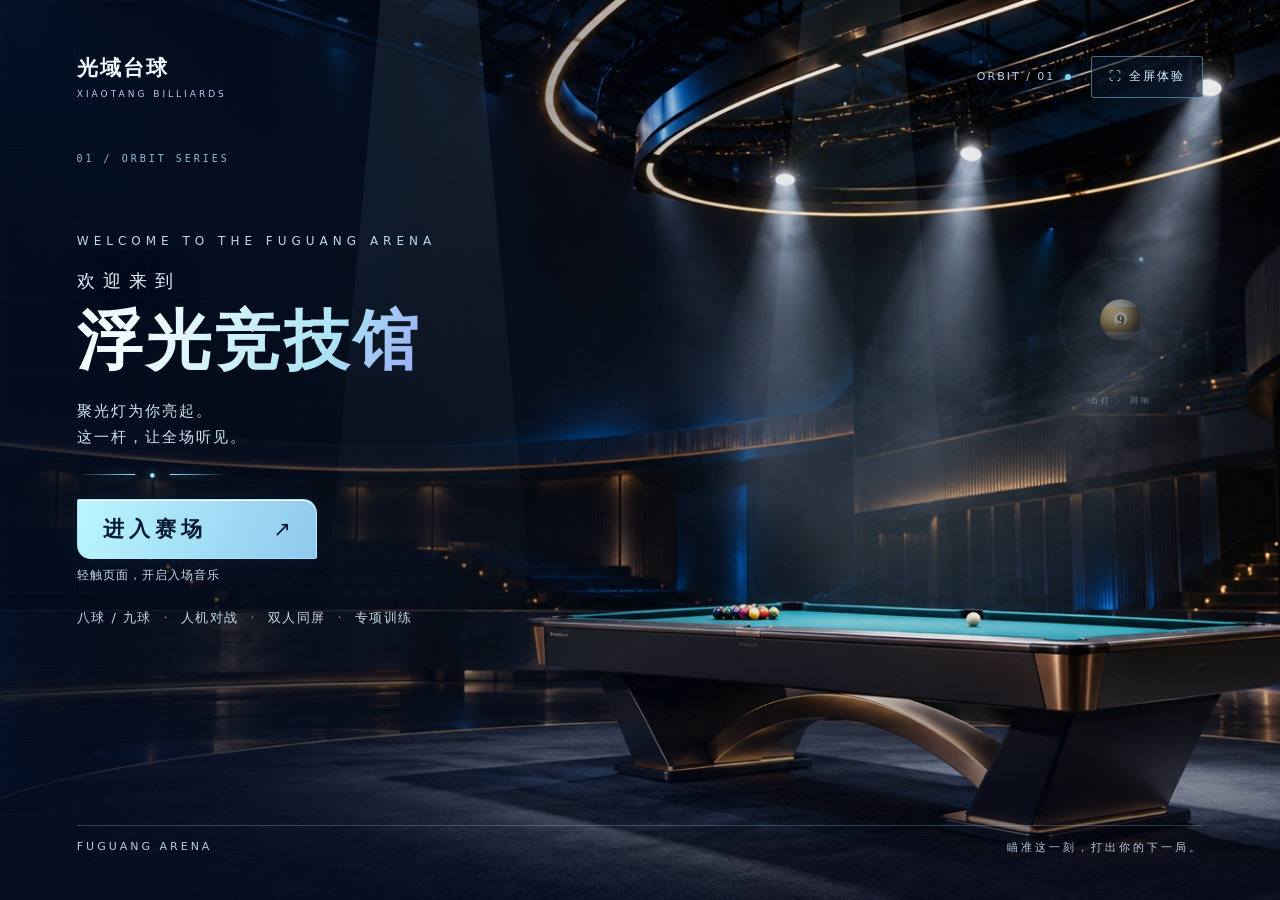
<file: index.html>
<!doctype html>
<html lang="zh-CN">
<head>
  <meta charset="utf-8">
  <meta name="viewport" content="width=device-width, initial-scale=1, viewport-fit=cover">
  <meta http-equiv="Content-Security-Policy" content="default-src 'self'; script-src 'self' 'unsafe-inline'; style-src 'self' 'unsafe-inline'; img-src 'self' data:; media-src 'self' data: blob:; connect-src 'self' data:; object-src 'none'; base-uri 'none'; form-action 'none'">
  <meta name="referrer" content="no-referrer">
  <meta name="theme-color" content="#050a18">
  <meta name="description" content="光域台球浮光竞技馆，支持八球、九球、人机对战、专项训练与双人同屏。">
  <link rel="icon" href="data:image/svg+xml,%3Csvg xmlns='http://www.w3.org/2000/svg' viewBox='0 0 32 32'%3E%3Ccircle cx='16' cy='16' r='15' fill='%23121a20'/%3E%3Ccircle cx='16' cy='16' r='7' fill='white'/%3E%3Ctext x='16' y='20' text-anchor='middle' font-size='12'%3E8%3C/text%3E%3C/svg%3E">
  <link rel="preload" href="./assets/fuguang-arena.jpg" as="image">
  <title>光域台球 · 浮光竞技馆</title>
  <link rel="preload" href="./site.css?v=20261014-aim-pocket-v2" as="style">
<link id="siteStyle" rel="stylesheet" href="./site.css?v=20261014-aim-pocket-v2" media="print" onload="this.media='all';window.PoolStartup?.ready('styles')" onerror="this.dataset.failed='true';window.PoolStartup?.styleFailed()">
  <!-- CRITICAL_STYLE_START -->
  <style>/* Always show a landscape game; no orientation gate or blocked controls. */
#mobile-pool-preview.phone-landscape{position:relative!important;width:100%!important;height:var(--phone-height)!important;min-height:0!important;overflow:hidden!important;padding:0!important}
#mobile-pool-preview.phone-landscape .mobile-game-surface{position:relative!important;width:100%!important;height:100%!important;transform:none!important;padding:env(safe-area-inset-top,0px) env(safe-area-inset-right,0px) env(safe-area-inset-bottom,0px) env(safe-area-inset-left,0px)}
#mobile-pool-preview.phone-landscape.is-landscape .mobile-game-surface{width:var(--landscape-width)!important;height:var(--landscape-height)!important;transform-origin:top left!important;transform:translateX(var(--landscape-height)) rotate(90deg)!important}
#mobile-pool-preview.phone-landscape .app{display:flex!important;flex-direction:column!important;height:100%!important;min-height:0!important;overflow:hidden!important}
#mobile-pool-preview.phone-landscape .topbar{position:relative!important;flex:0 0 44px!important;min-height:44px!important;height:44px!important;padding:2px 8px!important}
#mobile-pool-preview.phone-landscape .brand{display:none!important}
#mobile-pool-preview.phone-landscape .top-actions{display:flex!important;width:100%!important;justify-content:space-between!important;flex-wrap:nowrap!important}
#mobile-pool-preview.phone-landscape .layout{display:grid!important;flex:1!important;height:auto!important;min-height:0!important;grid-template-columns:52px minmax(0,1fr) 84px!important;grid-template-rows:minmax(0,1fr)!important;gap:0!important;padding:0!important}
#mobile-pool-preview.phone-landscape .layout>.cue-meter{grid-column:1!important;grid-row:1!important;width:52px!important;height:100%!important;min-height:0!important;padding:2px!important}
#mobile-pool-preview.phone-landscape .cue-track{width:44px!important;height:100%!important}
#mobile-pool-preview.phone-landscape .arena{grid-column:2!important;grid-row:1!important;display:flex!important;flex-direction:column!important;min-height:0!important}
#mobile-pool-preview.phone-landscape .layout>.controls{grid-column:3!important;grid-row:1!important;display:block!important;min-width:0!important;width:auto!important;min-height:0!important;height:100%!important;padding:4px!important;overflow-y:auto!important}
#mobile-pool-preview.phone-landscape .stroke-controls{display:block!important}
#mobile-pool-preview.phone-landscape .stroke-controls>*{width:100%!important;margin:0 0 6px!important;min-width:0!important}
#mobile-pool-preview.phone-landscape .scorebar{position:relative!important;inset:auto!important;flex:0 0 28px!important;height:28px!important;padding:0 3px!important}
#mobile-pool-preview.phone-landscape .table-wrap{display:flex!important;flex:1!important;min-height:0!important;align-items:center!important;justify-content:center!important;padding:0!important}
#mobile-pool-preview.phone-landscape #game{width:100%!important;height:auto!important;max-width:100%!important;max-height:100%!important;object-fit:contain!important}
#mobile-pool-preview.phone-landscape .status{position:relative!important;inset:auto!important;flex:0 0 22px!important;min-height:22px!important;max-height:22px!important;padding:2px 4px!important;font-size:11px!important;white-space:nowrap!important;overflow:auto!important}
#mobile-pool-preview.phone-landscape .angle-head,#mobile-pool-preview.phone-landscape .control-line{flex-direction:column!important;align-items:flex-start!important;gap:2px!important}
#mobile-pool-preview.phone-landscape .angle-head b,#mobile-pool-preview.phone-landscape .power-group b{font-size:12px!important}
#mobile-pool-preview.phone-landscape .spin-group{display:flex!important;flex-direction:column!important;align-items:center!important;border:0!important;padding:0!important;gap:4px!important}
#mobile-pool-preview.phone-landscape .spin-pad{width:52px!important;height:52px!important}
#mobile-pool-preview.phone-landscape button,#mobile-pool-preview.phone-landscape #power{min-height:44px!important}
#mobile-pool-preview.phone-landscape .shoot,#mobile-pool-preview.phone-landscape .small-button{font-size:12px!important;padding:4px!important;letter-spacing:0!important}
#mobile-pool-preview.phone-landscape .practice-actions{display:flex!important;flex-direction:column!important;gap:4px!important}
#mobile-pool-preview.phone-landscape .control-head,#mobile-pool-preview.phone-landscape .tip,#mobile-pool-preview.phone-landscape .spec,#mobile-pool-preview.phone-landscape footer,#mobile-pool-preview.phone-landscape .angle-foot,#mobile-pool-preview.phone-landscape .power-ends,#mobile-pool-preview.phone-landscape .shoot span{display:none!important}
#mobile-pool-preview.phone-landscape .overlay{height:100%!important;max-height:100%!important;min-height:0!important;padding:48px 12px 8px!important;overflow:auto!important}
#mobile-pool-preview.phone-landscape .setup-shell{width:min(100%,720px)!important;max-height:none!important;padding:12px 20px!important}
#mobile-pool-preview.phone-landscape .setup-step h1{font-size:26px!important;margin:8px 0!important}
#mobile-pool-preview.phone-landscape .setup-step>p{font-size:12px!important;margin:0 0 12px!important}
#mobile-pool-preview.phone-landscape .setup-progress{margin-bottom:12px!important}
#mobile-pool-preview.phone-landscape .setup-grid-three{grid-template-columns:repeat(3,minmax(0,1fr))!important}
#mobile-pool-preview.phone-landscape .setup-grid-two{grid-template-columns:repeat(2,minmax(0,1fr))!important}
#mobile-pool-preview.phone-landscape .setup-grid>button{display:block!important;min-height:96px!important;padding:10px!important}
#mobile-pool-preview.phone-landscape .setup-grid>button b{font-size:15px!important;margin:8px 0 0!important}
#mobile-pool-preview.phone-landscape .setup-grid>button small{font-size:11px!important;margin:4px 0 0!important}
#mobile-pool-preview.phone-landscape #startOverlay{padding:0!important;overflow:hidden!important}
#mobile-pool-preview.phone-landscape .welcome-copy{inset:0 auto 0 0!important;top:0!important;width:48%!important;left:0!important;padding:20px 0 28px 5%!important;align-items:flex-start!important;text-align:left!important}
#mobile-pool-preview.phone-landscape #welcomeTitle{font-size:clamp(34px,calc(var(--landscape-width,100vw) * .056),58px)!important;line-height:1.06!important;letter-spacing:3px!important}
#mobile-pool-preview.phone-landscape .welcome-eyebrow{font-size:8px!important;margin-bottom:10px!important}
#mobile-pool-preview.phone-landscape .welcome-description{font-size:11px!important;margin:10px 0 12px!important}
#mobile-pool-preview.phone-landscape .welcome-modes{font-size:9px!important;margin-top:8px!important}
#mobile-pool-preview.phone-landscape .welcome-top{top:5%!important}
#mobile-pool-preview.phone-landscape .welcome-bottom{font-size:8px!important;bottom:3%!important;padding-top:8px!important}
#mobile-pool-preview.phone-landscape #resultOverlay{padding:12px!important;align-items:center!important}
#mobile-pool-preview.phone-landscape .result-card{padding:12px 24px!important;max-width:600px!important}
#mobile-pool-preview.phone-landscape .result-top{padding-bottom:8px!important}
#mobile-pool-preview.phone-landscape .result-kicker{margin:10px 0 6px!important}
#mobile-pool-preview.phone-landscape #resultTitle{font-size:24px!important}
#mobile-pool-preview.phone-landscape .result-reason{margin:6px 0 10px!important}
#mobile-pool-preview.phone-landscape .result-player>b{font-size:42px!important;margin:2px 0 4px!important}
#mobile-pool-preview.phone-landscape .result-note{margin:10px 0!important}
@media (max-height:340px){#mobile-pool-preview.phone-landscape .welcome-description,#mobile-pool-preview.phone-landscape .welcome-eyebrow{display:none!important}}

#mobile-pool-preview.phone-landscape #startOverlay .welcome-enter{font-size:18px!important;min-width:218px!important;min-height:48px!important}
#mobile-pool-preview.phone-landscape #welcomeTitle small{font-size:13px!important;margin-bottom:8px!important;letter-spacing:6px!important}
#mobile-pool-preview.phone-landscape .welcome-orbit{width:88px;height:88px;top:54%}
#mobile-pool-preview.phone-landscape .welcome-copy .welcome-description{font-size:11px!important;line-height:1.4!important;margin:10px 0 0!important}

/* Critical launch scene renders before any external stylesheet arrives. */
html,body{margin:0;background:#040b17;color:#e7f7ff;font-family:system-ui,"PingFang SC","Microsoft YaHei",sans-serif}
.overlay.hidden,[hidden]{display:none!important}
#mobile-pool-preview .boot{position:fixed;inset:0;z-index:300;display:flex!important;flex-direction:column;align-items:center;justify-content:center;box-sizing:border-box;width:100%;height:100%;overflow:hidden;padding:36px 8%;background:radial-gradient(ellipse at 60% 35%,#143749 0,#081622 43%,#030813 90%);transition:opacity .5s,visibility .5s;color:#dff6ff}
#mobile-pool-preview .boot:before{content:"";position:absolute;inset:0;background-image:radial-gradient(circle,#c2f5ff8a 1px,transparent 1.5px),radial-gradient(circle,#cdf6ff44 1px,transparent 2px);background-size:109px 83px,167px 131px;background-position:22px 33px,73px 21px;opacity:.34;pointer-events:none;mask-image:linear-gradient(transparent,#000,transparent)}
#mobile-pool-preview .boot:after{display:none}
#mobile-pool-preview .boot.done{opacity:0;visibility:hidden;pointer-events:none}
.flight-top{position:absolute;top:6%;left:6%;right:6%;display:flex;justify-content:space-between;font-size:10px;letter-spacing:3px;color:#87b8cc}
.flight-copy{position:relative;text-align:center}.flight-copy p{font-size:14px;letter-spacing:5px;color:#a3d5da;margin:0 0 14px}.flight-copy h1{font-size:clamp(36px,5vw,64px);font-weight:700;letter-spacing:8px;margin:0 0 13px}.flight-copy>span{font-size:13px;color:#7eabbf}
.flight-route{position:relative;width:min(760px,90%);height:180px;margin:16px 0 4px;isolation:isolate}
.flight-grid{position:absolute;inset:10px 0;background:linear-gradient(transparent 49%,#8df4e414 50%,transparent 51%);border:1px solid #70bcc415;border-radius:50%;transform:perspective(300px) rotateX(65deg);opacity:.9}
.flight-trajectory{position:absolute;top:91px;left:32px;right:32px;border-top:1px dashed #71acc455}.flight-trajectory span{position:absolute;top:-1px;left:0;height:2px;width:5%;background:linear-gradient(90deg,#20527a,#83f4dc);box-shadow:0 0 14px #9affec;transition:width .6s cubic-bezier(.2,.8,.2,1)}
.flight-stop{position:absolute;left:32px;right:32px;top:115px;display:flex;justify-content:space-between;padding-left:23%;color:#5e859c;font-size:10px;letter-spacing:2px}
.flight-stop span:before{content:'·';display:block;text-align:center;color:#90e4dc;margin-top:-18px;margin-bottom:9px}
.flight-rocket{position:absolute;top:45px;left:calc(8px + (100% - 100px)*var(--flight,.05));width:100px;height:72px;transition:left .65s cubic-bezier(.2,.8,.2,1);filter:drop-shadow(0 7px 17px #66ebef33)}
.flight-rocket svg{position:relative;z-index:2;width:100%;height:100%;animation:rocket-bob 1.7s ease-in-out infinite}
.rocket-plume{position:absolute;right:75%;top:28px;width:68px;height:15px;border-radius:100% 0 0 100%;background:linear-gradient(90deg,transparent,#43c0fa88 32%,#8cffe9 72%,#fff8cf);filter:blur(1px);transform-origin:right center;animation:rocket-fire .2s ease-in-out infinite alternate}
.flight-destination{position:absolute;right:-4px;top:57px;display:flex;align-items:center;flex-direction:column;color:#e6cf9e;opacity:.7}.flight-destination span{font-size:42px;line-height:1;text-shadow:0 0 22px #e8d5a955}.flight-destination small{font-size:8px;letter-spacing:2px;margin-top:9px}
.flight-bottom{width:min(660px,80%);display:flex;align-items:center;justify-content:space-between;border-top:1px solid #789cb633;padding-top:17px;font-size:12px;letter-spacing:2px;color:#8badc1}.flight-bottom b{color:#c5fff0;font-size:28px;letter-spacing:-1px;margin-left:14px;font-variant-numeric:tabular-nums;font-weight:500}
#mobile-pool-preview .boot button{color:#bbdce7;background:transparent;border:1px solid #8accd536;border-radius:30px;min-height:44px;padding:8px 19px;font-size:12px;margin:0;letter-spacing:1px}
.flight-help{font-size:11px;color:#789aad;margin:15px 0 0;letter-spacing:1px;text-align:center}.boot.arrived .flight-destination{opacity:1}.boot.arrived .rocket-plume{background:linear-gradient(90deg,transparent,#8ffff188,#fff8cf);width:90px}
@keyframes rocket-bob{0%,100%{transform:translateY(-2px)}50%{transform:translateY(2px)}}
@keyframes rocket-fire{from{transform:scaleX(.78);opacity:.72}to{transform:scaleX(1.1);opacity:1}}
#mobile-pool-preview.phone-landscape .boot{position:absolute;padding:20px 7%}
#mobile-pool-preview.phone-landscape .flight-top{top:5%;font-size:8px;letter-spacing:2px}
#mobile-pool-preview.phone-landscape .flight-copy h1{font-size:34px;letter-spacing:5px;margin-bottom:8px}
#mobile-pool-preview.phone-landscape .flight-copy p{font-size:11px;margin-bottom:8px;letter-spacing:3px}
#mobile-pool-preview.phone-landscape .flight-copy>span{font-size:10px}
#mobile-pool-preview.phone-landscape .flight-route{height:119px;margin:0;width:84%}
#mobile-pool-preview.phone-landscape .flight-rocket{top:22px;width:90px;height:65px}
#mobile-pool-preview.phone-landscape .flight-trajectory{top:66px}
#mobile-pool-preview.phone-landscape .flight-stop{top:90px}
#mobile-pool-preview.phone-landscape .flight-destination{top:32px}
#mobile-pool-preview.phone-landscape .flight-bottom{padding-top:9px;font-size:10px}
#mobile-pool-preview.phone-landscape .flight-bottom b{font-size:23px}
#mobile-pool-preview.phone-landscape .flight-help{margin:8px 0 0;font-size:9px}
@media(prefers-reduced-motion:reduce){.flight-rocket,.flight-trajectory span,.flight-rocket svg,.rocket-plume{animation:none!important;transition:none!important}}

/* Match surfaces stay quiet: no ornamental animation behind a moving rack. */
#mobile-pool-preview[data-screen="match"] .welcome-fx,
#mobile-pool-preview[data-screen="match"] .welcome-enter:before{animation-play-state:paused!important}
#mobile-pool-preview .table-wrap{contain:layout paint}
#mobile-pool-preview .table-wrap canvas{touch-action:none;image-rendering:auto;filter:none}
#mobile-pool-preview .angle-ruler,#mobile-pool-preview .cue-meter{touch-action:none}

/* A real venue, a few pool details, and a small departure line. */
#mobile-pool-preview .boot{align-items:flex-start;justify-content:flex-end;padding:6% 7%;background:#071018;isolation:isolate}
#mobile-pool-preview .boot:before{display:none}
.boot-arena{position:absolute;inset:0;width:100%;height:100%;object-fit:cover;object-position:60% 50%;z-index:-4}
.boot-shade{position:absolute;inset:0;background:linear-gradient(90deg,#040b13f5 0%,#040b13c2 35%,#040b1310 75%),linear-gradient(0deg,#040b13ef,transparent 55%);z-index:-3}
.boot-light{position:absolute;inset:0;background:linear-gradient(115deg,transparent 44%,#dfc28c0e 55%,transparent 68%);z-index:-2;animation:pool-lamp 5s ease-in-out infinite alternate;pointer-events:none}
.boot-session{position:absolute;top:23%;left:7%;width:40%}.boot-kicker{color:#c6af83;font-size:12px;letter-spacing:4px}
.boot-session h2{font-size:clamp(30px,4.2vw,60px);font-weight:600;letter-spacing:1px;line-height:1.3;margin:18px 0;color:#f4f1e8}
.boot-session p{color:#9ca8ac;font-size:14px;line-height:1.6}
#mobile-pool-preview .boot .flight-top{top:7%;left:7%;right:7%;color:#afb5b5;letter-spacing:2px}
#mobile-pool-preview .boot .flight-top span:last-child{font-size:0}
#mobile-pool-preview .boot .flight-top span:last-child:after{content:"浮光竞技馆";font-size:11px;letter-spacing:3px}
#mobile-pool-preview .boot .flight-copy{width:42%;text-align:left;margin:0 0 10px}
#mobile-pool-preview .boot .flight-copy p,#mobile-pool-preview .boot .flight-copy h1{display:none}
#mobile-pool-preview .boot .flight-copy>span{color:#cbd2d1;font-size:12px}
#mobile-pool-preview .boot .flight-route{width:42%;height:34px;margin:0 0 15px}
#mobile-pool-preview .boot .flight-grid,#mobile-pool-preview .boot .flight-stop,#mobile-pool-preview .boot .flight-destination{display:none}
#mobile-pool-preview .boot .flight-trajectory{top:19px;left:0;right:0;border-top:1px solid #b4b4a538}
#mobile-pool-preview .boot .flight-trajectory span{background:linear-gradient(90deg,#ad8d50,#e1c995);box-shadow:none;transition:width .4s ease}
#mobile-pool-preview .boot .flight-rocket{top:1px;width:38px;height:27px;left:calc((100% - 38px)*var(--flight,.05));filter:none;transition:left .4s ease}
#mobile-pool-preview .boot .flight-rocket svg{animation:none}
#mobile-pool-preview .boot .rocket-plume{width:18px;height:3px;top:13px;background:linear-gradient(90deg,transparent,#e1c995);filter:none;animation:none}
#mobile-pool-preview .boot .flight-bottom{width:42%;border:0;padding:0;color:#899699;letter-spacing:0}
#mobile-pool-preview .boot .flight-bottom b{color:#e0c795;font-size:24px}
#mobile-pool-preview .boot button{border-radius:5px;letter-spacing:0;color:#e3ddcf;border-color:#bba47855;padding:7px 14px;background:#0b141b55}
#mobile-pool-preview .boot .flight-help{width:42%;text-align:left;letter-spacing:0;color:#7c8b93;font-size:10px;margin-top:16px}
.boot-stages{position:absolute;bottom:7%;left:57%;right:7%;display:flex;gap:20px;font-size:11px;color:#7b8b90;white-space:nowrap}
.boot-stages .complete{color:#c7ae7b}.boot-stages .current{color:#f0e6d1}
.boot-stages span{border-top:1px solid #9caaad33;padding-top:13px;flex:1}.boot-stages .complete{border-color:#c7ae7b77}
.boot-ball-detail{position:absolute;right:12%;bottom:24%;width:220px;height:80px;opacity:.88}
.boot-ball{position:absolute;bottom:0;display:grid;place-items:center;width:54px;height:54px;border-radius:50%;font:bold 21px Georgia,serif;color:white;box-shadow:inset -12px -14px 20px #000b,0 12px 13px #0008;animation:pool-settle 1.4s ease-out both}
.boot-ball:after{content:"";position:absolute;left:11px;top:8px;width:19px;height:4px;border-radius:2px;background:#ffffffa6;transform:rotate(-24deg)}
.boot-ball.b1{left:10px;background:radial-gradient(circle at 30% 25%,#ffdf75,#ba7b13);animation-delay:.05s}
.boot-ball.b9{left:66px;bottom:18px;background:linear-gradient(#f2eee2 0 26%,#d2a12e 27% 73%,#e7e1d6 74%);color:#222;animation-delay:.2s}
.boot-ball.b8{left:124px;background:radial-gradient(circle at 30% 25%,#4b5058,#070b10);animation-delay:.35s}
.boot-cue{position:absolute;left:-8px;bottom:-18px;width:240px;height:5px;background:linear-gradient(90deg,#487f89 0 2%,#e8e0c9 2% 5%,#d7b782 5% 68%,#22272e 68%);transform:rotate(-8deg);border-radius:2px;box-shadow:0 7px 10px #0008}
@keyframes pool-settle{from{transform:translateX(50px) rotate(90deg);opacity:0}to{transform:translateX(0) rotate(0);opacity:1}}
@keyframes pool-lamp{from{opacity:.4}to{opacity:1}}
#mobile-pool-preview.phone-landscape .boot{padding:5% 7%}
#mobile-pool-preview.phone-landscape .boot-session{top:18%}
#mobile-pool-preview.phone-landscape .boot-session h2{font-size:30px;margin:10px 0}
#mobile-pool-preview.phone-landscape .boot-session p{font-size:10px;margin:6px 0}
#mobile-pool-preview.phone-landscape .boot .flight-copy>span{font-size:10px}
#mobile-pool-preview.phone-landscape .boot .flight-route{height:25px;margin-bottom:4px}
#mobile-pool-preview.phone-landscape .boot .flight-bottom b{font-size:20px}
#mobile-pool-preview.phone-landscape .boot .flight-help{font-size:8px;margin-top:8px}
#mobile-pool-preview.phone-landscape .boot-ball-detail{transform:scale(.7);transform-origin:right bottom;bottom:28%;right:10%}
#mobile-pool-preview.phone-landscape .boot-stages{gap:8px;font-size:8px;bottom:8%}
#mobile-pool-preview.phone-landscape .boot-stages span{padding-top:7px}
@media(max-width:600px) and (orientation:portrait){.boot-session{top:18%;width:80%}.boot-session h2{font-size:38px}.boot-ball-detail{bottom:38%}.boot-stages{bottom:30%;left:7%}#mobile-pool-preview .boot .flight-copy,#mobile-pool-preview .boot .flight-route,#mobile-pool-preview .boot .flight-bottom,#mobile-pool-preview .boot .flight-help{width:100%}}
@media(prefers-reduced-motion:reduce){.boot-light,.boot-ball{animation:none!important}}
</style>
  <!-- CRITICAL_STYLE_END -->
</head>
<body id="mobile-pool-preview" data-screen="welcome">
<audio id="entryMusic" src="./sounds/xiaotang-intro.mp3" autoplay loop preload="auto" playsinline hidden></audio>
  <div class="mobile-game-surface">
  <div class="boot" id="boot" aria-label="正在启动光域台球浮光竞技馆">
    <img class="boot-arena" src="./assets/fuguang-arena.jpg" alt="" aria-hidden="true">
    <div class="boot-shade" aria-hidden="true"></div>
    <div class="boot-light" aria-hidden="true"></div>
    <div class="boot-session"><span class="boot-kicker">球台准备中</span><h2>灯亮了。<br>下一杆，你来。</h2><p>摆好球，留一个安静的开局。</p></div>
    <div class="boot-ball-detail" aria-hidden="true"><i class="boot-ball b1">1</i><i class="boot-ball b9">9</i><i class="boot-ball b8">8</i><span class="boot-cue"></span></div>
    <div class="boot-stages" aria-label="准备步骤"><span id="bootStageEngine">01 摆好球</span><span id="bootStageStyles">02 灯光就位</span><span id="bootStageReady">03 准备开局</span></div>
    <div class="flight-top"><span>光域台球 / FUGUANG</span><span>FLIGHT TO THE ARENA</span></div>
    <div class="flight-copy"><p>浮光竞技馆</p><h1>准备开局。</h1><span id="bootStatus">正在连接赛场</span></div>
    <div class="flight-route" role="progressbar" aria-label="赛场启动进度" aria-valuemin="0" aria-valuemax="100" aria-valuenow="0" id="bootTrack">
      <div class="flight-grid" aria-hidden="true"></div><div class="flight-trajectory"><span id="bootProgress"></span></div>
      <div class="flight-stop" aria-hidden="true"><span>25</span><span>50</span><span>75</span><span>100</span></div>
      <div class="flight-rocket" id="bootRocket" aria-hidden="true"><span class="rocket-plume"></span><svg viewBox="0 0 100 72"><defs><linearGradient id="rocketBody" x1="0" y1="0" x2="0" y2="1"><stop stop-color="#ffffff"/><stop offset=".48" stop-color="#b4e8f0"/><stop offset="1" stop-color="#528594"/></linearGradient><linearGradient id="rocketFin"><stop stop-color="#88ecdf"/><stop offset="1" stop-color="#2285ba"/></linearGradient></defs><path d="M31 26L22 9Q48 5 58 22M31 46L22 63Q48 67 58 50" fill="url(#rocketFin)"/><path d="M18 25L29 29V43L18 47Z" fill="#7f9da9"/><path d="M25 26Q60 11 91 36Q60 61 25 46Z" fill="url(#rocketBody)"/><path d="M73 25Q84 29 91 36Q84 43 73 47Z" fill="#d9fbf3"/><circle cx="54" cy="36" r="10" fill="#163947" stroke="#e8fffd" stroke-width="3"/><circle cx="54" cy="36" r="6" fill="#71d7f1"/><path d="M30 29L63 25" stroke="#ffffff" stroke-opacity=".6" stroke-width="2"/></svg></div>
      <div class="flight-destination" aria-hidden="true"><span>✦</span><small>ARENA</small></div>
    </div>
    <div class="flight-bottom"><span>启航进度 <b id="bootPercent">0%</b></span><button id="skipBoot" type="button">继续等待</button></div>
    <p class="flight-help" id="bootHelp" role="status">音乐与背景加载不会阻止你进入赛场</p>

  </div>
  <div class="app">
    <header class="topbar" id="previewTopbar">
      <div class="brand"><span class="brand-mark">●</span><div><strong>光域台球</strong><small>FUGUANG ARENA</small></div></div>
      <div class="top-actions"><button id="rulesBtn" class="quiet" type="button">规则</button><button id="backBtn" class="quiet" type="button" aria-label="返回上一个选择页面">← 返回</button><button id="fullBtn" class="quiet" type="button" aria-label="全屏预览游戏" aria-pressed="false">全屏 ⛶</button></div>
    <span id="fullscreenFeedback" role="status" aria-live="polite" hidden></span>
    </header>
    <main class="layout">
        <div class="cue-meter" id="cueMeter" role="slider" aria-label="拉动球杆控制击球力度" aria-valuemin="5" aria-valuemax="100" aria-valuenow="56" tabindex="0"><div class="cue-track"><div class="cue-power" id="cuePower"></div><div class="cue-stick-vertical" id="cueStick"><span class="cue-tip"></span><span class="cue-inlay"></span></div><span class="cue-bottom">弧影 01 · 小头杆<br>下拉蓄力</span></div></div>
      <section class="arena" aria-label="台球桌">
        <div class="scorebar"><div class="player active" id="player0"><span class="player-number">01</span><div><b>玩家 1</b><small id="group0">待分组</small></div><span id="score0" class="score">0</span></div><div class="game-label"><span id="modeLabel">八球</span><small id="turnLabel">准备开球</small></div><div class="player" id="player1"><span class="player-number">02</span><div><b id="player2Name">玩家 2</b><small id="group1">待分组</small></div><span id="score1" class="score">0</span></div></div>
        <div class="table-wrap"><canvas id="game" width="1400" height="790" aria-label="台球游戏画面"></canvas></div>
        <div class="status"><span class="status-dot"></span><span id="statusText">选择八球或九球开始</span></div>
      </section>
      <aside class="controls">
<div class="stroke-controls">
        <div class="control-head"><span>击球控制台</span><small>点按选方向 · 滑动调角度</small></div>
        <div class="angle-panel"><div class="angle-head"><span>精密瞄准</span><b id="angleReadout">0.0000°</b></div><div id="angleRuler" class="angle-ruler" role="slider" aria-label="横向拖动刻度尺调整瞄准角" aria-valuemin="-180" aria-valuemax="180" aria-valuenow="0" tabindex="0"><span class="angle-ticks"></span><span class="angle-needle"></span></div><div class="angle-foot"><span>逆时针</span><span id="rulerScale">小格 0.02° · 拖动 0.002°/像素</span><span>顺时针</span></div></div>
<div class="spin-group"><div><span>击球点</span><small id="strokeReadout" aria-live="polite">中杆</small></div><button class="spin-pad" id="spinPad" type="button" aria-label="放大白球选择杆法和加塞" aria-haspopup="dialog"><span class="spin-cross"></span><span id="spinDot" class="spin-dot"></span></button><button id="resetSpin" type="button" class="small-button">居中</button></div>
        <div class="power-group"><div class="control-line"><span>出杆力度</span><b id="powerReadout">56%</b></div><input id="power" type="range" min="5" max="100" value="56" aria-label="击球力度"><div class="power-ends"><span>轻推</span><span>强力</span></div></div>
        <button id="placeCueBtn" class="place-cue" type="button" hidden>确认白球位置</button>
        <button id="shootBtn" class="shoot" type="button">击 球 <span>→</span></button>
        <div class="practice-actions"><button id="practiceBtn" class="quiet" type="button">专项练球</button><button id="repeatPractice" class="quiet" type="button" hidden>重摆本球</button></div>
        <div class="tip" id="tipText">点按选方向，拖动精调；拉动球杆松手击球，或调节力度后点击击球。</div>
        <div class="spec"><span>球台参数</span><small>球径 63.01 mm · 六袋入口均约 110.5 mm</small></div>

</div>
</aside>
    </main>
    <footer>桌面：拖动瞄准 / 拖动刻度尺精调 / 拉杆击球 · ← → 每次 0.001° · 辅助线碰库即止 · 空格击球 · F 全屏　/　平板：拖动瞄准 / 刻度尺精调 / 拉杆击球</footer>
  </div>
  <section class="overlay start-overlay arena-welcome" id="startOverlay" aria-labelledby="welcomeTitle">
    <img class="welcome-photo" src="./assets/fuguang-arena.jpg" alt="原创浮光竞技馆，冷色聚光灯下的空场" fetchpriority="high">
    <div class="welcome-grid" aria-hidden="true"></div>
    <div class="welcome-shade" aria-hidden="true"></div>
    <div class="welcome-atmosphere" aria-hidden="true">
      <i class="welcome-beam beam-left"></i><i class="welcome-beam beam-right"></i>
      <div class="welcome-orbit orbit-left"><span class="orbit-ring"></span><span class="welcome-ball ball-eight">8</span><span class="orbit-caption">瞄准 · 专注</span></div>
      <div class="welcome-orbit orbit-right"><span class="orbit-ring"></span><span class="welcome-ball ball-nine">9</span><span class="orbit-caption">击打 · 回响</span></div>
      <div class="welcome-dust"><i></i><i></i><i></i><i></i><i></i><i></i><i></i><i></i><i></i><i></i></div>
    </div>
    <div class="welcome-top"><span class="welcome-brand">光域台球 <small>XIAOTANG BILLIARDS</small></span><div class="welcome-tools"><span class="welcome-tag">ORBIT / 01 <i></i></span><button id="welcomeFullscreen" class="welcome-fullscreen" type="button" aria-label="欢迎页全屏" aria-pressed="false">⛶ 全屏体验</button></div></div>
    <div class="welcome-copy"><p class="welcome-eyebrow">WELCOME TO THE FUGUANG ARENA</p>
      <h1 id="welcomeTitle"><small>欢迎来到</small><span>浮光竞技馆</span></h1>
      <p class="welcome-description">聚光灯为你亮起。<br>这一杆，让全场听见。</p>
      <div class="welcome-divider" aria-hidden="true"><i></i><span>●</span><i></i></div>
      <button id="startBtn" class="welcome-enter" type="button">进入赛场 <span>↗</span></button>
      <p id="welcomeFullStatus" class="welcome-fullscreen-note" role="status" hidden></p>
      <p id="introStatus" class="intro-status" role="status" hidden></p>
      <div class="welcome-modes">八球 / 九球 <span>·</span> 人机对战 <span>·</span> 双人同屏 <span>·</span> 专项训练</div>
    </div>
    <div class="welcome-bottom"><span>FUGUANG ARENA</span><span>瞄准这一刻，打出你的下一局。</span></div>
  </section>
  <div class="overlay hidden" id="menuOverlay"><div class="menu-card setup-shell">
    <div class="setup-progress" aria-label="开始流程"><span class="active" data-progress="mode">01 对战</span><span data-progress="rules">02 玩法</span><span data-progress="difficulty">03 难度</span></div>
    <section class="setup-step" id="setupMode"><button class="setup-back" type="button" data-setup-back="welcome">返回</button><div class="eyebrow">CHOOSE MATCH</div><h1>请选择<br><em>对战模式</em></h1><p>选择这一局的进入方式，下一步再选择八球或九球。</p><div class="setup-grid setup-grid-three"><button type="button" data-flow-mode="ai"><span class="setup-icon">AI</span><b>人机对战</b><small>挑战三档智能对手</small></button><button type="button" data-flow-mode="practice"><span class="setup-icon">练</span><b>专项训练</b><small>反复练习同一条球路</small></button><button type="button" data-flow-mode="local"><span class="setup-icon">2P</span><b>双人同屏</b><small>两位玩家轮流出杆</small></button></div></section>
    <section class="setup-step hidden" id="setupRules"><button class="setup-back" type="button" data-setup-back="mode">返回</button><div class="eyebrow">CHOOSE RULESET</div><h1>选择玩法</h1><p id="setupRulesHint">选择八球或九球。</p><div class="setup-grid setup-grid-two"><button type="button" data-flow-rules="eight"><span class="mode-ball black">8</span><b>八球</b><small>先清空己方球，再打进黑八</small></button><button type="button" data-flow-rules="nine"><span class="mode-ball yellow">9</span><b>九球</b><small>依次先碰当前最小号球</small></button></div></section>
    <section class="setup-step hidden" id="setupDifficulty"><button class="setup-back" type="button" data-setup-back="rules">返回</button><div class="eyebrow">CHOOSE DIFFICULTY</div><h1>选择难度</h1><p>难度只用于人机对战。</p><div class="setup-grid setup-grid-three difficulty-cards"><button type="button" data-flow-difficulty="easy"><span class="difficulty-number">40%</span><b>普通</b><small>适合熟悉操作</small></button><button type="button" data-flow-difficulty="normal"><span class="difficulty-number">60%</span><b>进阶</b><small>更稳定的进攻选择</small></button><button type="button" data-flow-difficulty="hard"><span class="difficulty-number">PRO</span><b>大师</b><small>规划杆法与下一球</small></button></div></section>
  </div></div>
  <div class="overlay hidden" id="practiceOverlay"><div class="menu-card practice-card"><button id="closePractice" class="close" type="button" aria-label="关闭练球菜单">×</button><button id="backPractice" class="setup-back" type="button">返回</button><div class="eyebrow">PRACTICE TABLE</div><h2>选择专项训练</h2><p><span id="practiceRulesetLabel">九球规则</span> · 同一球位反复出杆，调整力度和击球点，观察真实落点。</p><div class="practice-grid"><button class="quiet" type="button" data-practice="pocket"><b>慢球进袋</b><small>18% 轻推 · 检查中袋</small></button><button class="quiet" type="button" data-practice="draw"><b>低杆拉回</b><small>70% 力度 · 白球回退</small></button><button class="quiet" type="button" data-practice="follow"><b>高杆跟进</b><small>相同球位 · 对比低杆</small></button><button class="quiet" type="button" data-practice="english"><b>加塞碰库</b><small>左右塞 · 对比反弹方向</small></button></div></div></div>
  <section class="overlay hidden" id="spinOverlay" role="dialog" aria-modal="true" aria-labelledby="spinEditorTitle">
    <div class="spin-editor-card">
      <button id="closeSpinEditor" class="spin-editor-close" type="button" aria-label="取消杆法选择">×</button>
      <h2 id="spinEditorTitle">选择击球点</h2><p class="spin-editor-hint">点选或拖动白球，微调杆法与加塞</p>
      <div class="spin-editor-field"><span class="spin-label spin-high">高杆</span><span class="spin-label spin-low">低杆</span><span class="spin-label spin-left">左塞</span><span class="spin-label spin-right">右塞</span>
        <div id="spinEditorBall" class="spin-editor-ball" role="slider" aria-label="放大的白球击球点" tabindex="0"><span class="spin-safe-zone"></span><span class="spin-cross"></span><span id="spinEditorDot" class="spin-dot"></span></div>
      </div>
      <div class="spin-editor-readout"><b id="spinEditorReadout" aria-live="polite">中杆</b><small id="spinEditorStrength">左右塞 0% · 高低杆 0%</small></div>
      <div class="spin-editor-actions"><button id="spinEditorCenter" type="button">居中</button><button id="confirmSpin" type="button"><span>✓</span> 确认</button></div>
    </div>
  </section>
  <div class="overlay hidden" id="rulesOverlay"><div class="menu-card rules-card"><button id="closeRules" class="close" type="button" aria-label="关闭">×</button><div class="eyebrow">HOW TO PLAY</div><h2>玩法与操作</h2><p><b>瞄准：</b>点按球台选择大方向，再横向或纵向滑动调角度，在右侧横向拖动刻度尺作精细调整；方向键每次调整 0.001°，按住 Shift 为 0.0001°。辅助线显示当前力度与杆法的短程实际球路，碰到库边立即结束，不显示反弹后的路线。红线表示首碰球不合法。<b>力度：</b>向下拉左侧小头杆，松手击球，旁边刻度条同步显示力度；5%～25% 为细化的轻推区间。<b>旋转：</b>点右侧白球放大，点选或拖动击球点，再点白球下方的“✓ 确认”应用杆法与加塞；每次出杆后自动回到中杆。也可按空格或点击“击球”。</p><p><b>专项练球：</b>提供慢球进袋、低杆、高杆与加塞碰库；点“重摆本球”恢复相同球位与预设力度。本杆结束后显示白球落点，无胜负和换人；点顶部“返回”回到训练项目选择。</p><p><b>袋口：</b>球进入袋洞后承接入袋瞬间的速度与旋转，在袋洞内继续运动并受重力下坠，碰到袋衬后衰减；落到袋底时发出带袋衬闷响与轻微摩擦尾音的落袋声；袋沿始终覆盖球体，避免穿过胶边。六袋绘制、落袋判定与遮罩使用同一套袋口几何。</p><p><b>大师：</b>会比较高低杆、左右轻重塞与混合塞，并对候选杆法的力度作微调，规划下一球；困难球继续优先尝试直接进攻、翻袋或碰库勾球；没有合理进攻路线时才解球或防守。出杆前显示击球点和力度，选择与执行仍可能失误。</p><p><b>自由球：</b>点按或拖动台面摆放白球，点击“确认白球位置”；击球前可以点击“重新摆放白球”再次调整。</p><p><b>八球：</b>开球后先分配全色与花色；先打自己的球，清空后合法打进 8 号球即可获胜，无需指定袋口。犯规后对手自由摆放白球。</p><p><b>九球：</b>每杆先碰当前最小号球；合法打进 9 号球获胜。</p><p>第一次点按会解锁击球、球碰球、碰库和落袋四类本地音效；背景音乐不会抢占音效通道。欢迎页播放已提供的入场音乐，对局使用已提供的新音频循环播放，返回选择页面时自动切换。网页包含首球、无碰库、白球落袋及胜负判定。开球流程为适合网页对战的简化规则。</p></div></div>
  <section class="overlay hidden result-overlay" id="resultOverlay" role="dialog" aria-modal="true" aria-labelledby="resultTitle" aria-describedby="resultReason">
    <div class="result-card">
      <div class="result-top"><span>光域台球 / FUGUANG</span><span id="resultRack">本局结束</span></div>
      <p class="result-kicker" id="resultMode">八球 · 人机对战</p>
      <h1 id="resultTitle">玩家 1 获胜</h1><p id="resultReason" class="result-reason"></p>
      <div class="result-score-label">局数比分</div>
      <div class="result-scoreboard">
        <div class="result-player" id="resultPlayer0"><span id="resultName0">玩家 1</span><b id="resultWins0">1</b><small>本局合法进球 <strong id="resultPots0">0</strong></small></div>
        <span class="result-divider">:</span>
        <div class="result-player" id="resultPlayer1"><span id="resultName1">电脑</span><b id="resultWins1">0</b><small>本局合法进球 <strong id="resultPots1">0</strong></small></div>
      </div>
      <p class="result-note">再来一局继续累计比分，返回主页开始新的对战。</p>
      <div class="result-actions"><button id="resultHome" class="result-secondary" type="button">返回主页</button><button id="resultReplay" class="result-primary" type="button">再来一局 <span>↗</span></button></div>
    </div>
  </section>
  </div>
  <!-- STARTUP_SCRIPT_START -->
  <script>(() => {
  const root = document.getElementById('mobile-pool-preview');
  const surface = root?.querySelector('.mobile-game-surface');
  if (!root || !surface) return;
  const coarse = window.matchMedia?.('(pointer: coarse)');
  const orientation = window.screen?.orientation;
  const isPhone = () => !!coarse?.matches || /Android|iPhone|iPad|iPod/i.test(navigator.userAgent || '') || navigator.maxTouchPoints > 0;
  function sync() {
    const phone = isPhone();
    const viewport = window.visualViewport;
    const width = Math.max(1, Math.min(root.clientWidth || Infinity, viewport?.width || window.innerWidth || 360));
    const height = Math.max(1, viewport?.height || window.innerHeight || 390);
    // Fit a landscape surface even when an in-app browser keeps a portrait viewport.
    // Orientation APIs never decide whether the game is visible or playable.
    const sideways = phone && width < height;
    if (sideways !== root.classList.contains('is-landscape')) {
      for (const id of ['game', 'cueMeter', 'angleRuler', 'spinEditorBall']) document.getElementById(id)?.dispatchEvent(new Event('pointercancel'));
    }
    root.classList.remove('orientation-blocked');
    root.classList.toggle('phone-landscape', phone);
    root.classList.toggle('is-landscape', sideways);
    root.classList.toggle('is-compact', phone);
    surface.inert = false;
    surface.removeAttribute('aria-hidden');
    root.style.setProperty('--visible-height', `${height}px`);
    root.style.setProperty('--phone-height', `${height}px`);
    root.style.setProperty('--landscape-width', `${sideways ? height : width}px`);
    root.style.setProperty('--landscape-height', `${sideways ? width : height}px`);
    const chrome = (root.querySelector('.topbar')?.offsetHeight || 48) + (root.querySelector('.scorebar')?.offsetHeight || 28) + (root.querySelector('.status')?.offsetHeight || 22);
    root.style.setProperty('--landscape-table-width', `${Math.max(1, (sideways ? width : height) - chrome) * 1400 / 790}px`);
    root.style.setProperty('--preview-header-height', `${document.getElementById('previewTopbar')?.offsetHeight || 48}px`);
  }
  for (const name of ['resize', 'orientationchange']) window.addEventListener(name, sync);
  orientation?.addEventListener?.('change', sync);
  coarse?.addEventListener?.('change', sync);
  window.visualViewport?.addEventListener('resize', sync);
  if (typeof ResizeObserver !== 'undefined') {
    let previousWidth = -1;
    new ResizeObserver(() => { if (root.clientWidth !== previousWidth) { previousWidth = root.clientWidth; sync(); } }).observe(root);
  }
  sync();
})();

(() => {
  'use strict';
  const $=id=>document.getElementById(id),boot=$('boot'),bar=$('bootProgress'),percent=$('bootPercent'),track=$('bootTrack'),rocket=$('bootRocket'),skip=$('skipBoot'),status=$('bootStatus'),help=$('bootHelp');
  const tasks=new Set();let dismissed=false,engineFailed=false,stylesFailed=false,engineRetry=0;
  const preview=(!location.hostname||['localhost','127.0.0.1','[::1]'].includes(location.hostname))&&new URLSearchParams(location.search).get('test')==='loading';
  const essentialReady=()=>tasks.has('game')&&tasks.has('styles');
  const finish=()=>{if(dismissed||!essentialReady())return;dismissed=true;boot.classList.add('done');setTimeout(()=>boot.remove(),600);};
  const progress=()=>{
    const value=essentialReady()?100:5+(tasks.has('styles')?20:0)+(tasks.has('game')?65:0)+(tasks.has('photo')?5:0)+(tasks.has('audio')?5:0);
    bar.style.width=`${value}%`;rocket.style.setProperty('--flight',String(value/100));percent.textContent=`${value}%`;track.setAttribute('aria-valuenow',String(value));
    for(const [id,done,current] of [['bootStageEngine',tasks.has('game'),!tasks.has('game')],['bootStageStyles',tasks.has('styles'),tasks.has('game')&&!tasks.has('styles')],['bootStageReady',essentialReady(),essentialReady()]]){
      const stage=$(id);if(stage?.classList?.toggle){stage.classList.toggle('complete',done);stage.classList.toggle('current',current);}
    }
    if(essentialReady()){
      engineFailed=false;stylesFailed=false;boot.classList.add('arrived');status.textContent=preview?'加载界面预览 · 已准备就绪':'赛场已就绪，准备入场';skip.textContent='进入赛场';help.textContent='欢迎来到浮光竞技馆';
      if(!preview)setTimeout(finish,700);
    }else if(!engineFailed&&!stylesFailed)status.textContent=tasks.has('game')?'正在整理赛场画面':'正在加载比赛引擎';
  };
  const ready=task=>{tasks.add(task);if(task==='styles'&&window.dispatchEvent&&typeof Event==='function')window.dispatchEvent(new Event('resize'));progress();};
  const failEngine=()=>{if(tasks.has('game'))return;engineFailed=true;status.textContent='比赛引擎连接失败';help.textContent='点击重试，只重新加载游戏，不会刷新整个页面';skip.textContent='重试加载';};
  const styleFailed=()=>{stylesFailed=true;status.textContent='赛场画面加载失败';skip.textContent='重试加载';help.textContent='点击重试加载赛场画面';};
  const retryEngine=()=>{
    if(!engineFailed||tasks.has('game'))return;
    engineFailed=false;status.textContent='正在重新连接比赛引擎';skip.textContent='继续等待';
    const old=$('gameEngine'),script=document.createElement('script');script.id='gameEngine';script.async=true;script.src='./game.js?v=20261014-aim-pocket-v2&retry='+String(++engineRetry);script.onerror=failEngine;old?.remove();document.body.appendChild(script);
  };
  window.PoolStartup={ready,engineFailed:failEngine,styleFailed};
  const stylesheet=$('siteStyle');if(stylesheet?.sheet)ready('styles');else if(stylesheet?.dataset?.failed==='true')styleFailed();
  const photo=document.querySelector('.welcome-photo');if(!photo||photo.complete)ready('photo');else{photo.addEventListener('load',()=>ready('photo'),{once:true});photo.addEventListener('error',()=>ready('photo'),{once:true});}
  skip.addEventListener('click',()=>{
    if(essentialReady()){finish();return;}
    if(engineFailed)retryEngine();
    if(stylesFailed){stylesFailed=false;stylesheet.href='./site.css?v=20261014-aim-pocket-v2&retry='+String(Date.now());status.textContent='正在重新加载赛场画面';skip.textContent='继续等待';}
    if(!engineFailed&&!stylesFailed)help.textContent='仍在等待网络响应，请保持此页打开，无需反复刷新';
  });
  setTimeout(()=>{if(dismissed||essentialReady())return;if(!engineFailed&&!stylesFailed){status.textContent='网络连接较慢，仍在等待';help.textContent='请保持此页打开；资源完成后会自动进入';}},12000);
  window.addEventListener('offline',()=>{if(!dismissed)help.textContent='网络已断开，恢复连接后可重试加载';});
  window.addEventListener('online',()=>{if(engineFailed)retryEngine();});
  window.addEventListener('pageshow',()=>{if(essentialReady()&&dismissed)boot.classList.add('done');});
  progress();
})();
</script>
  <!-- STARTUP_SCRIPT_END -->
  <script id="gameEngine" async src="./game.js?v=20261014-aim-pocket-v2" onerror="window.PoolStartup.engineFailed()"></script>
  <script async src="./audio.js?v=20261014-aim-pocket-v2"></script>
  <script async src="./mobile.js?v=20261014-aim-pocket-v2"></script>
</body>
</html>
</file>
<file: site.css>
/* style.css */
:root{color-scheme:dark;--bg:#07191b;--panel:#102527;--line:#315054;--text:#ecf5ee;--muted:#94aaa8;--gold:#efcd79;--green:#2cb98e}
.opponent-select{display:flex;gap:8px;margin-top:22px}.opponent-select button{flex:1;border:1px solid #66867a;border-radius:9px;background:#ffffff0b;color:#cfdfd5;padding:10px}.opponent-select button.selected{color:#142825;border-color:#e6c67d;background:#e8c879;font-weight:800}.menu-card .mode-grid{margin-top:16px}
*{box-sizing:border-box}html,body{margin:0;min-height:100%;font-family:Inter,"Microsoft YaHei",system-ui,sans-serif;background:var(--bg);color:var(--text)}body{background:radial-gradient(circle at 47% -20%,#1a4c46 0,#0b2527 45%,#061719 95%)}button,input{font:inherit}button{cursor:pointer}button:disabled{opacity:.42;cursor:not-allowed}.app{max-width:1660px;margin:0 auto;padding:0 28px}.topbar{height:86px;display:flex;align-items:center;justify-content:space-between;border-bottom:1px solid #36545866}.brand{display:flex;align-items:center;gap:14px}.brand-mark{width:42px;height:42px;border-radius:50%;background:radial-gradient(circle at 32% 26%,#fff,#e3ebdb 13%,#06161d 15%,#0e1823 65%,#000);color:transparent;box-shadow:0 2px 14px #0008,0 0 0 2px #a3b7ac55}.brand strong{display:block;font-size:18px;letter-spacing:2px}.brand small{display:block;color:var(--gold);font-size:10px;letter-spacing:3px;margin-top:3px}.top-actions{display:flex;gap:12px}.quiet{border:1px solid #52706d6d;border-radius:10px;color:#d9e7de;background:#ffffff0a;padding:10px 15px}.quiet:hover,.small-button:hover,.aim-controls button:hover{background:#ffffff1d}.layout{display:grid;grid-template-columns:minmax(0,1fr) 280px;gap:24px;padding-top:28px}.arena{min-width:0}.scorebar{height:76px;display:grid;grid-template-columns:1fr 132px 1fr;align-items:center;background:#102a2b;border:1px solid #365858;border-radius:18px 18px 0 0;padding:0 18px}.player{display:flex;align-items:center;gap:12px;opacity:.56}.player:last-child{justify-content:flex-end}.player.active{opacity:1}.player-number{display:grid;place-items:center;width:35px;height:35px;border-radius:8px;border:1px solid #597571;color:var(--gold);font-size:13px}.player b,.player small{display:block}.player b{font-size:14px}.player small{font-size:11px;color:#a9bfba;margin-top:3px}.score{font-size:28px;font-weight:700;color:var(--gold);min-width:35px;text-align:center}.game-label{text-align:center}.game-label span{display:block;color:var(--gold);font-size:14px;font-weight:800;letter-spacing:3px}.game-label small{display:block;font-size:11px;color:#b6c8c4;margin-top:5px}.table-wrap{background:#12292a;border-left:1px solid #365858;border-right:1px solid #365858;padding:10px;box-shadow:0 24px 50px #0005}.table-wrap canvas{display:block;width:100%;height:auto;touch-action:none;border-radius:10px}.status{height:48px;display:flex;align-items:center;gap:10px;background:#102a2b;border:1px solid #365858;border-radius:0 0 15px 15px;color:#d5e3de;padding:0 19px;font-size:13px}.status-dot{width:8px;height:8px;border-radius:50%;background:#e1c270;box-shadow:0 0 12px #e1c270}.controls{background:linear-gradient(150deg,#173438,#102528);border:1px solid #3c5a58;border-radius:18px;padding:20px;align-self:start;box-shadow:0 24px 50px #0003}.control-head{display:flex;flex-direction:column;gap:5px;border-bottom:1px solid #ffffff18;padding-bottom:17px}.control-head span,.control-line span,.spin-group>div:first-child span{font-size:15px;font-weight:700}.control-head small,.spin-group>div:first-child small{color:var(--muted);font-size:11px}.aim-controls{display:flex;align-items:center;gap:9px;margin:18px 0 27px}.aim-controls button{height:38px;width:40px;background:#2b4746;border:1px solid #5f7771;border-radius:9px;color:#fff;font-size:20px}.aim-controls span{flex:1;text-align:center;color:#b7c8c3;font-size:12px}.aim-controls b{display:block;color:var(--gold);font-size:13px;margin-top:4px}.spin-group{display:flex;flex-direction:column;align-items:center;gap:10px;border-top:1px solid #ffffff18;padding-top:22px}.spin-group>div:first-child{text-align:center;display:flex;flex-direction:column;gap:3px}.spin-pad{position:relative;width:114px;height:114px;border-radius:50%;background:radial-gradient(circle at 35% 28%,#fff,#d9e4dc 72%,#93a49c 100%);border:5px solid #3f665f;box-shadow:0 9px 20px #0005;touch-action:none;cursor:crosshair}.spin-cross{position:absolute;inset:0;border-radius:50%;background:linear-gradient(transparent calc(50% - .5px),#607d7844 50%,transparent calc(50% + .5px)),linear-gradient(90deg,transparent calc(50% - .5px),#607d7844 50%,transparent calc(50% + .5px))}.spin-dot{position:absolute;left:50%;top:50%;width:18px;height:18px;transform:translate(-50%,-50%);border-radius:50%;background:#c88c42;border:3px solid #fff;box-shadow:0 2px 7px #0007}.small-button{background:transparent;border:1px solid #68817a;border-radius:6px;color:#cbded3;padding:4px 10px;font-size:11px}.power-group{border-top:1px solid #ffffff18;margin-top:20px;padding-top:22px}.control-line{display:flex;justify-content:space-between;align-items:center}.control-line b{color:var(--gold);font-size:17px}input[type=range]{width:100%;margin:23px 0 8px;accent-color:#e9c16e;cursor:pointer}.power-ends{display:flex;justify-content:space-between;color:#88a09b;font-size:11px}.shoot{width:100%;height:62px;margin-top:28px;color:#142825;border:0;border-radius:11px;background:linear-gradient(135deg,#f6d582,#d99e53);font-size:20px;font-weight:850;letter-spacing:5px;box-shadow:0 9px 25px #bd8f4444}.shoot:hover{filter:brightness(1.08)}.shoot span{float:right;margin-right:18px;font-size:22px;letter-spacing:0}.tip{color:#9ab3ac;font-size:11px;line-height:1.6;margin-top:15px;min-height:38px}.call-pocket{background:#1c3b38;border:1px solid #d4b77677;border-radius:9px;padding:12px;margin-top:12px;font-size:12px}.call-pocket strong,.call-pocket span,.call-pocket b{display:block;margin:3px 0}.call-pocket b{color:var(--gold)}.spec{margin-top:23px;padding-top:16px;border-top:1px solid #ffffff18;display:flex;flex-direction:column;gap:4px}.spec span{color:#d9eadf;font-size:12px}.spec small{color:#90aaa0;font-size:11px}footer{text-align:center;color:#7c9a93;font-size:11px;padding:23px 0 30px}.overlay{position:fixed;inset:0;z-index:10;display:grid;place-items:center;background:#051719db;backdrop-filter:blur(6px);padding:20px}.overlay.hidden{display:none}.menu-card{width:min(100%,540px);padding:36px;border-radius:23px;border:1px solid #73948380;background:linear-gradient(145deg,#234540,#0a2629 72%);box-shadow:0 35px 90px #000b;position:relative}.eyebrow{font-size:11px;letter-spacing:5px;font-weight:800;color:var(--gold)}h1{font-size:clamp(38px,7vw,62px);line-height:1.12;margin:20px 0 18px;letter-spacing:2px}h1 em{font-style:normal;color:var(--gold)}.menu-card p{color:#c5d7d0;line-height:1.8;font-size:14px}.mode-grid{display:grid;gap:12px;margin:27px 0 22px}.mode-card{display:flex;align-items:center;gap:16px;text-align:left;padding:17px 18px;border-radius:14px;border:1px solid #7491837f;background:#ffffff0b;color:#f0f5ec}.mode-card:hover{background:#ffffff22;border-color:#f5d68a}.mode-card b,.mode-card small{display:block}.mode-card b{font-size:18px;margin-bottom:5px}.mode-card small{color:#acc3b7;font-size:12px}.mode-ball{width:42px;height:42px;flex:none;border-radius:50%;display:grid;place-items:center;font-weight:900;font-size:19px;color:#fff;box-shadow:inset -8px -8px 11px #0007,0 3px 7px #0007}.mode-ball.black{background:radial-gradient(circle at 33% 25%,#3c4550,#080d15 65%)}.mode-ball.yellow{background:radial-gradient(circle at 33% 25%,#ffe475,#d99700 72%);color:#16302e}.arrow{margin-left:auto;color:var(--gold);font-size:22px}.menu-foot{display:block;color:#819e96;font-size:10px}.rules-card h2{font-size:29px}.rules-card p{font-size:13px}.close{position:absolute;right:24px;top:18px;border:0;background:transparent;color:#fff;font-size:29px}@media(max-width:1050px){.layout{grid-template-columns:1fr}.controls{display:grid;grid-template-columns:1fr 1fr 1fr;gap:12px;align-items:center}.control-head{grid-column:1/-1}.aim-controls{margin:0}.spin-group{border:0;padding:0}.power-group{border:0;margin:0;padding:0}.shoot{margin:0}.tip,.call-pocket,.spec{grid-column:1/-1;margin-top:0}.spin-pad{width:90px;height:90px}}@media(max-width:650px){.app{padding:0 9px}.topbar{height:64px}.brand strong{font-size:15px}.brand small{font-size:8px}.brand-mark{width:33px;height:33px}.top-actions{gap:4px}.quiet{padding:8px;font-size:11px}.layout{padding-top:10px;gap:10px}.scorebar{height:59px;padding:0 8px;grid-template-columns:1fr 70px 1fr}.player{gap:5px}.player-number{display:none}.player b{font-size:11px}.player small{font-size:9px}.score{font-size:19px;min-width:20px}.game-label span{font-size:11px;letter-spacing:1px}.game-label small{font-size:9px}.table-wrap{padding:3px}.status{height:auto;min-height:39px;font-size:11px}.controls{padding:13px;grid-template-columns:1fr 1fr;gap:14px}.aim-controls{grid-column:1/-1}.spin-group{grid-column:1;grid-row:3}.power-group{grid-column:2;grid-row:3}.shoot{grid-column:1/-1;height:50px}.spin-pad{width:72px;height:72px}.control-head{padding:0 0 9px}.tip{min-height:0}.spec{display:none}footer{font-size:9px;line-height:1.7;padding:13px}.menu-card{padding:26px}.menu-card p{font-size:12px}}


/* revamp.css */
:root{--felt:#48b625;--gold:#f3d384;--ink:#071215}
html,body{min-height:100%;overflow:hidden}
body{background:#0b1114}
.app{width:100vw;max-width:none;height:100svh;padding:0;overflow:hidden;background:radial-gradient(circle at 45% 50%,#282b2c,#0b1114 70%)}
.topbar{height:57px;position:absolute;z-index:5;inset:0 0 auto 0;padding:0 18px;border:0;background:linear-gradient(180deg,#0d1c1fef,#0d1c1f92);backdrop-filter:blur(15px)}
.brand{gap:10px}.brand-mark{width:32px;height:32px}.brand strong{font-size:15px;letter-spacing:1px}.brand small{font-size:8px;letter-spacing:2px}
.top-actions{gap:7px}.quiet{padding:8px 10px;border:1px solid #9ba7a94a;background:#122629aa;font-size:11px}.quiet:hover{border-color:#f3d384}
.layout{height:100svh;grid-template-columns:minmax(0,1fr) 136px;gap:0;padding:57px 0 0}
.arena{position:relative;min-height:0;overflow:hidden;background:radial-gradient(circle at center,#323637,#151c20 65%,#0c1115);border-right:1px solid #cfbd9066}
.arena::before{content:"";position:absolute;inset:0;opacity:.22;pointer-events:none;background:repeating-linear-gradient(35deg,transparent 0 7px,#ffffff09 8px 9px,transparent 11px 17px)}
.table-wrap{position:absolute;inset:0;display:flex;align-items:center;justify-content:center;padding:20px 5px 0;background:transparent;border:0;box-shadow:none}
.table-wrap canvas{display:block;width:auto;height:min(calc(100svh - 78px),calc((100vw - 146px)*.5642857));max-width:100%;max-height:100%;border-radius:0;touch-action:none;filter:drop-shadow(0 25px 38px #000b)}
.scorebar{position:absolute;z-index:2;left:14px;right:14px;top:8px;width:auto;height:49px;grid-template-columns:1fr 110px 1fr;padding:0 12px;border-radius:13px;border:1px solid #d3e6c53b;background:linear-gradient(90deg,#142625df,#173634c9,#142625df);backdrop-filter:blur(10px);box-shadow:0 8px 25px #0006}
.player{gap:8px}.player-number{width:28px;height:28px;font-size:10px;border-color:#e9d59073}.player b{font-size:11px}.player small{font-size:9px}.score{font-size:19px}.game-label span{font-size:12px}.game-label small{font-size:9px;margin-top:2px}
.status{position:absolute;z-index:2;left:15px;right:auto;bottom:10px;max-width:calc(100% - 30px);height:auto;min-height:33px;padding:7px 12px;border:1px solid #d4e5cf44;border-radius:9px;background:#0c2327dd;backdrop-filter:blur(8px);box-shadow:0 8px 20px #0008;font-size:11px}
.status-dot{width:7px;height:7px;flex:none}
.controls{height:100%;min-height:0;display:flex;flex-direction:column;align-items:center;gap:0;padding:12px 9px 9px;border:0;border-radius:0;background:linear-gradient(90deg,#111c1e,#1b2e30 56%,#101b1d);box-shadow:-6px 0 26px #0008}
.control-head{width:100%;padding:3px 0 10px;border-bottom:1px solid #d8e5d92f;text-align:center}.control-head span{font-size:12px}.control-head small{display:none}
.aim-controls{width:100%;margin:10px 0 12px;gap:2px}.aim-controls button{width:25px;height:27px;padding:0;border-radius:7px;font-size:16px}.aim-controls span{font-size:9px}.aim-controls b{font-size:10px;margin-top:2px}
.spin-group{width:100%;gap:4px;padding:9px 0 8px;border-top:1px solid #d8e5d92f}.spin-group>div:first-child span{font-size:10px}.spin-group>div:first-child small{display:none}.spin-pad{width:55px;height:55px;border-width:3px;margin:2px auto 0}.spin-dot{width:11px;height:11px;border-width:2px}.small-button{padding:2px 6px;font-size:9px}
.power-group{width:100%;margin:1px 0 0;padding:8px 0;border-top:1px solid #d8e5d92f}.power-group .control-line{justify-content:center;gap:4px;flex-direction:column}.power-group .control-line span{font-size:10px}.power-group .control-line b{font-size:18px}.power-group input,.power-ends{display:none}
.cue-meter{width:100%;min-height:160px;flex:1;display:flex;justify-content:center;touch-action:none;cursor:ns-resize;outline:none;padding:4px 0 0}
.cue-meter:focus-visible .cue-track{outline:2px solid var(--gold)}
.cue-track{position:relative;width:53px;height:100%;min-height:150px;border-radius:26px;border:1px solid #e8d5a774;background:linear-gradient(90deg,#091316,#223332 50%,#071114);box-shadow:inset 0 0 12px #000,0 0 0 4px #ffffff09;overflow:hidden}
.cue-track::before{content:"";position:absolute;top:12px;bottom:24px;left:50%;width:2px;transform:translateX(-50%);background:repeating-linear-gradient(to bottom,#f5e3b09c 0 2px,transparent 2px 24px)}
.cue-power{position:absolute;bottom:25px;left:5px;right:5px;height:var(--power-height,56%);border-radius:12px;background:linear-gradient(0deg,#af4a22b5,#e7ab4da6,#efce76);filter:blur(7px);opacity:.68;transition:height .1s}
.cue-stick-vertical{position:absolute;left:50%;top:9%;width:15px;height:67%;transform:translateX(-50%) translateY(var(--cue-pull,0px));border-radius:5px 5px 9px 9px;clip-path:polygon(33% 0,67% 0,82% 58%,100% 100%,0 100%,18% 58%);background:linear-gradient(90deg,#654325 0%,#d5b382 17%,#fff1c3 39%,#c69559 62%,#7a482a 84%,#39221c 100%);box-shadow:2px 2px 6px #000a;pointer-events:none;transition:transform .08s}
.cue-meter.dragging .cue-stick-vertical,.cue-meter.dragging .cue-power{transition:none}
.cue-stick-vertical::after{content:"";position:absolute;bottom:0;left:0;right:0;height:35%;border-radius:3px 3px 8px 8px;background:linear-gradient(90deg,#221916,#834e30 27%,#bc8551 49%,#663920 70%,#161619),repeating-linear-gradient(to bottom,transparent 0 11px,#e0be79 11px 13px,transparent 13px 29px);background-blend-mode:normal;border-top:3px double #e0c279;border-bottom:5px solid #1f2428}
.cue-tip{position:absolute;top:0;left:5px;width:5px;height:11px;border-radius:4px 4px 2px 2px;background:#69abb4;border-top:3px solid #e2eeea}.cue-inlay{position:absolute;top:64%;left:1px;width:13px;height:4px;background:linear-gradient(#f9dfa0,#83512c);border-top:1px solid #fff2bb}
.cue-bottom{position:absolute;bottom:5px;left:1px;right:1px;text-align:center;color:#e8d4aa;font-size:8px;line-height:1.1;writing-mode:vertical-rl;transform:rotate(180deg);height:76px;width:10px}
.shoot{width:100%;height:41px;flex:none;margin:8px 0 0;padding:0 5px;border-radius:7px;font-size:12px;letter-spacing:1px;box-shadow:0 3px 15px #c8a36155}.shoot span{margin:0;font-size:14px;float:none}
.tip{display:none}.spec{display:none}.call-pocket{width:100%;margin:5px 0;padding:7px;font-size:9px}.call-pocket span{display:none}
footer{display:none}
.overlay{background:#06120fe8;backdrop-filter:blur(11px)}
.menu-card{width:min(92vw,520px);padding:30px 33px 26px;border-radius:20px;border:1px solid #e8d08a82;background:radial-gradient(circle at 90% 0%,#31584b,#112c2d 60%,#0c1f22);box-shadow:0 30px 90px #000d,0 0 65px #60cf7960}
.menu-card::before{content:"";position:absolute;top:-1px;left:32px;right:32px;height:2px;background:linear-gradient(90deg,transparent,#f4d27b,transparent)}
.menu-card .eyebrow{font-size:10px;letter-spacing:4px}.menu-card h1{font-size:clamp(34px,5vw,53px);margin:12px 0;line-height:1.17}.menu-card p{font-size:12px;margin:10px 0;line-height:1.7}.opponent-select{margin-top:15px}.opponent-select button{font-size:12px;padding:9px}.difficulty-select{display:flex;align-items:center;gap:5px;margin:12px 0 0}.difficulty-select span{font-size:10px;color:#c4d6cd;margin-right:auto}.difficulty-select button{font-size:10px;border:1px solid #71867b;border-radius:6px;background:#132c2c;color:#d4e2d7;padding:5px 8px}.difficulty-select button.selected{color:#142825;background:#f0cf7e;border-color:#f0cf7e;font-weight:800}.difficulty-select[hidden]{display:none}.menu-card .mode-grid{margin-top:15px;gap:9px}.mode-card{padding:12px 13px}.menu-foot{font-size:9px}
.boot{position:fixed;inset:0;z-index:30;display:flex;flex-direction:column;align-items:center;justify-content:center;background:radial-gradient(circle at center,#155539,#091e1d 52%,#050e13);transition:opacity .55s,visibility .55s}.boot.done{opacity:0;visibility:hidden;pointer-events:none}
.boot-scene{position:relative;width:240px;height:210px;perspective:700px;filter:drop-shadow(0 17px 18px #0008)}.boot-orbit{position:absolute;inset:18px;border:1px solid #b7dbb860;border-radius:50%;transform:rotateX(61deg)}.orbit-two{inset:40px;border-color:#ecdb9c84;transform:rotateX(61deg) rotateZ(32deg)}
.boot-ball{position:absolute;display:grid;place-items:center;width:64px;height:64px;border-radius:50%;font-size:30px;font-weight:900;color:white;box-shadow:inset -13px -14px 18px #0009,0 14px 18px #0007;animation:bootFloat 1.2s ease-in-out infinite alternate}.boot-eight{left:48px;top:50px;background:radial-gradient(circle at 30% 23%,#6a747b,#111a20 59%)}.boot-nine{right:35px;top:85px;background:radial-gradient(circle at 30% 23%,#fff4bb,#e3b62b 57%);animation-delay:.35s}.boot-cue{position:absolute;left:15px;right:45px;top:154px;height:9px;border-radius:7px;background:linear-gradient(90deg,#4c291e,#b07945,#ffe5ab,#78cbd0);transform:rotate(-24deg);animation:bootStrike 1.2s ease-in-out infinite alternate}.boot-title{font-size:clamp(38px,6vw,63px);font-weight:950;letter-spacing:8px;color:#f4f6ec}.boot-title em{font-style:normal;color:#efd27d}.boot-sub{margin-top:6px;color:#a9c6b8;font-size:12px;letter-spacing:3px}.boot-track{width:min(60vw,250px);height:5px;border-radius:10px;background:#38504a;margin-top:29px;overflow:hidden}.boot-track span{display:block;width:0;height:100%;background:linear-gradient(90deg,#8bdd78,#efd27d);box-shadow:0 0 15px #d4f083}.boot-percent{font-size:12px;color:#e8d79a;margin-top:8px}.boot button{background:transparent;border:0;color:#a5c7ad;font-size:11px;margin-top:26px;letter-spacing:1px}
@keyframes bootFloat{from{transform:translateY(-8px) rotate(-13deg)}to{transform:translateY(8px) rotate(17deg)}}@keyframes bootStrike{from{transform:translate(-10px,8px) rotate(-24deg)}to{transform:translate(10px,-6px) rotate(-24deg)}}
@media(max-width:700px){.layout{grid-template-columns:minmax(0,1fr) 76px}.table-wrap canvas{height:min(calc(100svh - 76px),calc((100vw - 82px)*.5642857))}.topbar{padding:0 8px}.top-actions .quiet{font-size:9px;padding:6px}.controls{padding:9px 4px}.scorebar{left:5px;right:5px;top:5px;height:42px;grid-template-columns:1fr 65px 1fr}.player b{font-size:9px}.player small{font-size:8px}.score{font-size:15px}.game-label span{font-size:10px}.game-label small{font-size:8px}.status{left:5px;bottom:5px;max-width:calc(100% - 10px);font-size:9px}.control-head span{font-size:9px}.aim-controls{gap:0}.aim-controls button{width:18px;height:22px;font-size:12px}.aim-controls span{font-size:7px}.aim-controls b{font-size:8px}.spin-pad{width:42px;height:42px}.cue-track{width:39px}.cue-stick-vertical{width:11px}.cue-tip{width:9px;left:1px}.power-group .control-line span{font-size:8px}.power-group .control-line b{font-size:14px}.shoot{font-size:9px}.menu-card{max-height:94svh;overflow:auto;padding:22px}.boot-scene{transform:scale(.76)}}
@media (orientation:portrait) and (max-width:700px){
  html{width:100vw;height:100svh;overflow:hidden}
  body{position:fixed;top:0;left:100vw;width:100svh;height:100vw;min-height:0;overflow:hidden;transform:rotate(90deg);transform-origin:top left}
  .app{width:100%;height:100%;padding:0}
  .topbar{height:37px;padding:0 12px}
  .brand-mark{width:25px;height:25px}.brand strong{font-size:12px}.brand small{font-size:7px}
  .layout{height:100%;padding-top:37px;grid-template-columns:minmax(0,1fr) 67px}
  .table-wrap canvas{height:min(calc(100vw - 40px),calc((100svh - 74px)*.5642857))}
  .scorebar{height:29px;top:3px}.status{min-height:23px;padding:3px 7px;font-size:8px}
  .controls{padding:4px}.control-head{padding:0 0 3px}.aim-controls{margin:2px 0 3px}
  .spin-group{padding:3px 0}.spin-pad{width:30px;height:30px}.small-button{display:none}
  .power-group{padding:3px 0}.power-group .control-line b{font-size:11px}
  .cue-meter{min-height:70px}.cue-track{min-height:70px;width:34px}.cue-stick-vertical{height:60%}
  .shoot{height:29px;margin-top:3px}
  .overlay,.boot{position:absolute;inset:0;width:100%;height:100%}
  .menu-card{max-height:95%;padding:10px 16px}.menu-card h1{font-size:20px;margin:4px 0;line-height:1}.menu-card h1 br{display:none}.menu-card p{font-size:8px;margin:3px 0}.opponent-select{margin-top:4px}.opponent-select button{padding:5px}.difficulty-select{margin:4px 0 0}.menu-card .mode-grid{grid-template-columns:1fr 1fr;margin-top:5px;gap:5px}.mode-card{padding:5px 7px}.mode-ball{width:27px;height:27px;font-size:13px}.mode-card b{font-size:11px;margin:0}.mode-card small{font-size:7px}.menu-foot{font-size:7px}
  .boot-scene{height:105px;transform:scale(.45);margin:-35px 0}.boot-title{font-size:30px}.boot-sub{font-size:8px}.boot-track{margin-top:10px}
}
@media (orientation:landscape) and (max-height:500px){
  .topbar{height:37px;padding:0 9px}.brand-mark{width:25px;height:25px}.brand strong{font-size:12px}.brand small{font-size:7px}
  .layout{padding-top:37px;grid-template-columns:minmax(0,1fr) 67px}
  .table-wrap canvas{height:min(calc(100svh - 40px),calc((100vw - 74px)*.5642857))}
  .scorebar{height:29px;top:3px}.status{min-height:23px;padding:3px 7px;font-size:8px}
  .controls{padding:4px}.control-head{padding:0 0 3px}.aim-controls{margin:2px 0 3px;gap:0}.aim-controls button{width:19px;height:20px;font-size:11px}.aim-controls span{font-size:7px}
  .spin-group{padding:3px 0}.spin-pad{width:30px;height:30px}.small-button{display:none}
  .power-group{padding:3px 0}.power-group .control-line b{font-size:11px}
  .cue-meter{min-height:70px}.cue-track{min-height:70px;width:34px}.cue-stick-vertical{height:60%}
  .shoot{height:29px;margin-top:3px;font-size:9px}
  .menu-card{max-height:95svh;overflow:auto;padding:10px 16px}.menu-card h1{font-size:20px;margin:4px 0;line-height:1}.menu-card h1 br{display:none}.menu-card p{font-size:8px;margin:3px 0}.opponent-select{margin-top:4px}.opponent-select button{padding:5px}.difficulty-select{margin:4px 0 0}.menu-card .mode-grid{grid-template-columns:1fr 1fr;margin-top:5px;gap:5px}.mode-card{padding:5px 7px}.mode-ball{width:27px;height:27px;font-size:13px}.mode-card b{font-size:11px;margin:0}.mode-card small{font-size:7px}.menu-foot{font-size:7px}
}


/* future.css */
:root{--bg:#050a18;--panel:#0a1624;--line:#28536a;--text:#edf8ff;--muted:#8eabbc;--gold:#70e7f2;--green:#43d4d7}
html,body{background:#050a18;color:var(--text);font-family:"Segoe UI","Microsoft YaHei",system-ui,sans-serif}
body{background:radial-gradient(circle at 78% -18%,#173b5c 0%,#08172a 35%,#050a18 76%)}
.app{background:linear-gradient(180deg,#07111ccc 0%,#050b18 100%)}
.topbar{border-bottom:1px solid #4ad8ee26;background:linear-gradient(90deg,#08111e,#0c1b2c 58%,#08111e)}
.brand-mark{background:radial-gradient(circle at 31% 25%,#fff 0 7%,#b9f6ff 8% 12%,#143b52 14% 22%,#081425 24% 70%,#02060b 100%);box-shadow:0 0 0 1px #6ce8f37c,0 0 18px #2fcde745}
.brand strong{font-size:14px;font-weight:850;letter-spacing:2px}.brand small{color:#7eddeb;letter-spacing:2.5px}
.quiet{border:1px solid #5fcce54a;background:#112538a8;color:#dbf5fb;box-shadow:inset 0 1px #b2f7ff16}
.quiet:hover,.aim-controls button:hover,.small-button:hover{border-color:#78edfa;background:#16435b}
.scorebar{border:1px solid #58d5e64f;background:linear-gradient(90deg,#0a1a29eb,#10283beb,#0a1a29eb);box-shadow:0 8px 24px #020711b5,inset 0 1px #b5f6ff1e}
.scorebar::before{content:"";position:absolute;left:30%;right:30%;top:-1px;height:1px;background:linear-gradient(90deg,transparent,#78e8f2,transparent)}
.player-number{border-color:#6ad4e285;color:#98eff2;background:#103347}.player.active b{color:#f5fbff}.score,.game-label span{color:#8ceafa}.player small,.game-label small{color:#99b8c5}
.status{border:1px solid #4cd3e45c;background:#081c2ddb;color:#e8f6fb;box-shadow:0 9px 24px #02060ea6}.status-dot{background:#73eaf3;box-shadow:0 0 13px #56dff3}
.controls{border-left:1px solid #4fc2df58;background:linear-gradient(90deg,#071320,#0c2132 60%,#071320);box-shadow:-9px 0 32px #0009,inset 1px 0 #a8f2ff17}
.control-head{border-color:#73def136}.control-head span{color:#e9faff;letter-spacing:1px}
.aim-controls button{border:1px solid #57bcd37c;background:#12364b;color:#d7fbff}.aim-controls b,.power-group .control-line b{color:#81e8f3}
.spin-group,.power-group{border-color:#73def130}.spin-pad{border-color:#4d97a9;box-shadow:0 0 0 3px #68ddf221,0 0 22px #3acde41c,inset -9px -9px 15px #08293635}
.spin-dot{background:#71e0ed;box-shadow:0 0 10px #49d4e8}
.small-button{border-color:#4c9cb0;color:#c9e8ef}.cue-track{border-color:#62b1c4aa;background:linear-gradient(90deg,#07111c,#133043 50%,#07111c);box-shadow:inset 0 0 15px #000,0 0 0 4px #3cd2e413}
.cue-track::before{background:repeating-linear-gradient(to bottom,#9de4ee7a 0 2px,transparent 2px 24px)}
.cue-power{background:linear-gradient(0deg,#3873d47c,#49c6df9c,#a2f4ff);opacity:.58}
.cue-bottom{color:#8ed8e6}.place-cue{width:100%;min-height:34px;flex:none;margin:4px 0 0;padding:5px 4px;border:1px solid #67e1f4;border-radius:7px;background:linear-gradient(120deg,#144c64,#0b324b);box-shadow:inset 0 1px #dbffff4d,0 0 18px #55def932;color:#e6fdff;font-size:11px;font-weight:750;letter-spacing:.4px}
.place-cue[hidden]{display:none!important}.place-cue:hover{filter:brightness(1.2)}
.shoot{color:#031b27;background:linear-gradient(120deg,#a9f5ff,#62d6ed 55%,#39abc9);box-shadow:0 5px 20px #45d6ee50,inset 0 1px #fff8}
.call-pocket{background:#102e43;border-color:#60e2ed88}.call-pocket b{color:#93f0f7}
.overlay{background:radial-gradient(circle at 65% 15%,#15364bc2,#050b18ef 59%,#030813f2);backdrop-filter:blur(12px)}
.menu-card{border:1px solid #6ad9e68c;border-radius:21px;background:radial-gradient(circle at 90% 10%,#173e55,#0b2132 46%,#081420 100%);box-shadow:0 27px 100px #000d,0 0 54px #2bd2eb28,inset 0 1px #cefbff25}
.menu-card::before{background:linear-gradient(90deg,transparent,#80f0f4,transparent)}
.eyebrow{color:#8fe9f1}.menu-card h1 em,.start-card h1 em{color:#9af1f7;text-shadow:0 0 28px #36d7ef58}.menu-card p{color:#b8d1db}
.opponent-select button{border-color:#5ba2b274;background:#112b3d;color:#cce7ef}.opponent-select button.selected,.difficulty-select button.selected{border-color:#7ff3f5;background:linear-gradient(110deg,#9ef5f9,#62d6e8);color:#062534;font-weight:800;box-shadow:0 0 17px #3bccdf36}
.difficulty-select span{color:#a4c7d3}.difficulty-select button{border-color:#4c8193;background:#0d2838;color:#bfdfe8}
.mode-card{border:1px solid #5facbe78;background:linear-gradient(100deg,#112b3ca8,#0a1d2b88)}.mode-card:hover{border-color:#82eef6;background:#19465a;box-shadow:0 0 22px #45d3e344}.mode-card small{color:#a7cbd4}.arrow{color:#91edf3}.menu-foot{color:#80acb9}
.boot{background:radial-gradient(circle at 50% 45%,#173b5e 0,#09182c 38%,#030815 76%);overflow:hidden}
.boot::before,.start-overlay::before{content:"";position:absolute;inset:0;pointer-events:none;background:linear-gradient(#53ddeb0b 1px,transparent 1px),linear-gradient(90deg,#53ddeb0b 1px,transparent 1px);background-size:42px 42px;mask-image:linear-gradient(transparent,#000 38%,#000 78%,transparent)}
.boot::after{content:"";position:absolute;left:-20%;right:-20%;top:0;height:2px;background:linear-gradient(90deg,transparent,#94f7ff,transparent);box-shadow:0 0 22px #67e5f2;animation:scan 1.9s linear infinite;opacity:.7}
.boot-system{position:absolute;top:6%;left:6%;right:6%;display:flex;justify-content:space-between;color:#79d9eb;font-size:10px;letter-spacing:2px}.boot-system span{color:#81f0dc}
.boot-scene{width:230px;height:180px;filter:drop-shadow(0 0 30px #38d4ed4d)}
.boot-orbit{border:1px solid #71e4f2a8;transform:rotateX(62deg);box-shadow:0 0 14px #32dbef6b}.orbit-two{border-color:#967bf799;transform:rotateX(62deg) rotateZ(42deg)}
.boot-ball{width:60px;height:60px;box-shadow:inset -12px -14px 15px #000c,0 0 18px #5fdef667;border:1px solid #d6fbff85}.boot-eight{left:52px;top:45px;background:radial-gradient(circle at 30% 23%,#667683,#121926 56%)}.boot-nine{right:28px;top:77px;background:radial-gradient(circle at 28% 23%,#fff5c8,#e4bd30 50%,#795513)}
.boot-cue{top:139px;background:linear-gradient(90deg,#174461,#cdedf2,#d7a65f,#53dded);box-shadow:0 0 14px #71d9e6}
.boot-title{font-weight:900;color:#e9f8ff;letter-spacing:10px;text-shadow:0 0 35px #58d6ed4d}.boot-title em{color:#8eeaf2}.boot-sub{color:#a7cbd9;letter-spacing:2px}.boot-track{background:#12394e;border:1px solid #459eb071;height:7px}.boot-track span{background:linear-gradient(90deg,#5385f8,#77e8f6);box-shadow:0 0 18px #6eeaf7}.boot-percent{color:#9af2f5}.boot button{color:#a5e9ef;border:1px solid #5cd4e273;border-radius:7px;padding:9px 16px;background:#0c273999}
@keyframes scan{from{top:0}to{top:100%}}
.start-overlay{z-index:12}
.start-card{position:relative;display:grid;grid-template-columns:1.05fr .95fr;align-items:center;width:min(94vw,900px);min-height:470px;padding:46px 52px;border:1px solid #60dcec91;border-radius:21px;background:radial-gradient(circle at 78% 20%,#163f5b 0,#0b2639 30%,#071726 73%);box-shadow:0 25px 90px #000e,0 0 62px #30d3e92c,inset 0 1px #c4f7ff28;overflow:hidden}
.start-card::before{content:"";position:absolute;top:0;left:0;right:0;height:2px;background:linear-gradient(90deg,transparent,#a2f5ff 50%,transparent)}
.start-copy{position:relative;z-index:2}.start-card h1{font-size:clamp(43px,5vw,68px);line-height:1.14;margin:19px 0 20px;letter-spacing:2px}.start-card p{max-width:390px;color:#bdd5df;font-size:14px;line-height:1.9}
.start-btn{display:flex;align-items:center;justify-content:space-between;gap:50px;margin-top:28px;padding:15px 19px;min-width:226px;border:1px solid #b1fcff;border-radius:7px;background:linear-gradient(105deg,#b6faff,#63dce9);color:#052332;font-size:15px;font-weight:850;box-shadow:0 10px 28px #32d7ea4d,inset 0 1px #fff9}.start-btn span{font-size:23px;line-height:1}.start-btn:hover{filter:brightness(1.12);transform:translateY(-2px)}
.start-foot{margin-top:28px;color:#80b7c5;font-size:10px;letter-spacing:1.4px}
.start-signal{display:flex;align-items:center;gap:9px;width:max-content;max-width:100%;padding:7px 11px;border:1px solid #7de9ef6e;border-radius:3px;background:#0a3645a8;color:#a7f6fb;font-size:10px;font-weight:850;letter-spacing:2.4px}.start-signal b{margin-left:20px;color:#65b9cb;font-weight:700}.signal-dot{width:6px;height:6px;border-radius:50%;background:#8cf9ee;box-shadow:0 0 12px #8cf9ee}
.start-wordmark{position:relative;width:max-content;max-width:100%;margin:18px 0 13px;color:#eafaff;font-family:"Arial Narrow","Bahnschrift SemiCondensed","Segoe UI",sans-serif;font-size:clamp(54px,5.4vw,76px);font-weight:950;line-height:.88;letter-spacing:-5px;text-shadow:0 7px 22px #000a}.start-wordmark span{display:block;color:#8af6ff;text-shadow:0 0 27px #36dcef80}.start-wordmark i{position:absolute;right:-34px;bottom:6px;color:#75ebf294;font-size:33px;font-style:normal;font-weight:400;letter-spacing:0}
.start-title{display:flex;align-items:baseline;gap:13px;margin:17px 0 9px!important;padding:0 0 11px;border-bottom:1px solid #79dce05a;color:#eefaff;font-size:27px!important;font-weight:850;letter-spacing:1.8px;line-height:1.2!important}.start-title span{color:#94c8d5;font-size:12px;font-weight:600;letter-spacing:1px}
.start-card .start-copy>p{font-size:13px;line-height:1.75;margin:10px 0 0}.start-card .start-btn{margin-top:20px}.start-card .start-foot{margin-top:19px}.music-toggle[aria-pressed="true"]{border-color:#76e5ef;color:#a8f7fb;box-shadow:0 0 12px #39deee37}
.start-visual{position:relative;height:310px;display:grid;place-items:center;perspective:800px}.start-visual>span{position:absolute;bottom:5px;color:#79e8ef;font-size:10px;letter-spacing:2px}
.start-table{position:relative;width:360px;height:235px;border:13px solid #1e2e36;border-radius:18px;background:radial-gradient(circle at 55% 43%,#24c933,#087e1d 100%);box-shadow:0 25px 40px #000b,inset 0 0 25px #001f07a6,0 0 0 2px #81dbe45e;transform:rotateX(25deg) rotateZ(-13deg)}
.start-table{background:radial-gradient(circle at 55% 43%,#3294c7,#0b416a 100%);box-shadow:0 25px 40px #000b,inset 0 0 25px #001c3ba6,0 0 0 2px #81dbe45e}
.angle-panel{width:100%;flex:none;margin:7px 0 8px;padding:3px 0 8px;border-bottom:1px solid #7fe5f22d;user-select:none}
.angle-head,.angle-foot{display:flex;justify-content:space-between;align-items:center;color:#a9d5e1}
.angle-head{font-size:10px;font-weight:700}.angle-head b{color:#93f4ff;font-size:13px;font-variant-numeric:tabular-nums}
.angle-ruler{position:relative;display:block;width:100%;height:31px;margin-top:5px;border:1px solid #5aa8be91;border-radius:5px;background:linear-gradient(180deg,#071625,#102d42 75%,#0b253a);box-shadow:inset 0 0 9px #0008,0 0 12px #3ed8f51d;overflow:hidden;touch-action:none;cursor:ew-resize;outline:none}
.angle-ruler:focus-visible{outline:2px solid #b0f7ff;outline-offset:2px}
.angle-ticks{position:absolute;inset:3px 0 4px;background-image:repeating-linear-gradient(90deg,transparent 0 9px,#b7ebf888 9px 10px),repeating-linear-gradient(90deg,transparent 0 49px,#d5faff 49px 51px,transparent 51px 100px);background-size:100px 10px,100px 22px;background-position-x:var(--tick-offset,0px);background-repeat:repeat-x;opacity:.9}
.angle-needle{position:absolute;left:50%;top:0;bottom:0;width:2px;transform:translateX(-50%);background:#9cf6ff;box-shadow:0 0 8px #8cf5ff}
.angle-needle::before{content:"";position:absolute;left:-4px;top:0;border-left:5px solid transparent;border-right:5px solid transparent;border-top:6px solid #a7f9ff}
.angle-foot{margin-top:4px;font-size:7px;white-space:nowrap}.angle-foot span:nth-child(2){color:#70adbe}
.start-table::before{content:"";position:absolute;inset:-17px;border:1px solid #8de6ed76;border-radius:21px;box-shadow:0 0 22px #60e2ef38}.start-table::after{content:"";position:absolute;inset:12px;border:1px solid #caf5db22;border-radius:3px}
.start-ball{position:absolute;z-index:2;display:grid;place-items:center;width:33px;height:33px;border-radius:50%;font-size:14px;font-weight:900;font-style:normal;color:#f5f8f7;box-shadow:inset -7px -9px 9px #0009,0 8px 9px #0009}.start-ball.a{left:115px;top:87px;background:radial-gradient(circle at 30% 20%,#5b6876,#111722 68%)}.start-ball.b{right:94px;top:125px;background:radial-gradient(circle at 30% 20%,#fff1a5,#f0c521 60%,#8b6714)}
.start-trace{position:absolute;left:138px;top:106px;width:115px;border-top:2px dashed #b2faff;transform:rotate(23deg);filter:drop-shadow(0 0 8px #81edfc)}.start-cue{position:absolute;left:11px;top:102px;width:98px;height:5px;transform:rotate(-9deg);border-radius:4px;background:linear-gradient(90deg,#482a23,#c29664,#fcecc2,#8be6eb)}
@media (max-width:700px){.start-card{width:min(96vw,900px);padding:28px;min-height:0}.start-visual{transform:scale(.75)}.place-cue{font-size:9px;min-height:29px}.music-toggle{font-size:9px!important;padding:6px!important}}
@media (max-height:500px){.start-card{min-height:0;max-height:94svh;padding:18px 27px;grid-template-columns:1fr .8fr}.start-signal{font-size:7px;padding:5px 7px}.start-signal b{margin-left:6px}.start-wordmark{font-size:43px;margin:10px 0 5px;letter-spacing:-3px}.start-wordmark i{font-size:20px;right:-21px}.start-title{font-size:18px!important;margin:8px 0 5px!important;padding-bottom:5px}.start-title span{font-size:8px}.start-card .start-copy>p{font-size:9px;line-height:1.4;margin:5px 0}.start-btn{margin-top:11px;padding:9px 14px;font-size:12px;min-width:0}.start-card .start-btn{margin-top:10px}.start-card .start-foot{margin-top:8px;font-size:8px}.start-visual{height:235px;transform:scale(.7)}.boot-scene{transform:scale(.6);margin:-20px 0}.boot-title{font-size:32px}.boot-track{margin-top:10px}.place-cue{min-height:27px;margin:2px 0;font-size:8px}}
@media (max-height:500px){.angle-panel{margin:2px 0 3px;padding:0 0 3px}.angle-head{font-size:7px}.angle-head b{font-size:9px}.angle-ruler{height:20px;margin-top:2px}.angle-foot{display:none}}
@media (max-width:700px){.angle-head{font-size:8px}.angle-head b{font-size:10px}.angle-ruler{height:24px}.angle-foot{display:none}}
.music-panel{position:absolute;z-index:80;top:64px;right:18px;width:min(350px,calc(100% - 36px));padding:14px;border:1px solid #327a98;border-radius:14px;background:#091c2bf5;box-shadow:0 16px 45px #0009;color:#d9f4ff}
.music-panel[hidden]{display:block;visibility:hidden;pointer-events:none}.music-panel-head,.music-panel-foot{display:flex;align-items:center;justify-content:space-between;gap:12px}.music-panel-head strong{font-size:17px}.music-panel-head small{margin-left:8px;font-size:9px;letter-spacing:2px;color:#79b5ca}.music-panel button{border:1px solid #356580;background:#123247;color:#d8f6ff;border-radius:7px;padding:5px 9px;cursor:pointer}.music-panel-head button{font-size:20px;padding:0 8px}.music-panel p{font-size:11px;color:#95bdcf;line-height:1.5;min-height:17px}.music-panel iframe{display:block;border:0;border-radius:8px;background:#142c3c}.music-panel-foot{margin-top:12px;font-size:10px}.music-panel-foot a{color:#9bddea}.music-panel-foot button{font-size:10px}
@media (orientation:portrait) and (max-width:700px){.start-card{max-height:95%;width:96%;padding:12px 22px}.start-wordmark{font-size:38px}.start-title{font-size:17px!important}.start-card .start-copy>p{font-size:8px}.start-visual{height:200px;transform:scale(.55)}.start-foot{font-size:7px}.place-cue{min-height:25px}}


/* Visible orientation action, reachable on touch screens. */
#fullBtn{min-height:44px;min-width:64px;color:#102127;background:#efcd79;font-weight:700}

/* mobile.css */
/* Phone controls shared with the reviewed mobile preview. */
#landscapeBtn{display:none}
@media(max-width:700px),(max-height:500px) and (pointer:coarse){
html{overflow:auto!important;height:auto!important}
#landscapeBtn{display:inline-flex}
#mobile-pool-preview{position:relative!important;inset:auto!important;transform:none!important;transform-origin:initial!important;width:100%!important;min-height:0!important;overflow:visible!important;background:#050a18;color:#e2f0fb;font-family:system-ui,sans-serif}
#mobile-pool-preview .app{width:100%;height:auto;min-height:640px;max-width:none;overflow:visible;padding:0}
#mobile-pool-preview .topbar{position:relative;inset:auto;height:auto;min-height:54px;padding:10px;display:flex;flex-wrap:wrap;gap:10px}
#mobile-pool-preview .brand strong{font-size:16px}
#mobile-pool-preview .brand small{font-size:12px}
#mobile-pool-preview .top-actions{display:flex;flex-wrap:wrap;gap:6px;margin-left:auto}
#mobile-pool-preview .top-actions button{min-height:44px;font-size:14px;padding:8px 10px}
#mobile-pool-preview #musicBtn,#mobile-pool-preview #fullBtn,#mobile-pool-preview .boot,#mobile-pool-preview footer,#mobile-pool-preview .angle-foot,#mobile-pool-preview .cue-bottom{display:none!important}
#mobile-pool-preview .layout{display:flex;flex-direction:column;height:auto;padding:0;gap:0}
#mobile-pool-preview .arena{display:block;position:relative;min-height:0;padding:0}
#mobile-pool-preview .scorebar{position:relative;inset:auto;width:100%;height:52px;padding:0 10px;grid-template-columns:1fr 74px 1fr;border-radius:0}
#mobile-pool-preview .player{gap:6px}
#mobile-pool-preview .player b{font-size:14px}
#mobile-pool-preview .player small{font-size:12px}
#mobile-pool-preview .player-number{display:none}
#mobile-pool-preview .score{font-size:20px;min-width:20px}
#mobile-pool-preview .game-label span{font-size:14px}
#mobile-pool-preview .game-label small{font-size:12px}
#mobile-pool-preview .table-wrap{position:relative;display:block;padding:0;width:100%;border:0}
#mobile-pool-preview .table-wrap canvas{width:100%;height:auto!important;aspect-ratio:1400/790;max-width:none;display:block;touch-action:none}
#mobile-pool-preview .status{position:relative;inset:auto;height:auto;min-height:48px;width:100%;max-width:none;font-size:14px;line-height:1.5;padding:8px 12px;white-space:normal;overflow-wrap:anywhere;border-radius:0}
#mobile-pool-preview .controls{height:auto;display:grid;grid-template-columns:1fr 1fr;gap:12px;width:100%;padding:12px;align-items:start;border-radius:0}
#mobile-pool-preview .control-head,#mobile-pool-preview .angle-panel,#mobile-pool-preview .shoot,#mobile-pool-preview .place-cue,#mobile-pool-preview .tip,#mobile-pool-preview .spec{grid-column:1/-1;width:100%;margin:0}
#mobile-pool-preview .control-head{padding:0;gap:4px}
#mobile-pool-preview .control-head span,#mobile-pool-preview .angle-head,#mobile-pool-preview .spin-group>div:first-child span,#mobile-pool-preview .power-group .control-line span{font-size:14px}
#mobile-pool-preview .control-head small,#mobile-pool-preview .spin-group>div:first-child small{font-size:12px}
#mobile-pool-preview .angle-head b,#mobile-pool-preview .power-group .control-line b{font-size:16px}
#mobile-pool-preview .angle-ruler{height:44px}
#mobile-pool-preview .spin-group{grid-column:1;grid-row:3/5;display:flex;align-items:center;padding:0;margin:0;border:0}
#mobile-pool-preview .spin-pad{width:88px;height:88px}
#mobile-pool-preview .spin-dot{width:18px;height:18px}
#mobile-pool-preview .small-button{font-size:14px;min-height:44px;min-width:72px}
#mobile-pool-preview .power-group{grid-column:2;grid-row:3;margin:0;padding:0;border:0}
#mobile-pool-preview #power{min-height:44px;margin:8px 0 0}
#mobile-pool-preview .power-ends{font-size:12px}
#mobile-pool-preview .cue-meter{grid-column:2;grid-row:4;height:116px;min-height:116px;margin:0;display:block}
#mobile-pool-preview .cue-track{height:110px;width:60px;margin:0 auto}
#mobile-pool-preview .cue-stick-vertical{width:16px}
#mobile-pool-preview .shoot,#mobile-pool-preview .place-cue{font-size:16px;min-height:48px;margin:0}
#mobile-pool-preview .tip{font-size:14px;line-height:1.5;padding:0}
#mobile-pool-preview .spec{font-size:12px;padding:0}
#mobile-pool-preview .spec small{font-size:12px}
#mobile-pool-preview .overlay{position:absolute;inset:0;padding:76px 10px 10px;align-items:flex-start;min-height:0;background:#030b17eb}
#mobile-pool-preview .overlay.hidden{display:none}
#mobile-pool-preview .menu-card{position:relative;width:100%;max-width:520px;max-height:none;overflow:visible;margin:0;padding:22px 18px}
#mobile-pool-preview .menu-card h1{font-size:28px;line-height:1.2}
#mobile-pool-preview .menu-card h2{font-size:24px}
#mobile-pool-preview .menu-card p{font-size:14px;line-height:1.5}
#mobile-pool-preview .menu-card button{min-height:44px;font-size:14px}
#mobile-pool-preview .menu-card .close{width:44px;height:44px;font-size:24px}
#mobile-pool-preview .menu-foot{font-size:12px}
#mobile-pool-preview .difficulty-select{flex-wrap:wrap}
#mobile-pool-preview .difficulty-select span{font-size:14px}
#mobile-pool-preview .mode-card small{font-size:12px}
#mobile-pool-preview .ai-test-card label,#mobile-pool-preview .ai-test-card select{font-size:16px}
#mobile-pool-preview .start-btn{font-size:16px;min-height:48px}
#mobile-pool-preview .eyebrow{font-size:12px}
#mobile-pool-preview .menu-card button,#mobile-pool-preview .controls button,#mobile-pool-preview .topbar button,#mobile-pool-preview select{cursor:inherit}
#mobile-pool-preview [hidden]{display:none!important}
@media(min-width:620px){#mobile-pool-preview .controls{grid-template-columns:1fr 1fr}#mobile-pool-preview .app{min-height:800px}}
#mobile-pool-preview .mobile-game-surface{position:relative;width:100%}
#mobile-pool-preview .topbar{z-index:100}
#mobile-pool-preview #landscapeBtn{min-height:44px;min-width:64px;background:#efcd79;color:#102127;border:1px solid #ffe3a2;font-weight:700}
#mobile-pool-preview.is-landscape{height:var(--landscape-width);overflow:hidden!important}
#mobile-pool-preview.is-landscape .mobile-game-surface{width:var(--landscape-width);height:var(--landscape-height);transform-origin:top left;transform:translateX(var(--landscape-height)) rotate(90deg)}
#mobile-pool-preview:is(.is-landscape,.is-compact) .app{height:100%;min-height:0;overflow:hidden}
#mobile-pool-preview:is(.is-landscape,.is-compact) .topbar{height:54px;min-height:54px;flex-wrap:nowrap;padding:5px 10px;gap:8px;background:#071222}
#mobile-pool-preview:is(.is-landscape,.is-compact) .brand small{display:none}
#mobile-pool-preview:is(.is-landscape,.is-compact) .top-actions{flex-wrap:nowrap}
#mobile-pool-preview:is(.is-landscape,.is-compact) .layout{height:calc(100% - 54px);display:grid;grid-template-columns:minmax(0,1fr) 184px;gap:0}
#mobile-pool-preview:is(.is-landscape,.is-compact) .arena{height:100%;display:flex;flex-direction:column;min-height:0;overflow:hidden}
#mobile-pool-preview:is(.is-landscape,.is-compact) .scorebar{height:40px;flex:0 0 40px}
#mobile-pool-preview:is(.is-landscape,.is-compact) .player{gap:5px}
#mobile-pool-preview:is(.is-landscape,.is-compact) .player small,#mobile-pool-preview:is(.is-landscape,.is-compact) .game-label small{font-size:11px}
#mobile-pool-preview:is(.is-landscape,.is-compact) .table-wrap{flex:1;min-height:0;display:flex;align-items:center;justify-content:center}
#mobile-pool-preview:is(.is-landscape,.is-compact) .table-wrap canvas{width:min(100%,var(--landscape-table-width));height:auto!important;flex:none}
#mobile-pool-preview:is(.is-landscape,.is-compact) .status{min-height:44px;height:44px;flex:0 0 44px;font-size:12px;line-height:1.35;padding:4px 8px;overflow:auto}
#mobile-pool-preview:is(.is-landscape,.is-compact) .controls{height:100%;min-height:0;overflow:auto;align-content:start;grid-template-columns:1fr 1fr;gap:6px;padding:8px}
#mobile-pool-preview:is(.is-landscape,.is-compact) .control-head,#mobile-pool-preview:is(.is-landscape,.is-compact) .tip,#mobile-pool-preview:is(.is-landscape,.is-compact) .spec,#mobile-pool-preview:is(.is-landscape,.is-compact) .cue-meter,#mobile-pool-preview:is(.is-landscape,.is-compact) .spin-group small,#mobile-pool-preview:is(.is-landscape,.is-compact) .power-ends{display:none}
#mobile-pool-preview:is(.is-landscape,.is-compact) .angle-panel{grid-column:1/-1;grid-row:1}
#mobile-pool-preview:is(.is-landscape,.is-compact) .angle-head{margin:0;font-size:12px}
#mobile-pool-preview:is(.is-landscape,.is-compact) .angle-head b{font-size:13px}
#mobile-pool-preview:is(.is-landscape,.is-compact) .angle-ruler{height:44px;margin:4px 0 0}
#mobile-pool-preview:is(.is-landscape,.is-compact) .power-group{grid-column:1/-1;grid-row:2}
#mobile-pool-preview:is(.is-landscape,.is-compact) #power{margin:0;min-height:44px}
#mobile-pool-preview:is(.is-landscape,.is-compact) .spin-group{grid-column:1;grid-row:3;gap:4px}
#mobile-pool-preview:is(.is-landscape,.is-compact) .spin-pad{width:60px;height:60px}
#mobile-pool-preview:is(.is-landscape,.is-compact) .spin-group>div:first-child span{font-size:12px}
#mobile-pool-preview:is(.is-landscape,.is-compact) .small-button{min-width:60px;padding:4px}
#mobile-pool-preview:is(.is-landscape,.is-compact) .shoot{grid-column:2;grid-row:3;align-self:end;min-height:48px;padding:8px;font-size:16px}
#mobile-pool-preview:is(.is-landscape,.is-compact) .place-cue{grid-column:1/-1;grid-row:4;font-size:14px}
#mobile-pool-preview:is(.is-landscape,.is-compact) .overlay{height:100%;padding:60px 12px 8px;overflow:auto}
#mobile-pool-preview:is(.is-landscape,.is-compact) .menu-card{padding:12px 16px;max-width:520px}
#mobile-pool-preview:is(.is-landscape,.is-compact) .menu-card h1{font-size:24px;margin:8px 0}
#mobile-pool-preview:is(.is-landscape,.is-compact) .menu-card h2{font-size:20px;margin:4px 0 8px}
#mobile-pool-preview:is(.is-landscape,.is-compact) .menu-card p{font-size:13px;margin:6px 0;line-height:1.4}
#mobile-pool-preview:is(.is-landscape,.is-compact) .ai-test-card{display:grid;grid-template-columns:1fr 1fr;column-gap:12px;row-gap:4px}
#mobile-pool-preview:is(.is-landscape,.is-compact) .ai-test-card .eyebrow,#mobile-pool-preview:is(.is-landscape,.is-compact) .ai-test-card h2,#mobile-pool-preview:is(.is-landscape,.is-compact) #aiTestExpectation,#mobile-pool-preview:is(.is-landscape,.is-compact) #runAITest{grid-column:1/-1}
#mobile-pool-preview:is(.is-landscape,.is-compact) .ai-test-card label{font-size:13px;margin:0}
#mobile-pool-preview:is(.is-landscape,.is-compact) .ai-test-card label[for="aiTestScene"]{grid-column:1;grid-row:3}
#mobile-pool-preview:is(.is-landscape,.is-compact) #aiTestScene{grid-column:1;grid-row:4}
#mobile-pool-preview:is(.is-landscape,.is-compact) .ai-test-card label[for="aiTestDifficulty"]{grid-column:2;grid-row:3}
#mobile-pool-preview:is(.is-landscape,.is-compact) #aiTestDifficulty{grid-column:2;grid-row:4}
#mobile-pool-preview:is(.is-landscape,.is-compact) .ai-test-card select{margin:0;min-height:44px;font-size:14px}

#mobile-pool-preview #fullBtn{display:inline-flex!important;align-items:center;justify-content:center;min-width:68px;min-height:44px;color:#eef4fc;background:#193348;border:1px solid #7bc7db}
#mobile-pool-preview #fullBtn[aria-pressed="true"]{color:#102127;background:#efcd79}
#mobile-pool-preview .overlay{padding-top:calc(var(--preview-header-height,124px) + 8px)}
#mobile-pool-preview:fullscreen{width:100vw!important;height:100vh!important;height:100dvh!important;max-width:none!important;overflow:auto!important;background:#050a18}
#mobile-pool-preview:-webkit-full-screen{width:100vw!important;height:100vh!important;max-width:none!important;overflow:auto!important;background:#050a18}
#mobile-pool-preview.is-fullscreen .topbar{position:sticky;top:0}
#mobile-pool-preview.is-fullscreen.is-landscape{overflow:hidden!important}
#mobile-pool-preview #fullscreenFeedback{position:absolute;z-index:200;top:100%;left:8px;right:8px;padding:10px 12px;color:#eef4fc;background:#193348;border-radius:8px;line-height:1.5;font-size:14px}
#mobile-pool-preview:is(.is-landscape,.is-compact) .topbar{gap:6px}
#mobile-pool-preview:is(.is-landscape,.is-compact) .top-actions{gap:5px}
#mobile-pool-preview:is(.is-landscape,.is-compact) .top-actions button{padding:8px}

#mobile-pool-preview #musicBtn{display:inline-flex!important;min-height:44px;align-items:center;justify-content:center}

#mobile-pool-preview .start-card{display:block;width:100%;height:auto;padding:24px;max-height:none;overflow:visible}
#mobile-pool-preview .start-visual{display:none}
#mobile-pool-preview .start-copy{width:100%}
#mobile-pool-preview .start-copy>p{font-size:14px}
#mobile-pool-preview .start-wordmark{font-size:32px}
#mobile-pool-preview .start-title{font-size:24px!important}
#mobile-pool-preview .start-foot{font-size:12px}
}

@media(max-width:700px),(max-height:500px) and (pointer:coarse){
#mobile-pool-preview.is-compact{height:var(--visible-height);overflow:hidden!important}
#mobile-pool-preview.is-compact .mobile-game-surface{height:100%;width:100%}
#mobile-pool-preview:is(.is-landscape,.is-compact) .topbar{height:auto;min-height:44px;padding:2px 6px;flex:0 0 auto}
#mobile-pool-preview:is(.is-landscape,.is-compact) .brand{display:none}
#mobile-pool-preview:is(.is-landscape,.is-compact) .top-actions{width:100%;justify-content:space-between;gap:2px}
#mobile-pool-preview:is(.is-landscape,.is-compact) .top-actions button{min-width:0;font-size:12px;padding:5px;white-space:nowrap}
#mobile-pool-preview:is(.is-landscape,.is-compact) .app{display:flex;flex-direction:column}
#mobile-pool-preview:is(.is-landscape,.is-compact) .layout{height:auto;flex:1;min-height:0;grid-template-columns:minmax(0,1fr) 164px}
#mobile-pool-preview:is(.is-landscape,.is-compact) .controls{overflow-y:auto;overscroll-behavior:contain;-webkit-overflow-scrolling:touch}
#mobile-pool-preview:is(.is-landscape,.is-compact) .overlay{max-height:100%;box-sizing:border-box;overflow:auto;overscroll-behavior:contain}
#mobile-pool-preview.is-fitted{max-height:var(--visible-height);}
}

/* Keep the pull-to-shoot control beside the other controls on phones. */
@media(max-width:700px),(max-height:500px) and (pointer:coarse){
#mobile-pool-preview:is(.is-landscape,.is-compact) .layout{grid-template-columns:minmax(0,1fr) 214px}
#mobile-pool-preview:is(.is-landscape,.is-compact) .controls{grid-template-columns:minmax(0,1fr) minmax(0,1fr) 44px;column-gap:5px}
#mobile-pool-preview:is(.is-landscape,.is-compact) .angle-panel,
#mobile-pool-preview:is(.is-landscape,.is-compact) .power-group,
#mobile-pool-preview:is(.is-landscape,.is-compact) .place-cue,
#mobile-pool-preview:is(.is-landscape,.is-compact) .practice-actions{grid-column:1/3}
#mobile-pool-preview:is(.is-landscape,.is-compact) .cue-meter{display:flex!important;grid-column:3;grid-row:1/6;align-self:stretch;width:44px;height:100%;min-height:150px;margin:0;padding:0;touch-action:none}
#mobile-pool-preview:is(.is-landscape,.is-compact) .cue-track{width:40px;height:100%;min-height:150px;max-height:320px}
#mobile-pool-preview:is(.is-landscape,.is-compact) .cue-bottom{display:block!important;font-size:10px;width:12px;height:104px;bottom:8px}
#mobile-pool-preview:is(.is-landscape,.is-compact) .cue-stick-vertical{width:14px}
#mobile-pool-preview .cue-meter[aria-disabled="true"]{opacity:.45}
}

#mobile-pool-preview .stroke-controls{display:contents}
@media(max-width:700px),(max-height:500px) and (pointer:coarse){
#mobile-pool-preview:is(.is-landscape,.is-compact,.is-fullscreen) .controls{display:grid;grid-template-columns:minmax(0,1fr) 44px;grid-template-rows:minmax(0,1fr);overflow:hidden;align-content:stretch}
#mobile-pool-preview:is(.is-landscape,.is-compact,.is-fullscreen) .stroke-controls{display:grid;grid-column:1;grid-row:1;height:100%;min-height:0;min-width:0;grid-template-columns:minmax(0,1fr) minmax(0,1fr);align-content:start;gap:6px;overflow-y:auto;overflow-x:hidden;overscroll-behavior:contain;-webkit-overflow-scrolling:touch;padding-right:2px}
#mobile-pool-preview:is(.is-landscape,.is-compact,.is-fullscreen) .cue-meter{grid-column:2;grid-row:1;height:100%;min-height:0;max-height:none;overflow:hidden}
#mobile-pool-preview:is(.is-landscape,.is-compact,.is-fullscreen) .cue-track{height:100%;min-height:0;max-height:none}
}

@media(max-width:700px){
#mobile-pool-preview.is-fullscreen:not(.is-landscape):not(.is-compact){height:var(--visible-height)!important;overflow:hidden!important}
#mobile-pool-preview.is-fullscreen:not(.is-landscape):not(.is-compact) .mobile-game-surface{height:100%}
#mobile-pool-preview.is-fullscreen:not(.is-landscape):not(.is-compact) .app{height:100%;min-height:0;display:flex;flex-direction:column;overflow:hidden}
#mobile-pool-preview.is-fullscreen:not(.is-landscape):not(.is-compact) .layout{flex:1;min-height:0;overflow:hidden}
#mobile-pool-preview.is-fullscreen:not(.is-landscape):not(.is-compact) .arena{flex:1;min-height:0;display:flex;flex-direction:column;overflow:hidden}
#mobile-pool-preview.is-fullscreen:not(.is-landscape):not(.is-compact) .scorebar{height:40px;flex:0 0 40px}
#mobile-pool-preview.is-fullscreen:not(.is-landscape):not(.is-compact) .table-wrap{flex:1;min-height:0;display:flex;justify-content:center;align-items:center;overflow:hidden}
#mobile-pool-preview.is-fullscreen:not(.is-landscape):not(.is-compact) canvas{max-height:100%;width:auto;max-width:100%;object-fit:contain}
#mobile-pool-preview.is-fullscreen:not(.is-landscape):not(.is-compact) .status{min-height:32px;max-height:40px;overflow:auto;font-size:12px;padding:4px}
#mobile-pool-preview.is-fullscreen:not(.is-landscape):not(.is-compact) .controls{flex:0 0 180px;height:180px;padding:6px}
}

/* Narrow phone console: one scrolling control column plus the fixed pull cue. */
@media(max-width:700px),(max-height:500px) and (pointer:coarse){
#mobile-pool-preview:is(.is-landscape,.is-compact) .layout{grid-template-columns:minmax(0,1fr) 128px}
#mobile-pool-preview:is(.is-landscape,.is-compact) .controls{padding:5px 4px;column-gap:4px}
#mobile-pool-preview:is(.is-landscape,.is-compact) .stroke-controls{grid-template-columns:minmax(0,1fr);gap:5px;padding:0}
#mobile-pool-preview:is(.is-landscape,.is-compact) .stroke-controls>*{grid-column:1!important;grid-row:auto!important;min-width:0;max-width:100%}
#mobile-pool-preview:is(.is-landscape,.is-compact) .angle-head{display:flex;flex-direction:column;align-items:flex-start;gap:2px}
#mobile-pool-preview:is(.is-landscape,.is-compact) .angle-ruler{margin-top:2px}
#mobile-pool-preview:is(.is-landscape,.is-compact) .power-group .control-line{display:flex;flex-direction:column;align-items:flex-start;gap:2px}
#mobile-pool-preview:is(.is-landscape,.is-compact) .power-fine{flex-direction:column;gap:3px;margin-top:3px}
#mobile-pool-preview:is(.is-landscape,.is-compact) .power-fine button{width:100%;padding:3px;min-height:44px;min-width:0}
#mobile-pool-preview:is(.is-landscape,.is-compact) .spin-group{flex-direction:column;align-items:center;gap:4px}
#mobile-pool-preview:is(.is-landscape,.is-compact) .spin-pad{flex-shrink:0;width:56px;height:56px;margin:0}
#mobile-pool-preview:is(.is-landscape,.is-compact) .small-button{min-width:0;width:100%;min-height:44px;padding:3px;font-size:12px}
#mobile-pool-preview:is(.is-landscape,.is-compact) .shoot{font-size:14px;min-height:44px;padding:4px;align-self:stretch}
#mobile-pool-preview:is(.is-landscape,.is-compact) .shoot span{display:none}
#mobile-pool-preview:is(.is-landscape,.is-compact) .place-cue{font-size:12px;white-space:normal;min-height:44px;padding:3px}
#mobile-pool-preview:is(.is-landscape,.is-compact) .practice-actions{flex-direction:column;gap:4px}
#mobile-pool-preview:is(.is-landscape,.is-compact) .practice-actions button{min-width:0;min-height:44px;padding:3px;font-size:12px;white-space:normal}
#mobile-pool-preview:is(.is-landscape,.is-compact) #strokeReadout{max-width:100%;font-size:11px;text-align:center}
}

/* Reclaim the table margins and give the pull cue a wider touch lane. */
@media(max-width:700px),(max-height:500px) and (pointer:coarse){
#mobile-pool-preview:is(.is-landscape,.is-compact) .layout{grid-template-columns:minmax(0,1fr) 128px}
#mobile-pool-preview:is(.is-landscape,.is-compact,.is-fullscreen) .controls{grid-template-columns:minmax(0,1fr) 60px;padding:3px;column-gap:3px}
#mobile-pool-preview:is(.is-landscape,.is-compact,.is-fullscreen) .cue-meter{width:60px;min-height:0;padding:0}
#mobile-pool-preview:is(.is-landscape,.is-compact,.is-fullscreen) .cue-track{width:52px;height:100%;min-height:0}
#mobile-pool-preview:is(.is-landscape,.is-compact) .spin-pad{width:52px;height:52px}
#mobile-pool-preview:is(.is-landscape,.is-compact) .scorebar{height:28px;flex:0 0 28px;padding:0 3px}
#mobile-pool-preview:is(.is-landscape,.is-compact) .status{height:22px;min-height:22px;flex:0 0 22px;padding:2px 4px;font-size:11px;white-space:nowrap;overflow:auto}
#mobile-pool-preview:is(.is-landscape,.is-compact) .table-wrap{padding:0}
#mobile-pool-preview:is(.is-landscape,.is-compact) .player b{font-size:12px}
#mobile-pool-preview:is(.is-landscape,.is-compact) .player small{display:none}
#mobile-pool-preview:is(.is-landscape,.is-compact) .shoot{order:-1;position:sticky;top:0;z-index:2}
#mobile-pool-preview .power-fine{display:none!important}
}

/* A separate left pull lane, table in the middle, compact controls on the right. */
#mobile-pool-preview .layout{grid-template-columns:60px minmax(0,1fr) 76px}
#mobile-pool-preview .layout>.cue-meter{display:flex!important;grid-column:1;grid-row:1;align-self:stretch;width:60px;height:100%;min-height:0;max-height:none;margin:0;padding:4px;overflow:hidden;background:#071320;touch-action:none}
#mobile-pool-preview .layout>.cue-meter .cue-track{width:52px;height:100%;min-height:0;max-height:none}
#mobile-pool-preview .layout>.arena{grid-column:2;grid-row:1}
#mobile-pool-preview .layout>.controls{grid-column:3;grid-row:1;grid-template-columns:minmax(0,1fr);min-width:0;overflow-y:auto}
@media(max-width:700px),(max-height:500px) and (pointer:coarse){
#mobile-pool-preview .layout{display:grid;grid-template-columns:60px minmax(0,1fr);grid-template-rows:auto auto}
#mobile-pool-preview .layout>.cue-meter{grid-column:1;grid-row:1/3}
#mobile-pool-preview .layout>.controls{grid-column:2;grid-row:2}
#mobile-pool-preview:is(.is-landscape,.is-compact) .layout{grid-template-columns:60px minmax(0,1fr) 68px;grid-template-rows:minmax(0,1fr)}
#mobile-pool-preview:is(.is-landscape,.is-compact) .layout>.cue-meter{grid-row:1}
#mobile-pool-preview:is(.is-landscape,.is-compact) .layout>.controls{grid-column:3;grid-row:1}
#mobile-pool-preview:is(.is-landscape,.is-compact,.is-fullscreen) .controls{grid-template-columns:minmax(0,1fr);overflow:hidden}
#mobile-pool-preview .layout>.controls .stroke-controls{grid-column:1;grid-template-columns:minmax(0,1fr)}
#mobile-pool-preview.is-fullscreen:not(.is-landscape):not(.is-compact) .layout{grid-template-rows:minmax(0,1fr) 180px}
}

/* refinement.css */
#mobile-pool-preview .power-fine{display:flex;gap:8px;margin-top:8px}
#mobile-pool-preview .power-fine button{flex:1;min-height:44px;font-size:14px}
#mobile-pool-preview .practice-actions{display:flex;flex-wrap:wrap;gap:8px;grid-column:1/-1;margin-top:12px}
#mobile-pool-preview .practice-actions button{flex:1;min-height:44px;font-size:14px}
#mobile-pool-preview .practice-actions [hidden]{display:none}
#mobile-pool-preview .practice-grid{display:grid;grid-template-columns:1fr 1fr;gap:10px;margin-top:18px}
#mobile-pool-preview .practice-grid button{display:flex;flex-direction:column;gap:7px;min-height:80px;text-align:left;white-space:normal}
#mobile-pool-preview .practice-grid b{font-size:16px;color:#efcd79}
#mobile-pool-preview .practice-grid small{font-size:12px;line-height:1.5;color:#b6ccc9}
#mobile-pool-preview .practice-card{max-height:100%;overflow:auto}
#mobile-pool-preview [aria-disabled="true"]{opacity:.5}
#mobile-pool-preview #strokeReadout{display:block;font-size:12px;line-height:1.4;max-width:140px;white-space:normal}
#mobile-pool-preview.is-landscape .practice-actions{grid-column:1/-1;margin-top:0}
#mobile-pool-preview.is-landscape #strokeReadout{display:block!important}
#mobile-pool-preview.is-landscape .practice-card{padding:14px 18px}
#mobile-pool-preview.is-landscape .practice-card h2{font-size:21px;margin:0}
#mobile-pool-preview.is-landscape .practice-card p{margin:8px 0}
#mobile-pool-preview.is-landscape .practice-grid{margin-top:10px}
#mobile-pool-preview.is-landscape .practice-grid button{min-height:65px;padding:8px}
@media(max-width:370px){#mobile-pool-preview .practice-grid{grid-template-columns:1fr}#mobile-pool-preview .practice-grid button{min-height:64px}}

/* equipment.css */
/* Full-length pull lane and the same original small-tip cue as the table. */
#mobile-pool-preview .layout>.cue-meter{background:#080d13;border-radius:12px}
#mobile-pool-preview .layout>.cue-meter .cue-track{border-radius:9px;border:1px solid #75858b55;background:linear-gradient(90deg,#050709,#192027 48%,#080b10);box-shadow:inset 0 0 9px #000,0 0 0 1px #ffffff07}
#mobile-pool-preview .cue-track::before{left:10px;top:12px;bottom:40px;width:7px;transform:none;background:repeating-linear-gradient(to bottom,#9aadb65c 0 1px,transparent 1px 10%)}
#mobile-pool-preview .cue-track::after{content:"";position:absolute;top:12px;bottom:40px;right:5px;width:5px;border-radius:3px;background:#05090e;box-shadow:inset 0 0 0 1px #ffffff0c;pointer-events:none}
#mobile-pool-preview .cue-power{z-index:1;bottom:40px;left:auto;right:5px;width:5px;height:calc((100% - 52px)*var(--power-fraction,.56));max-height:calc(100% - 52px);border-radius:3px;background:linear-gradient(to top,#22b3ba 0%,#79ded7 62%,#e8c67d 86%,#d17448 100%);filter:none;opacity:1;transition:height .06s linear}
#mobile-pool-preview .cue-stick-vertical{z-index:2;left:50%;top:4%;width:24px;height:72%;border-radius:0;clip-path:none;background-color:transparent;background-size:100% 100%;background-repeat:no-repeat;box-shadow:none;filter:drop-shadow(2px 2px 2px #000a)}
#mobile-pool-preview .cue-stick-vertical::after,#mobile-pool-preview .cue-tip,#mobile-pool-preview .cue-inlay{display:none}
#mobile-pool-preview .cue-bottom{display:block!important;bottom:7px;left:0;right:0;width:auto!important;height:auto!important;writing-mode:horizontal-tb;transform:none;font-size:10px;line-height:1.45;color:#aebfc6;white-space:nowrap;text-align:center}
#mobile-pool-preview .cue-meter.dragging .cue-stick-vertical{filter:drop-shadow(2px 2px 2px #000a) brightness(1.09)}
#mobile-pool-preview .cue-meter:focus-visible .cue-track{outline:2px solid #76ded8;outline-offset:1px}

/* C1 identity: black lacquer, pale gold and restrained table-blue. */
#mobile-pool-preview .boot{background:radial-gradient(circle at 50% 36%,#143b4a 0,#07141d 38%,#020407 82%)}
#mobile-pool-preview .boot::before,#mobile-pool-preview .start-overlay::before{background:linear-gradient(120deg,transparent 0 42%,#d6b76c0b 42% 43%,transparent 43% 100%),radial-gradient(circle at 72% 21%,#3ab3c31a,transparent 32%);background-size:74px 74px,100% 100%;mask-image:none}
#mobile-pool-preview .boot-system{color:#b8c7ca;letter-spacing:3px}#mobile-pool-preview .boot-system span{color:#d9c37d}
#mobile-pool-preview .boot-title{display:flex;align-items:baseline;gap:18px;color:#f2f4ef;letter-spacing:5px;text-shadow:0 10px 30px #000}
#mobile-pool-preview .boot-title span{font-size:.46em;font-weight:650;letter-spacing:8px;color:#d6d9d3}
#mobile-pool-preview .boot-title em{color:#d9bd70;font-family:Georgia,"Times New Roman",serif;font-style:italic;letter-spacing:1px}
#mobile-pool-preview .boot-sub{color:#9aaeb2;letter-spacing:2px}#mobile-pool-preview .boot-track{height:4px;border-color:#a991506b;background:#151a1d}#mobile-pool-preview .boot-track span{background:linear-gradient(90deg,#648e99,#e1c87e);box-shadow:0 0 16px #d4b75f88}
#mobile-pool-preview .boot-percent{color:#d8c47f}#mobile-pool-preview .boot button{border-color:#a68c4f66;background:#0b1013;color:#c8b978}

#mobile-pool-preview .start-overlay{background:radial-gradient(circle at 78% 28%,#10445a8c 0,transparent 31%),linear-gradient(132deg,#020507f7,#07131bf7 55%,#020406f9);backdrop-filter:blur(10px)}
#mobile-pool-preview .start-card{grid-template-columns:1fr .92fr;width:min(94vw,960px);min-height:500px;padding:54px 58px;border:1px solid #b9a05f7a;border-radius:16px;background:radial-gradient(circle at 83% 19%,#16455a99 0,transparent 29%),linear-gradient(145deg,#12191e 0,#070b0e 62%,#030506 100%);box-shadow:0 35px 110px #000f,0 0 0 1px #ffffff0a,inset 0 1px #f1dfaa22;overflow:hidden}
#mobile-pool-preview .start-card::before{height:1px;background:linear-gradient(90deg,transparent,#dbc47c 22%,#f5e5ad 50%,#8fc8d2 78%,transparent)}
#mobile-pool-preview .start-card::after{content:"C1";position:absolute;right:-24px;bottom:-66px;color:#ffffff05;font:italic 950 210px/1 Arial,sans-serif;letter-spacing:-14px;pointer-events:none}
#mobile-pool-preview .start-signal{border-color:#a9915657;border-radius:20px;background:#15191b;color:#d8ca99;letter-spacing:2px}#mobile-pool-preview .start-signal b{color:#769eaa}.signal-dot{background:#d8bc68;box-shadow:0 0 12px #d8bc68}
#mobile-pool-preview .start-wordmark{margin:24px 0 17px;color:#f1eee4;font-family:Georgia,"Times New Roman",serif;font-size:clamp(62px,6vw,88px);font-style:italic;letter-spacing:-3px;text-shadow:0 10px 26px #000}
#mobile-pool-preview .start-wordmark span{display:block;margin-top:3px;color:#7ed4df;font:800 .40em/1.1 Inter,"Microsoft YaHei",sans-serif;letter-spacing:9px;text-shadow:0 0 24px #31acbd55}
#mobile-pool-preview .start-wordmark i{right:-8px;bottom:4px;padding:3px 7px;border:1px solid #bca35970;border-radius:3px;color:#d5bd78;font:700 10px/1 Inter,sans-serif;letter-spacing:2px}
#mobile-pool-preview .start-title{display:block;margin:19px 0 11px!important;padding-bottom:14px;border-color:#9a844f66;color:#f1f3ee;font-size:29px!important;letter-spacing:1px}
#mobile-pool-preview .start-title span{display:block;margin-top:8px;color:#89aeb7;font-size:11px;letter-spacing:2px}
#mobile-pool-preview .start-card .start-copy>p{max-width:410px;color:#aebdc0;font-size:13px;line-height:1.8}
#mobile-pool-preview .start-btn{min-width:238px;border-color:#f1dfa7;border-radius:6px;background:linear-gradient(110deg,#f1d98f,#bea255);color:#15120a;box-shadow:0 12px 32px #9e7f3544,inset 0 1px #fff9;font-size:15px;letter-spacing:1px}
#mobile-pool-preview .start-btn span{color:#254d57;font-size:13px}.start-foot{color:#7b969c;letter-spacing:1.8px}
#mobile-pool-preview .start-table{border-color:#11181d;background:radial-gradient(circle at 51% 42%,#238ead,#0b526e 68%,#07384c 100%);box-shadow:0 28px 52px #000d,inset 0 0 30px #001a2aaa,0 0 0 2px #bca65d66}
#mobile-pool-preview .start-table::before{border-color:#cbb46b66;box-shadow:0 0 30px #4fb6c235}.start-trace{border-color:#e6f9f7;filter:drop-shadow(0 0 7px #7de3ea)}
#mobile-pool-preview .start-cue{height:7px;background:linear-gradient(90deg,#050608 0 23%,#36b6c2 24% 30%,#0b0d10 31% 45%,#d4aa56 46% 100%);box-shadow:0 3px 7px #0009}
#mobile-pool-preview .start-visual>span{color:#bba765;letter-spacing:3px}

@media(max-width:700px){
  #mobile-pool-preview .start-card{min-height:0;padding:30px 26px;border-radius:12px}
  #mobile-pool-preview .start-card::after{right:-17px;bottom:-33px;font-size:120px}
  #mobile-pool-preview .start-wordmark{font-size:48px;margin:14px 0 12px}
  #mobile-pool-preview .start-wordmark span{font-size:.36em;letter-spacing:7px}
  #mobile-pool-preview .start-title{font-size:23px!important;margin-top:13px!important}
  #mobile-pool-preview .start-card .start-copy>p{font-size:13px}
  #mobile-pool-preview .start-foot{font-size:9px;line-height:1.6}
}

/* V8 — Xiaotang Fuguang Arena onboarding. */
#mobile-pool-preview .start-overlay{background:radial-gradient(circle at 50% 18%,#176a8d66 0,transparent 37%),linear-gradient(155deg,#02060cfa,#061a2afa 58%,#020812fa)}
#mobile-pool-preview .start-card{display:block;width:min(92vw,760px);min-height:0;padding:64px 68px;border:1px solid #62c9ee66;border-radius:28px;background:linear-gradient(145deg,#0c2f49e8,#071827f2 56%,#06101cf7);box-shadow:0 38px 120px #000e,0 0 80px #167aa233,inset 0 1px #c9f4ff24;text-align:left}
#mobile-pool-preview .start-card::before{height:2px;background:linear-gradient(90deg,transparent,#79ddff,#d8f7ff,#4eb4e4,transparent)}
#mobile-pool-preview .start-card::after{content:"小糖";right:24px;bottom:-28px;color:#8cddff0a;font:900 150px/1 "PingFang SC","Microsoft YaHei",sans-serif;letter-spacing:-12px}
#mobile-pool-preview .start-visual{display:none!important}
#mobile-pool-preview .start-signal{border-color:#68c9ed66;background:#08263ba8;color:#9be4ff}.signal-dot{background:#7ee7ff;box-shadow:0 0 13px #43d9ff}
#mobile-pool-preview .start-wordmark{margin:31px 0 21px;color:#f3fbff;font:900 clamp(68px,8vw,108px)/.88 "PingFang SC","Microsoft YaHei",sans-serif;font-style:normal;letter-spacing:-8px;text-shadow:0 13px 35px #0008}
#mobile-pool-preview .start-wordmark span{margin-top:12px;color:#78dafa;font:750 .22em/1.1 Inter,sans-serif;letter-spacing:12px;text-shadow:0 0 28px #36cfff66}
#mobile-pool-preview .start-wordmark i{right:auto;left:230px;bottom:3px;border-color:#6cd6fa7a;color:#b8edff;background:#0b3146cc}
#mobile-pool-preview .start-title{margin-top:25px!important;border-color:#70cae34d;color:#f2fbff;font-size:34px!important}
#mobile-pool-preview .start-title span{color:#8fc8dc;font-size:12px}
#mobile-pool-preview .start-card .start-copy>p{max-width:520px;color:#acc9d5;font-size:15px;line-height:1.85}
#mobile-pool-preview .start-btn{margin-top:29px;min-width:270px;border-color:#a5edff;border-radius:14px;background:linear-gradient(110deg,#cdf6ff,#6ed6f3);color:#06243a;box-shadow:0 14px 36px #168eb653;font-size:16px}
#mobile-pool-preview .start-btn span{color:#0c6581}.start-foot{margin-top:27px!important;color:#6299ad}

#mobile-pool-preview .setup-shell{width:min(94vw,880px);max-height:92svh;padding:42px 46px;border:1px solid #55bde366;border-radius:25px;background:radial-gradient(circle at 92% 0,#16628555,transparent 34%),linear-gradient(150deg,#0b2b42f7,#071623fa 68%);box-shadow:0 36px 110px #000d,0 0 70px #0b759b27;overflow:auto}
#mobile-pool-preview .setup-progress{display:flex;gap:8px;margin-bottom:33px;padding-bottom:17px;border-bottom:1px solid #65b7d92d}
#mobile-pool-preview .setup-progress span{flex:1;color:#537e91;font-size:11px;letter-spacing:1.6px}.setup-progress span.active{color:#a8eaff}.setup-progress span.active::before{content:"●";margin-right:7px;color:#54d8ff;text-shadow:0 0 10px #54d8ff}
#mobile-pool-preview .setup-step.hidden{display:none}
#mobile-pool-preview .setup-step{position:relative}#mobile-pool-preview .setup-step h1{margin:13px 0 12px;color:#f2fbff;font-size:clamp(38px,6vw,62px);line-height:1.08}#mobile-pool-preview .setup-step h1 em{color:#78dcff;font-style:normal}#mobile-pool-preview .setup-step>p{margin:0 0 28px;color:#8eb4c4;font-size:14px}
#mobile-pool-preview .setup-grid{display:grid;gap:14px}#mobile-pool-preview .setup-grid-three{grid-template-columns:repeat(3,1fr)}#mobile-pool-preview .setup-grid-two{grid-template-columns:repeat(2,1fr)}
#mobile-pool-preview .setup-grid>button{min-height:174px;padding:22px 20px;border:1px solid #4f9dbc56;border-radius:18px;background:linear-gradient(150deg,#123c54aa,#0a2435cc);color:#edfaff;text-align:left;transition:transform .18s,border-color .18s,background .18s;box-shadow:inset 0 1px #ffffff0a}
#mobile-pool-preview .setup-grid>button:hover,#mobile-pool-preview .setup-grid>button:focus-visible{transform:translateY(-3px);border-color:#8ce8ff;background:linear-gradient(150deg,#18516e,#0c2e43);outline:none}
#mobile-pool-preview .setup-grid>button b,#mobile-pool-preview .setup-grid>button small{display:block}#mobile-pool-preview .setup-grid>button b{margin-top:20px;font-size:19px}#mobile-pool-preview .setup-grid>button small{margin-top:7px;color:#83adbd;font-size:12px;line-height:1.5}
#mobile-pool-preview .setup-icon{display:grid;place-items:center;width:48px;height:48px;border:1px solid #6bd5f57d;border-radius:14px;background:#0a2f45;color:#8ee8ff;font-size:16px;font-weight:900;letter-spacing:1px;box-shadow:0 0 24px #32bde927}
#mobile-pool-preview .setup-grid-two .mode-ball{width:56px;height:56px;font-size:24px}#mobile-pool-preview .difficulty-number{display:block;color:#81e1ff;font-size:31px;font-weight:900;font-variant-numeric:tabular-nums}
#mobile-pool-preview .setup-back{margin-bottom:19px;padding:7px 13px;border:1px solid #4b8296;border-radius:9px;background:#0b2636;color:#91bdcd;font-size:12px}
#mobile-pool-preview .setup-back::before{content:"←";margin-right:7px}
#mobile-pool-preview .setup-back:hover{border-color:#78cfe9;color:#d1f5ff;background:#10364b}
#mobile-pool-preview .practice-card{border-color:#55bde366;background:linear-gradient(150deg,#0d3049,#071722 72%)}

@media(max-width:700px){
  #mobile-pool-preview .start-card{padding:36px 28px;border-radius:21px}
  #mobile-pool-preview .start-card::after{right:5px;bottom:-15px;font-size:90px}
  #mobile-pool-preview .start-wordmark{font-size:64px;letter-spacing:-6px}
  #mobile-pool-preview .start-wordmark i{left:154px;font-size:8px}
  #mobile-pool-preview .start-title{font-size:27px!important}
  #mobile-pool-preview .start-title span{font-size:10px;line-height:1.5}
  #mobile-pool-preview .start-btn{width:100%;min-width:0}
  #mobile-pool-preview .setup-shell{padding:25px 20px;border-radius:19px}
  #mobile-pool-preview .setup-progress{margin-bottom:22px}.setup-progress span{font-size:9px!important}
  #mobile-pool-preview .setup-step h1{font-size:36px}
  #mobile-pool-preview .setup-grid-three,#mobile-pool-preview .setup-grid-two{grid-template-columns:1fr}
  #mobile-pool-preview .setup-grid>button{min-height:0;padding:17px 18px;display:grid;grid-template-columns:52px 1fr;grid-template-rows:auto auto;column-gap:15px;align-items:center}
  #mobile-pool-preview .setup-grid>button .setup-icon,#mobile-pool-preview .setup-grid>button .mode-ball,#mobile-pool-preview .setup-grid>button .difficulty-number{grid-row:1/3}
  #mobile-pool-preview .setup-grid>button b{grid-column:2;margin:0;font-size:17px}#mobile-pool-preview .setup-grid>button small{grid-column:2;margin-top:3px}
  #mobile-pool-preview .difficulty-number{font-size:23px}
}

/* arena-theme.css */
/* Photo welcome and dedicated match result, reviewed without deployment. */
#mobile-pool-preview #startOverlay.arena-welcome{padding:0;display:block;overflow:hidden;background:#040d21;backdrop-filter:none;z-index:210;isolation:isolate}
#mobile-pool-preview #startOverlay.hidden{display:none}
#mobile-pool-preview #startOverlay::before{display:none}
.welcome-photo{position:absolute;inset:0;width:100%;height:100%;object-fit:cover;object-position:50% 62%;z-index:-3}
.welcome-shade{position:absolute;inset:0;z-index:-2;background:linear-gradient(90deg,#030a1ed9 0%,#040d2270 44%,#030a1e12 70%),linear-gradient(0deg,#03091fbd,transparent 30%,transparent 68%,#030a1e8c)}
.welcome-top{position:absolute;top:6%;left:6%;right:6%;display:flex;align-items:center;justify-content:space-between;gap:20px}
.welcome-brand{color:#f0f8ff;font-weight:800;letter-spacing:2px;font-size:21px}
.welcome-brand small{display:block;margin-top:7px;letter-spacing:3px;font-size:9px;font-weight:500;color:#b7c9ec}
.welcome-tag{display:flex;align-items:center;gap:10px;font-size:11px;letter-spacing:2px;color:#b7cbea}
.welcome-tag i{width:6px;height:6px;border-radius:50%;background:#76d9fa;box-shadow:0 0 14px #31acff}
.welcome-copy{position:absolute;top:24%;left:8%;width:56%;max-width:700px}
.welcome-eyebrow{font-size:10px;letter-spacing:4px;color:#a9c7ed;margin:0 0 22px}
#mobile-pool-preview #welcomeTitle{margin:0;font-size:clamp(38px,4.6vw,74px)!important;line-height:1.2;letter-spacing:3px;color:#fff;font-weight:800;text-shadow:0 3px 25px #031022}
#welcomeTitle span{color:#c6e7ff}
.welcome-description{font-size:14px;line-height:1.85;letter-spacing:2px;color:#bccfe8;margin:22px 0 27px}
.welcome-enter{display:flex;align-items:center;justify-content:space-between;gap:54px;min-height:54px;padding:14px 22px;min-width:220px;border:1px solid #bfe8ff88;border-radius:6px;color:#071b33;background:linear-gradient(115deg,#d7edff,#97cbf2);font-size:15px;font-weight:800;letter-spacing:3px;box-shadow:0 8px 40px #03102260;transition:background .2s,transform .2s}
.welcome-enter:hover{background:#e4f4ff;transform:translateY(-2px)}
.welcome-enter span{font-size:21px;font-weight:400;letter-spacing:0}
.welcome-modes{color:#a7bad7;font-size:10px;line-height:1.8;margin-top:17px;letter-spacing:1px}
.welcome-modes span{margin:0 6px;color:#7391b9}
.welcome-bottom{position:absolute;bottom:5%;left:6%;right:6%;display:flex;justify-content:space-between;gap:15px;padding-top:14px;border-top:1px solid #c1daff33;color:#a0bce2;font-size:9px;letter-spacing:2px}
button:focus-visible{outline:2px solid #e0f7ff;outline-offset:5px}
#mobile-pool-preview #resultOverlay{z-index:210;padding:36px 20px;place-items:center;align-items:center;background:radial-gradient(ellipse at 50% 0,#174b8066,transparent 60%),#030b19f5;backdrop-filter:blur(10px)}
.result-card{width:min(100%,700px);border:1px solid #93c8fa42;border-radius:18px;padding:34px 44px;background:linear-gradient(145deg,#102744e6,#061121);box-shadow:0 26px 100px #0009;text-align:center}
.result-top{display:flex;justify-content:space-between;gap:12px;padding-bottom:20px;border-bottom:1px solid #c5e4ff22;color:#91acca;font-size:10px;letter-spacing:2px}
.result-kicker{margin:28px 0 14px;color:#acd4fa;font-size:12px;letter-spacing:3px}
#mobile-pool-preview #resultTitle{margin:0;font-size:38px;letter-spacing:2px;color:#edf7ff;line-height:1.3}
.result-reason{margin:12px 0 24px;font-size:13px;color:#8aaacb;line-height:1.5}
.result-score-label{font-size:10px;color:#9bb7d6;letter-spacing:4px;margin-bottom:8px}
.result-scoreboard{display:grid;grid-template-columns:1fr 40px 1fr;align-items:center}
.result-player>span{font-size:14px;letter-spacing:1px;color:#b1c4dc}
.result-player>b{display:block;font-weight:500;font-size:78px;line-height:1.15;letter-spacing:-4px;color:#b0c4dc;margin:8px 0 12px;font-variant-numeric:tabular-nums}
.result-player.is-winner>b{color:#c5e9ff;text-shadow:0 0 40px #80c9fc55}
.result-divider{color:#57718d;font-size:32px;transform:translateY(-4px)}
.result-player small{display:block;color:#7f9ebf;font-size:11px;letter-spacing:1px}
.result-player small strong{color:#d3e6fa;margin-left:6px;font-weight:500}
.result-note{font-size:11px;color:#6f8ead;line-height:1.6;margin:24px 0}
.result-actions{display:grid;grid-template-columns:1fr 1.4fr;gap:12px}
.result-actions button{min-height:50px;font-size:14px;letter-spacing:2px;border-radius:6px}
.result-secondary{background:#ffffff05;border:1px solid #8bb4e244;color:#b5cbe3}
.result-primary{background:linear-gradient(115deg,#d4ecff,#8ec6ef);color:#081b33;border:1px solid #caecff66;font-weight:800}
.result-primary span{float:right;margin-right:12px;font-size:20px;font-weight:400}
#mobile-pool-preview[data-screen="welcome"] .topbar,#mobile-pool-preview[data-screen="result"] .topbar{visibility:hidden}
@media(max-width:700px),(max-height:500px) and (pointer:coarse){
  #mobile-pool-preview #startOverlay.arena-welcome{height:100%;max-height:100%;padding:0}
  .welcome-top{top:6%;left:5%;right:5%}
  .welcome-brand{font-size:16px}.welcome-brand small{font-size:8px;margin-top:4px;letter-spacing:2px}
  .welcome-tag{font-size:9px;letter-spacing:1px}
  .welcome-copy{top:23%;left:6%;width:67%}
  .welcome-eyebrow{font-size:8px;letter-spacing:2px;margin-bottom:12px}
  #mobile-pool-preview #welcomeTitle{font-size:32px!important;line-height:1.22;letter-spacing:2px}
  .welcome-description{font-size:11px;margin:12px 0 16px;line-height:1.6}
  .welcome-enter{min-height:44px;min-width:184px;padding:10px 16px;font-size:13px}
  .welcome-modes{font-size:9px;margin-top:10px;letter-spacing:0}
  .welcome-modes span{margin:0 3px}
  .welcome-bottom{bottom:4%;font-size:8px;padding-top:10px;letter-spacing:1px}
  #mobile-pool-preview #resultOverlay{height:100%;max-height:100%;padding:12px;overflow:auto}
  .result-card{max-width:620px;padding:18px 28px;border-radius:12px}
  .result-top{padding-bottom:12px;font-size:9px}
  .result-kicker{margin:14px 0 6px;font-size:10px}
  #mobile-pool-preview #resultTitle{font-size:25px;margin:0}
  .result-reason{margin:6px 0 12px;font-size:11px}
  .result-score-label{font-size:9px;margin-bottom:2px}
  .result-player>b{font-size:48px;margin:4px 0 8px;letter-spacing:-2px}
  .result-player>span{font-size:12px}.result-player small{font-size:10px}
  .result-note{margin:12px 0;font-size:10px}
  .result-actions button{min-height:44px;font-size:12px}
}
@media(max-width:420px) and (min-height:600px){
  #mobile-pool-preview:not(.is-landscape) #startOverlay{min-height:100svh}
  #mobile-pool-preview:not(.is-landscape) .welcome-copy{top:23%;width:88%}
  #mobile-pool-preview:not(.is-landscape) .welcome-photo{object-position:51% 55%}
  #mobile-pool-preview:not(.is-landscape) .welcome-shade{background:linear-gradient(180deg,#02091ab5,transparent 70%),linear-gradient(90deg,#040e2399,transparent)}
}
@media(prefers-reduced-motion:reduce){.welcome-enter{transition:none}}

/* Short compositor-only page flips; no layout animation on the aiming canvas. */
@keyframes fuguang-page-in{
  from{opacity:0;transform:perspective(1000px) rotateY(-7deg) translate3d(18px,0,0)}
  to{opacity:1;transform:perspective(1000px) rotateY(0) translate3d(0,0,0)}
}
@keyframes fuguang-table-in{from{opacity:0}to{opacity:1}}
#mobile-pool-preview #startOverlay:not(.hidden) .welcome-copy,
#mobile-pool-preview #resultOverlay:not(.hidden) .result-card,
#mobile-pool-preview #practiceOverlay:not(.hidden) .menu-card,
#mobile-pool-preview #rulesOverlay:not(.hidden) .menu-card,
#mobile-pool-preview #menuOverlay:not(.hidden) .setup-step:not(.hidden){animation:fuguang-page-in .32s cubic-bezier(.2,.7,.2,1) both;transform-origin:25% 50%}
#mobile-pool-preview[data-screen="match"] .arena{animation:fuguang-table-in .28s ease-out}
@media(pointer:coarse){#mobile-pool-preview .overlay{backdrop-filter:none}}
@media(prefers-reduced-motion:reduce){
  #mobile-pool-preview .overlay *,#mobile-pool-preview[data-screen="match"] .arena{animation:none!important}
}

/* A centred stage, with quiet motion around the main invitation. */
.welcome-shade{background:radial-gradient(ellipse at 50% 43%,#031024ba 0%,#030d218a 35%,#030b2140 65%),linear-gradient(0deg,#03091fe6,transparent 40%,#030a1e55)}
#mobile-pool-preview #startOverlay.arena-welcome .welcome-copy{inset:0;left:0;top:0;width:100%;max-width:none;display:flex;flex-direction:column;align-items:center;justify-content:center;padding:80px 20px 70px;text-align:center;z-index:2;animation:welcome-title-in .8s cubic-bezier(.2,.7,.2,1) both;transform-origin:center}
.welcome-eyebrow{font-size:12px;letter-spacing:5px;color:#b7d9ed;margin:0 0 23px}
#mobile-pool-preview #welcomeTitle{font-size:clamp(58px,6.6vw,100px)!important;line-height:1.12;letter-spacing:8px;text-shadow:0 4px 28px #001022cc,0 0 55px #8cd5ff24}
#welcomeTitle small{display:block;font-size:24px;font-weight:500;letter-spacing:12px;margin:0 0 13px;color:#e2eff9}
#welcomeTitle span{display:block;color:#e4f5ff}
.welcome-description{font-size:19px;letter-spacing:4px;line-height:1.7;margin:22px 0 0;color:#d1e5f1}
.welcome-divider{display:flex;gap:15px;align-items:center;margin:21px 0;color:#a1e5fa;font-size:6px;filter:drop-shadow(0 0 5px #6ae6ff)}
.welcome-divider i{display:block;height:1px;width:58px;background:linear-gradient(90deg,transparent,#a1e5fa)}
.welcome-divider i:last-child{transform:rotate(180deg)}
.welcome-enter{position:relative;min-width:256px;min-height:60px;padding:15px 25px;font-size:18px;letter-spacing:4px;box-shadow:0 8px 45px #51cfff26,inset 0 1px #fff9;overflow:hidden}
.welcome-enter:before{content:'';position:absolute;inset:0;background:linear-gradient(100deg,transparent 35%,#fff8 50%,transparent 65%);transform:translateX(-130%);animation:welcome-button-glint 6s ease-in-out infinite;pointer-events:none}
.welcome-modes{margin-top:22px;font-size:13px;letter-spacing:1.5px;color:#c3d7e7}
.welcome-bottom{font-size:11px;letter-spacing:3px;color:#b5cbe1}
.welcome-atmosphere{position:absolute;inset:0;overflow:hidden;pointer-events:none;z-index:1}
.welcome-beam{position:absolute;top:-50%;width:19%;height:140%;background:linear-gradient(180deg,#b3eaff23,transparent 90%);clip-path:polygon(47% 0,53% 0,100% 100%,0 100%);transform-origin:50% 0;animation:welcome-light-sway 12s ease-in-out infinite alternate}
.beam-left{left:24%;--beam-start:20deg;--beam-end:35deg}.beam-right{right:24%;--beam-start:-20deg;--beam-end:-35deg;animation-delay:-6s}
.welcome-orbit{position:absolute;top:52%;width:190px;height:190px;transform:translateY(-50%)}
.orbit-left{left:6%}.orbit-right{right:6%}
.orbit-ring{position:absolute;inset:0;border:1px solid #a0d7ee33;border-radius:50%;transform:rotate(-25deg);animation:welcome-orbit-turn 26s linear infinite}
.orbit-ring:before{content:'';position:absolute;inset:17px;border:1px dashed #a0d7ee25;border-radius:50%}
.orbit-ring:after{content:'';position:absolute;top:19px;right:23px;width:7px;height:7px;border-radius:50%;background:#b4e9f5;box-shadow:0 0 13px #65ceff}
.orbit-right .orbit-ring{animation-direction:reverse;animation-duration:32s}
.welcome-ball{position:absolute;left:50%;top:50%;width:63px;height:63px;margin:-32px;display:grid;place-items:center;border-radius:50%;font:700 23px Georgia,serif;box-shadow:inset -12px -12px 19px #000c,0 16px 27px #0008;animation:welcome-ball-float 5s ease-in-out infinite}
.ball-eight{color:#203044;background:radial-gradient(circle at 50% 48%,#f4f1d6 0 22%,transparent 23%),radial-gradient(circle at 29% 22%,#647582,#131b26 52%,#03080e)}
.ball-nine{color:#3f3012;background:radial-gradient(circle at 50% 48%,#f4efda 0 22%,transparent 23%),linear-gradient(0deg,#ebe8d8 0 19%,transparent 20% 80%,#ebe8d8 81%),radial-gradient(circle at 29% 22%,#ffe3a0,#b18332 62%,#392615);animation-delay:-2.5s}
.orbit-caption{position:absolute;top:calc(100% + 20px);left:0;width:100%;font-size:12px;letter-spacing:5px;color:#bad5e3;text-align:center}
.welcome-dust{position:absolute;inset:0}
.welcome-dust i{position:absolute;width:3px;height:3px;border-radius:50%;background:#c9eeff;opacity:0;box-shadow:0 0 9px #8cdeff;animation:welcome-dust-drift 9s ease-in-out infinite}
.welcome-dust i:nth-child(1){left:12%;top:67%;animation-delay:-0.0s}
.welcome-dust i:nth-child(2){left:24%;top:82%;animation-delay:-0.8s}
.welcome-dust i:nth-child(3){left:38%;top:74%;animation-delay:-1.7s}
.welcome-dust i:nth-child(4){left:62%;top:81%;animation-delay:-2.5s}
.welcome-dust i:nth-child(5){left:74%;top:63%;animation-delay:-3.4s}
.welcome-dust i:nth-child(6){left:88%;top:77%;animation-delay:-4.2s}
.welcome-dust i:nth-child(7){left:18%;top:36%;animation-delay:-5.1s}
.welcome-dust i:nth-child(8){left:82%;top:31%;animation-delay:-6.0s}
.welcome-dust i:nth-child(9){left:32%;top:21%;animation-delay:-6.8s}
.welcome-dust i:nth-child(10){left:68%;top:17%;animation-delay:-7.6s}

@keyframes welcome-title-in{from{opacity:0;transform:translateY(16px)}to{opacity:1;transform:translateY(0)}}
@keyframes welcome-light-sway{from{transform:rotate(var(--beam-start));opacity:.45}to{transform:rotate(var(--beam-end));opacity:1}}
@keyframes welcome-orbit-turn{to{transform:rotate(335deg)}}
@keyframes welcome-ball-float{0%,100%{transform:translateY(5px) rotate(-7deg)}50%{transform:translateY(-6px) rotate(7deg)}}
@keyframes welcome-dust-drift{0%,100%{opacity:0;transform:translateY(12px)}40%{opacity:.45}75%{opacity:.12;transform:translateY(-32px)}}
@keyframes welcome-button-glint{0%,72%{transform:translateX(-130%)}90%,100%{transform:translateX(130%)}}
#startOverlay.hidden .welcome-atmosphere *,#startOverlay.hidden .welcome-enter:before{animation-play-state:paused}
@media(max-width:1000px){.welcome-orbit{width:135px;height:135px}.orbit-left{left:3%}.orbit-right{right:3%}.welcome-ball{width:48px;height:48px;margin:-24px;font-size:18px}.orbit-caption{letter-spacing:2px;font-size:10px}}
@media(max-height:550px){
  #mobile-pool-preview #startOverlay.arena-welcome .welcome-copy{padding:44px 16px 36px}
  #mobile-pool-preview #welcomeTitle{font-size:clamp(42px,6.5vw,64px)!important;letter-spacing:5px}
  #welcomeTitle small{font-size:16px;letter-spacing:8px;margin-bottom:8px}
  .welcome-top{top:5%}.welcome-brand{font-size:17px}.welcome-brand small{font-size:8px;margin-top:4px}
  .welcome-eyebrow{font-size:9px;letter-spacing:3px;margin-bottom:12px}
  .welcome-description{font-size:14px;line-height:1.5;letter-spacing:2px;margin:12px 0 0}
  .welcome-divider{margin:12px 0}.welcome-enter{min-width:218px;min-height:46px;font-size:16px;padding:10px 20px}
  .welcome-modes{font-size:10px;margin-top:13px;letter-spacing:.5px}.welcome-bottom{bottom:4%;padding-top:9px;font-size:9px}
  .welcome-orbit{width:110px;height:110px;top:51%}.orbit-caption{top:calc(100% + 12px)}
}
@media(max-height:365px){.welcome-description{display:none}.welcome-eyebrow{margin-bottom:8px}.welcome-modes{margin-top:8px}.welcome-divider{margin:10px 0}.welcome-top{top:4%}.welcome-bottom{bottom:3%}.welcome-orbit{width:88px;height:88px}}
@media(prefers-reduced-motion:reduce){#mobile-pool-preview #startOverlay.arena-welcome *,#mobile-pool-preview #startOverlay.arena-welcome .welcome-enter:before{animation:none!important;transition:none!important}}

/* The enlarged cue-ball editor uses the same landscape surface as the table. */
#mobile-pool-preview #spinOverlay{z-index:230;display:flex;align-items:center;justify-content:center;padding:12px;height:100%;max-height:100%;background:#030a18e8;overflow:auto;backdrop-filter:blur(8px)}
#mobile-pool-preview #spinOverlay.hidden{display:none}
.spin-editor-card{position:relative;display:flex;align-items:center;flex-direction:column;width:min(480px,96%);padding:20px 40px 18px;border:1px solid #8dcbd754;border-radius:20px;background:radial-gradient(ellipse at 50% 35%,#193c4f,#071826 72%);box-shadow:0 24px 80px #0009;text-align:center;color:#dbeff4;--editor-ball-size:clamp(150px,calc(var(--landscape-height,100svh) - 210px),280px)}
.spin-editor-card h2{margin:0;font-size:23px;letter-spacing:3px}.spin-editor-hint{margin:7px 0 19px;font-size:12px;color:#a8c7d6;letter-spacing:1px}
.spin-editor-close{position:absolute;top:9px;right:12px;width:32px;height:32px;border:0;border-radius:50%;background:transparent;color:#bbd0dc;font-size:25px}
.spin-editor-field{position:relative;margin:6px 30px 22px}
#mobile-pool-preview .spin-editor-ball{position:relative;width:var(--editor-ball-size);height:var(--editor-ball-size);border-radius:50%;border:1px solid #e7f4f3;background:radial-gradient(circle at 34% 25%,#fffef5,#f0eee0 44%,#c5d3d4 74%,#759da7);box-shadow:inset -15px -18px 26px #244c5759,0 17px 28px #0009,0 0 30px #77d2df22;cursor:crosshair;touch-action:none;outline:none}
.spin-editor-ball:focus-visible{outline:2px solid #d9fbff!important;outline-offset:6px}
.spin-safe-zone{position:absolute;inset:14%;border:1px dashed #49697054;border-radius:50%;pointer-events:none}
#mobile-pool-preview .spin-editor-ball .spin-cross{position:absolute;inset:0;pointer-events:none;opacity:.55}
#mobile-pool-preview .spin-editor-ball .spin-cross:before{content:'';position:absolute;top:50%;left:17%;width:66%;height:1px;background:#47687169}
#mobile-pool-preview .spin-editor-ball .spin-cross:after{content:'';position:absolute;left:50%;top:17%;height:66%;width:1px;background:#47687169}
#mobile-pool-preview #spinEditorDot{position:absolute;left:50%;top:50%;width:18px;height:18px;border:2px solid #effdff;border-radius:50%;transform:translate(-50%,-50%);background:#2e7489;box-shadow:0 0 0 4px #56bbcb33,0 2px 8px #14222c66;pointer-events:none}
.spin-label{position:absolute;color:#b0ccda;font-size:12px;letter-spacing:2px;white-space:nowrap}.spin-high{bottom:calc(100% + 7px);left:50%;transform:translateX(-50%)}.spin-low{top:calc(100% + 7px);left:50%;transform:translateX(-50%)}.spin-left{right:calc(100% + 12px);top:50%;transform:translateY(-50%)}.spin-right{left:calc(100% + 12px);top:50%;transform:translateY(-50%)}
.spin-editor-readout b{display:block;color:#e5fbff;font-size:16px;letter-spacing:1px}.spin-editor-readout small{display:block;margin:5px 0 12px;color:#94b5c7;font-size:11px}
.spin-editor-actions{display:flex;align-items:center;justify-content:center;gap:12px;width:100%}.spin-editor-actions button{height:44px;border-radius:9px;min-width:74px;border:1px solid #98c8d642;background:#d1eef508;color:#a7c6d1;font-size:14px}
#confirmSpin{min-width:164px;background:linear-gradient(115deg,#d8f7f2,#8bd5de);border:1px solid #c5f8f5;color:#10303d;font-size:16px;font-weight:700;letter-spacing:3px}#confirmSpin span{font-size:23px;vertical-align:-2px}
@media(max-height:500px){.spin-editor-card{padding:13px 38px 12px}.spin-editor-card h2{font-size:18px}.spin-editor-hint{font-size:10px;margin:4px 0 14px}.spin-editor-field{margin-bottom:18px}.spin-label{font-size:10px}.spin-editor-readout b{font-size:13px}.spin-editor-readout small{font-size:10px;margin:3px 0 9px}.spin-editor-actions button{height:40px}}

/* Phone browsers can keep a portrait viewport while the surface is rotated. */
#mobile-pool-preview.phone-landscape #startOverlay.arena-welcome .welcome-copy{padding:44px 16px 36px}
#mobile-pool-preview.phone-landscape #welcomeTitle{font-size:clamp(42px,calc(var(--landscape-width,100vw) * .065),64px)!important;letter-spacing:5px}
#mobile-pool-preview.phone-landscape #welcomeTitle small{font-size:16px;letter-spacing:8px;margin-bottom:8px}
#mobile-pool-preview.phone-landscape .welcome-top{top:5%}
#mobile-pool-preview.phone-landscape .welcome-eyebrow{font-size:9px;letter-spacing:3px;margin-bottom:12px}
#mobile-pool-preview.phone-landscape .welcome-description{font-size:14px;line-height:1.5;letter-spacing:2px;margin:12px 0 0}
#mobile-pool-preview.phone-landscape .welcome-divider{margin:12px 0}
#mobile-pool-preview.phone-landscape .welcome-enter{min-width:218px;min-height:46px;font-size:16px;padding:10px 20px}
#mobile-pool-preview.phone-landscape .welcome-modes{font-size:10px;margin-top:13px;letter-spacing:.5px}
#mobile-pool-preview.phone-landscape .welcome-bottom{bottom:4%;padding-top:9px;font-size:9px}
#mobile-pool-preview.phone-landscape .welcome-orbit{width:110px;height:110px;top:51%}
#mobile-pool-preview.phone-landscape .orbit-caption{top:calc(100% + 12px);font-size:10px;letter-spacing:2px}
#mobile-pool-preview.phone-landscape .welcome-ball{width:48px;height:48px;margin:-24px;font-size:18px}
#mobile-pool-preview.phone-landscape .spin-editor-card{padding:13px 38px 12px}
#mobile-pool-preview.phone-landscape .spin-editor-card h2{font-size:18px}
#mobile-pool-preview.phone-landscape .spin-editor-hint{font-size:10px;margin:4px 0 14px}
#mobile-pool-preview.phone-landscape .spin-editor-field{margin-bottom:18px}
#mobile-pool-preview.phone-landscape .spin-label{font-size:10px}
#mobile-pool-preview.phone-landscape .spin-editor-readout b{font-size:13px}
#mobile-pool-preview.phone-landscape .spin-editor-readout small{font-size:10px;margin:3px 0 9px}
#mobile-pool-preview.phone-landscape .spin-editor-actions button{height:40px}

/* Large welcome lettering within the logical landscape viewport. */
#mobile-pool-preview #welcomeTitle{font-size:clamp(80px,9vw,140px)!important;letter-spacing:9px}
#mobile-pool-preview .welcome-enter{font-size:26px;min-width:320px;min-height:76px}
#mobile-pool-preview .intro-status{margin:8px 0 0;font-size:12px;color:#c2dce9;letter-spacing:1px}
#mobile-pool-preview .intro-status[hidden]{display:none}
#mobile-pool-preview .boot{display:flex!important;position:absolute;inset:0;width:100%;height:100%;z-index:300;pointer-events:auto}
#mobile-pool-preview .boot.done{pointer-events:none}
#mobile-pool-preview .boot-track{width:min(70%,460px);height:14px;margin-top:22px;border-radius:12px}
#mobile-pool-preview .boot-track span{transition:width .2s linear}
#mobile-pool-preview .boot-percent{font-size:18px;margin-top:12px;font-variant-numeric:tabular-nums}
#mobile-pool-preview .boot-sub{font-size:15px}
#mobile-pool-preview .boot button{min-height:44px;font-size:14px;margin-top:16px}
#mobile-pool-preview.phone-landscape #welcomeTitle{font-size:clamp(56px,calc(var(--landscape-width,100vw)*.086),86px)!important;letter-spacing:6px}
#mobile-pool-preview.phone-landscape .welcome-enter{font-size:21px;min-width:260px;min-height:54px;padding:10px 22px}
#mobile-pool-preview.phone-landscape .welcome-eyebrow{margin-bottom:8px}
#mobile-pool-preview.phone-landscape .welcome-description{margin-top:10px;font-size:15px}
#mobile-pool-preview.phone-landscape .welcome-divider{margin:10px 0}
#mobile-pool-preview.phone-landscape .welcome-modes{margin-top:9px}
#mobile-pool-preview.phone-landscape .boot-scene{height:105px;transform:scale(.55);margin:-22px 0}
#mobile-pool-preview.phone-landscape .boot-title{font-size:30px;letter-spacing:4px}
#mobile-pool-preview.phone-landscape .boot-sub{font-size:12px}
#mobile-pool-preview.phone-landscape .boot-track{margin-top:14px}
#mobile-pool-preview.phone-landscape .boot-percent{margin-top:6px;font-size:16px}
@media(max-height:365px){#mobile-pool-preview.phone-landscape .welcome-description{display:none}}

#mobile-pool-preview #welcomeTitle{font-size:clamp(96px,10.8vw,168px)!important;letter-spacing:9px}
#mobile-pool-preview #startOverlay.arena-welcome .welcome-copy{justify-content:center;align-items:center}
#mobile-pool-preview .welcome-enter{font-size:29px;min-width:348px;min-height:82px}

/* Keep the invitation beside the photographed table, not over it. */
#mobile-pool-preview #startOverlay.arena-welcome .welcome-copy{inset:0 auto 0 0;width:46%;max-width:660px;padding:64px 0 100px 6%;align-items:flex-start;text-align:left;transform-origin:left center}
#mobile-pool-preview #welcomeTitle{font-size:clamp(48px,5.1vw,78px)!important;letter-spacing:4px;white-space:nowrap}
#mobile-pool-preview #welcomeTitle small{font-size:18px;letter-spacing:8px}
#mobile-pool-preview .welcome-description{font-size:15px;letter-spacing:2px}
#mobile-pool-preview .welcome-enter{font-size:21px;min-width:240px;min-height:60px}
#mobile-pool-preview .welcome-shade{background:linear-gradient(90deg,#030d21dc 0%,#030d2190 29%,#030d2110 60%),linear-gradient(0deg,#03091fa8,transparent 30%)}
#mobile-pool-preview .orbit-left{display:none}
#mobile-pool-preview .orbit-right{right:5%;top:25%;opacity:.5;transform:scale(.65)}

/* landscape.css */
/* Always show a landscape game; no orientation gate or blocked controls. */
#mobile-pool-preview.phone-landscape{position:relative!important;width:100%!important;height:var(--phone-height)!important;min-height:0!important;overflow:hidden!important;padding:0!important}
#mobile-pool-preview.phone-landscape .mobile-game-surface{position:relative!important;width:100%!important;height:100%!important;transform:none!important;padding:env(safe-area-inset-top,0px) env(safe-area-inset-right,0px) env(safe-area-inset-bottom,0px) env(safe-area-inset-left,0px)}
#mobile-pool-preview.phone-landscape.is-landscape .mobile-game-surface{width:var(--landscape-width)!important;height:var(--landscape-height)!important;transform-origin:top left!important;transform:translateX(var(--landscape-height)) rotate(90deg)!important}
#mobile-pool-preview.phone-landscape .app{display:flex!important;flex-direction:column!important;height:100%!important;min-height:0!important;overflow:hidden!important}
#mobile-pool-preview.phone-landscape .topbar{position:relative!important;flex:0 0 44px!important;min-height:44px!important;height:44px!important;padding:2px 8px!important}
#mobile-pool-preview.phone-landscape .brand{display:none!important}
#mobile-pool-preview.phone-landscape .top-actions{display:flex!important;width:100%!important;justify-content:space-between!important;flex-wrap:nowrap!important}
#mobile-pool-preview.phone-landscape .layout{display:grid!important;flex:1!important;height:auto!important;min-height:0!important;grid-template-columns:52px minmax(0,1fr) 84px!important;grid-template-rows:minmax(0,1fr)!important;gap:0!important;padding:0!important}
#mobile-pool-preview.phone-landscape .layout>.cue-meter{grid-column:1!important;grid-row:1!important;width:52px!important;height:100%!important;min-height:0!important;padding:2px!important}
#mobile-pool-preview.phone-landscape .cue-track{width:44px!important;height:100%!important}
#mobile-pool-preview.phone-landscape .arena{grid-column:2!important;grid-row:1!important;display:flex!important;flex-direction:column!important;min-height:0!important}
#mobile-pool-preview.phone-landscape .layout>.controls{grid-column:3!important;grid-row:1!important;display:block!important;min-width:0!important;width:auto!important;min-height:0!important;height:100%!important;padding:4px!important;overflow-y:auto!important}
#mobile-pool-preview.phone-landscape .stroke-controls{display:block!important}
#mobile-pool-preview.phone-landscape .stroke-controls>*{width:100%!important;margin:0 0 6px!important;min-width:0!important}
#mobile-pool-preview.phone-landscape .scorebar{position:relative!important;inset:auto!important;flex:0 0 28px!important;height:28px!important;padding:0 3px!important}
#mobile-pool-preview.phone-landscape .table-wrap{display:flex!important;flex:1!important;min-height:0!important;align-items:center!important;justify-content:center!important;padding:0!important}
#mobile-pool-preview.phone-landscape #game{width:100%!important;height:auto!important;max-width:100%!important;max-height:100%!important;object-fit:contain!important}
#mobile-pool-preview.phone-landscape .status{position:relative!important;inset:auto!important;flex:0 0 22px!important;min-height:22px!important;max-height:22px!important;padding:2px 4px!important;font-size:11px!important;white-space:nowrap!important;overflow:auto!important}
#mobile-pool-preview.phone-landscape .angle-head,#mobile-pool-preview.phone-landscape .control-line{flex-direction:column!important;align-items:flex-start!important;gap:2px!important}
#mobile-pool-preview.phone-landscape .angle-head b,#mobile-pool-preview.phone-landscape .power-group b{font-size:12px!important}
#mobile-pool-preview.phone-landscape .spin-group{display:flex!important;flex-direction:column!important;align-items:center!important;border:0!important;padding:0!important;gap:4px!important}
#mobile-pool-preview.phone-landscape .spin-pad{width:52px!important;height:52px!important}
#mobile-pool-preview.phone-landscape button,#mobile-pool-preview.phone-landscape #power{min-height:44px!important}
#mobile-pool-preview.phone-landscape .shoot,#mobile-pool-preview.phone-landscape .small-button{font-size:12px!important;padding:4px!important;letter-spacing:0!important}
#mobile-pool-preview.phone-landscape .practice-actions{display:flex!important;flex-direction:column!important;gap:4px!important}
#mobile-pool-preview.phone-landscape .control-head,#mobile-pool-preview.phone-landscape .tip,#mobile-pool-preview.phone-landscape .spec,#mobile-pool-preview.phone-landscape footer,#mobile-pool-preview.phone-landscape .angle-foot,#mobile-pool-preview.phone-landscape .power-ends,#mobile-pool-preview.phone-landscape .shoot span{display:none!important}
#mobile-pool-preview.phone-landscape .overlay{height:100%!important;max-height:100%!important;min-height:0!important;padding:48px 12px 8px!important;overflow:auto!important}
#mobile-pool-preview.phone-landscape .setup-shell{width:min(100%,720px)!important;max-height:none!important;padding:12px 20px!important}
#mobile-pool-preview.phone-landscape .setup-step h1{font-size:26px!important;margin:8px 0!important}
#mobile-pool-preview.phone-landscape .setup-step>p{font-size:12px!important;margin:0 0 12px!important}
#mobile-pool-preview.phone-landscape .setup-progress{margin-bottom:12px!important}
#mobile-pool-preview.phone-landscape .setup-grid-three{grid-template-columns:repeat(3,minmax(0,1fr))!important}
#mobile-pool-preview.phone-landscape .setup-grid-two{grid-template-columns:repeat(2,minmax(0,1fr))!important}
#mobile-pool-preview.phone-landscape .setup-grid>button{display:block!important;min-height:96px!important;padding:10px!important}
#mobile-pool-preview.phone-landscape .setup-grid>button b{font-size:15px!important;margin:8px 0 0!important}
#mobile-pool-preview.phone-landscape .setup-grid>button small{font-size:11px!important;margin:4px 0 0!important}
#mobile-pool-preview.phone-landscape #startOverlay{padding:0!important;overflow:hidden!important}
#mobile-pool-preview.phone-landscape .welcome-copy{inset:0 auto 0 0!important;top:0!important;width:48%!important;left:0!important;padding:20px 0 28px 5%!important;align-items:flex-start!important;text-align:left!important}
#mobile-pool-preview.phone-landscape #welcomeTitle{font-size:clamp(34px,calc(var(--landscape-width,100vw) * .056),58px)!important;line-height:1.06!important;letter-spacing:3px!important}
#mobile-pool-preview.phone-landscape .welcome-eyebrow{font-size:8px!important;margin-bottom:10px!important}
#mobile-pool-preview.phone-landscape .welcome-description{font-size:11px!important;margin:10px 0 12px!important}
#mobile-pool-preview.phone-landscape .welcome-modes{font-size:9px!important;margin-top:8px!important}
#mobile-pool-preview.phone-landscape .welcome-top{top:5%!important}
#mobile-pool-preview.phone-landscape .welcome-bottom{font-size:8px!important;bottom:3%!important;padding-top:8px!important}
#mobile-pool-preview.phone-landscape #resultOverlay{padding:12px!important;align-items:center!important}
#mobile-pool-preview.phone-landscape .result-card{padding:12px 24px!important;max-width:600px!important}
#mobile-pool-preview.phone-landscape .result-top{padding-bottom:8px!important}
#mobile-pool-preview.phone-landscape .result-kicker{margin:10px 0 6px!important}
#mobile-pool-preview.phone-landscape #resultTitle{font-size:24px!important}
#mobile-pool-preview.phone-landscape .result-reason{margin:6px 0 10px!important}
#mobile-pool-preview.phone-landscape .result-player>b{font-size:42px!important;margin:2px 0 4px!important}
#mobile-pool-preview.phone-landscape .result-note{margin:10px 0!important}
@media (max-height:340px){#mobile-pool-preview.phone-landscape .welcome-description,#mobile-pool-preview.phone-landscape .welcome-eyebrow{display:none!important}}

#mobile-pool-preview.phone-landscape #startOverlay .welcome-enter{font-size:18px!important;min-width:218px!important;min-height:48px!important}
#mobile-pool-preview.phone-landscape #welcomeTitle small{font-size:13px!important;margin-bottom:8px!important;letter-spacing:6px!important}
#mobile-pool-preview.phone-landscape .welcome-orbit{width:88px;height:88px;top:54%}
#mobile-pool-preview.phone-landscape .welcome-copy .welcome-description{font-size:11px!important;line-height:1.4!important;margin:10px 0 0!important}

/* flight.css */
/* Critical launch scene renders before any external stylesheet arrives. */
html,body{margin:0;background:#040b17;color:#e7f7ff;font-family:system-ui,"PingFang SC","Microsoft YaHei",sans-serif}
.overlay.hidden,[hidden]{display:none!important}
#mobile-pool-preview .boot{position:fixed;inset:0;z-index:300;display:flex!important;flex-direction:column;align-items:center;justify-content:center;box-sizing:border-box;width:100%;height:100%;overflow:hidden;padding:36px 8%;background:radial-gradient(ellipse at 60% 35%,#143749 0,#081622 43%,#030813 90%);transition:opacity .5s,visibility .5s;color:#dff6ff}
#mobile-pool-preview .boot:before{content:"";position:absolute;inset:0;background-image:radial-gradient(circle,#c2f5ff8a 1px,transparent 1.5px),radial-gradient(circle,#cdf6ff44 1px,transparent 2px);background-size:109px 83px,167px 131px;background-position:22px 33px,73px 21px;opacity:.34;pointer-events:none;mask-image:linear-gradient(transparent,#000,transparent)}
#mobile-pool-preview .boot:after{display:none}
#mobile-pool-preview .boot.done{opacity:0;visibility:hidden;pointer-events:none}
.flight-top{position:absolute;top:6%;left:6%;right:6%;display:flex;justify-content:space-between;font-size:10px;letter-spacing:3px;color:#87b8cc}
.flight-copy{position:relative;text-align:center}.flight-copy p{font-size:14px;letter-spacing:5px;color:#a3d5da;margin:0 0 14px}.flight-copy h1{font-size:clamp(36px,5vw,64px);font-weight:700;letter-spacing:8px;margin:0 0 13px}.flight-copy>span{font-size:13px;color:#7eabbf}
.flight-route{position:relative;width:min(760px,90%);height:180px;margin:16px 0 4px;isolation:isolate}
.flight-grid{position:absolute;inset:10px 0;background:linear-gradient(transparent 49%,#8df4e414 50%,transparent 51%);border:1px solid #70bcc415;border-radius:50%;transform:perspective(300px) rotateX(65deg);opacity:.9}
.flight-trajectory{position:absolute;top:91px;left:32px;right:32px;border-top:1px dashed #71acc455}.flight-trajectory span{position:absolute;top:-1px;left:0;height:2px;width:5%;background:linear-gradient(90deg,#20527a,#83f4dc);box-shadow:0 0 14px #9affec;transition:width .6s cubic-bezier(.2,.8,.2,1)}
.flight-stop{position:absolute;left:32px;right:32px;top:115px;display:flex;justify-content:space-between;padding-left:23%;color:#5e859c;font-size:10px;letter-spacing:2px}
.flight-stop span:before{content:'·';display:block;text-align:center;color:#90e4dc;margin-top:-18px;margin-bottom:9px}
.flight-rocket{position:absolute;top:45px;left:calc(8px + (100% - 100px)*var(--flight,.05));width:100px;height:72px;transition:left .65s cubic-bezier(.2,.8,.2,1);filter:drop-shadow(0 7px 17px #66ebef33)}
.flight-rocket svg{position:relative;z-index:2;width:100%;height:100%;animation:rocket-bob 1.7s ease-in-out infinite}
.rocket-plume{position:absolute;right:75%;top:28px;width:68px;height:15px;border-radius:100% 0 0 100%;background:linear-gradient(90deg,transparent,#43c0fa88 32%,#8cffe9 72%,#fff8cf);filter:blur(1px);transform-origin:right center;animation:rocket-fire .2s ease-in-out infinite alternate}
.flight-destination{position:absolute;right:-4px;top:57px;display:flex;align-items:center;flex-direction:column;color:#e6cf9e;opacity:.7}.flight-destination span{font-size:42px;line-height:1;text-shadow:0 0 22px #e8d5a955}.flight-destination small{font-size:8px;letter-spacing:2px;margin-top:9px}
.flight-bottom{width:min(660px,80%);display:flex;align-items:center;justify-content:space-between;border-top:1px solid #789cb633;padding-top:17px;font-size:12px;letter-spacing:2px;color:#8badc1}.flight-bottom b{color:#c5fff0;font-size:28px;letter-spacing:-1px;margin-left:14px;font-variant-numeric:tabular-nums;font-weight:500}
#mobile-pool-preview .boot button{color:#bbdce7;background:transparent;border:1px solid #8accd536;border-radius:30px;min-height:44px;padding:8px 19px;font-size:12px;margin:0;letter-spacing:1px}
.flight-help{font-size:11px;color:#789aad;margin:15px 0 0;letter-spacing:1px;text-align:center}.boot.arrived .flight-destination{opacity:1}.boot.arrived .rocket-plume{background:linear-gradient(90deg,transparent,#8ffff188,#fff8cf);width:90px}
@keyframes rocket-bob{0%,100%{transform:translateY(-2px)}50%{transform:translateY(2px)}}
@keyframes rocket-fire{from{transform:scaleX(.78);opacity:.72}to{transform:scaleX(1.1);opacity:1}}
#mobile-pool-preview.phone-landscape .boot{position:absolute;padding:20px 7%}
#mobile-pool-preview.phone-landscape .flight-top{top:5%;font-size:8px;letter-spacing:2px}
#mobile-pool-preview.phone-landscape .flight-copy h1{font-size:34px;letter-spacing:5px;margin-bottom:8px}
#mobile-pool-preview.phone-landscape .flight-copy p{font-size:11px;margin-bottom:8px;letter-spacing:3px}
#mobile-pool-preview.phone-landscape .flight-copy>span{font-size:10px}
#mobile-pool-preview.phone-landscape .flight-route{height:119px;margin:0;width:84%}
#mobile-pool-preview.phone-landscape .flight-rocket{top:22px;width:90px;height:65px}
#mobile-pool-preview.phone-landscape .flight-trajectory{top:66px}
#mobile-pool-preview.phone-landscape .flight-stop{top:90px}
#mobile-pool-preview.phone-landscape .flight-destination{top:32px}
#mobile-pool-preview.phone-landscape .flight-bottom{padding-top:9px;font-size:10px}
#mobile-pool-preview.phone-landscape .flight-bottom b{font-size:23px}
#mobile-pool-preview.phone-landscape .flight-help{margin:8px 0 0;font-size:9px}
@media(prefers-reduced-motion:reduce){.flight-rocket,.flight-trajectory span,.flight-rocket svg,.rocket-plume{animation:none!important;transition:none!important}}

/* orbit-ui.css */
/* FUGUANG / ORBIT. Lightweight luminous geometry, original code-native UI. */
#mobile-pool-preview{--orbit-ice:#95f4ff;--orbit-violet:#9e9aff;--orbit-ink:#050c1a;--orbit-line:#8edfff35;background:#040a15;color:#e7f5ff}
#mobile-pool-preview .overlay:not(#startOverlay):not(#spinOverlay){background:radial-gradient(ellipse at 12% 0,#14567755,transparent 54%),radial-gradient(ellipse at 95% 100%,#423f7944,transparent 52%),linear-gradient(140deg,#030917f7,#0a1725f5);backdrop-filter:none}
#mobile-pool-preview #menuOverlay:before,#mobile-pool-preview #practiceOverlay:before,#mobile-pool-preview #resultOverlay:before{content:'';position:absolute;inset:0;pointer-events:none;background:linear-gradient(#82dbff08 1px,transparent 1px),linear-gradient(90deg,#82dbff08 1px,transparent 1px);background-size:64px 64px;mask-image:linear-gradient(120deg,black,transparent 75%)}
#mobile-pool-preview .menu-card,#mobile-pool-preview .result-card,#mobile-pool-preview .spin-editor-card{border:1px solid #8edfff42;border-radius:18px 4px 18px 4px;background:linear-gradient(135deg,#112739ee,#08131feb 55%,#101a32ed);box-shadow:0 28px 90px #0009,inset 0 1px #c1f3ff20;isolation:isolate}
#mobile-pool-preview .menu-card:after,#mobile-pool-preview .result-card:after{content:'';position:absolute;left:24px;right:24px;top:-1px;height:2px;background:linear-gradient(90deg,#8bf0ff,transparent 35%,transparent 70%,#a5a2ff);pointer-events:none}
#mobile-pool-preview .setup-shell{width:min(940px,92vw);padding:36px 44px 40px!important}
#mobile-pool-preview .setup-progress{gap:8px;border-bottom:1px solid var(--orbit-line);padding-bottom:19px;margin-bottom:24px}
#mobile-pool-preview .setup-progress span{border-radius:3px;background:#060e1a;border:1px solid #79cfe827;color:#7c9eaf;letter-spacing:2px;font-size:11px;padding:8px 14px}
#mobile-pool-preview .setup-progress .active{background:#163847;border-color:#80e9ff99;color:#c0f8ff;box-shadow:inset 3px 0 #90efff}
#mobile-pool-preview .setup-step .eyebrow,#mobile-pool-preview .eyebrow{color:#7ed8ed;letter-spacing:5px;font-size:10px}
#mobile-pool-preview .setup-step h1{font-size:clamp(32px,4.3vw,58px)!important;font-weight:700;letter-spacing:3px;line-height:1.12;margin:18px 0 12px}
#mobile-pool-preview .setup-step h1 em{font-style:normal;color:#aeedff}
#mobile-pool-preview .setup-step>p{color:#8fa9ba!important;letter-spacing:1px}
#mobile-pool-preview .setup-grid{gap:16px;margin-top:28px}
#mobile-pool-preview .setup-grid>button{position:relative;min-height:174px;padding:26px 22px!important;text-align:left;align-items:flex-start;border:1px solid #81bfd13d;border-radius:12px 3px 12px 3px;background:linear-gradient(135deg,#1434478c,#091523);transition:transform .18s,border-color .18s,background .18s;overflow:hidden}
#mobile-pool-preview .setup-grid>button:after{content:'↗';position:absolute;top:23px;right:21px;color:#67bfd0;font-size:21px}
#mobile-pool-preview .setup-grid>button:hover,#mobile-pool-preview .setup-grid>button:focus-visible{transform:translateY(-3px);border-color:#a0f3ff;background:linear-gradient(135deg,#205268bb,#0c1b2e)}
#mobile-pool-preview .setup-grid>button b{font-size:21px;letter-spacing:2px;margin-top:16px}
#mobile-pool-preview .setup-grid>button small{font-size:12px;color:#8caabc;line-height:1.5}
#mobile-pool-preview .setup-icon{background:linear-gradient(140deg,#123c50,#142037);border:1px solid #86e6ff5c;border-radius:8px;color:#a8f3ff;box-shadow:inset 0 0 20px #6edfff12;font-family:monospace;font-weight:500}
#mobile-pool-preview .difficulty-number{font:500 35px monospace;color:#94eaff;letter-spacing:-1px}
#mobile-pool-preview [data-flow-difficulty="hard"]{border-color:#aca2ff60;background:linear-gradient(135deg,#342d5680,#111827)}
#mobile-pool-preview [data-flow-difficulty="hard"] .difficulty-number{color:#b9b0ff}
#mobile-pool-preview .setup-back{color:#9cb9cd!important;border:1px solid #93d2ee30!important;background:#07131e90!important;border-radius:5px!important}
#mobile-pool-preview .welcome-tools{display:flex;align-items:center;gap:20px}
#mobile-pool-preview .welcome-fullscreen{min-height:42px;padding:10px 17px;border:1px solid #a1e6ff70;background:#07162899;color:#d5f6ff;letter-spacing:2px;font-size:12px;border-radius:3px;cursor:pointer}
#mobile-pool-preview .welcome-fullscreen:hover{background:#1b4254;border-color:#b2f6ff}
#mobile-pool-preview .welcome-grid{position:absolute;inset:0;z-index:-1;pointer-events:none;background:linear-gradient(90deg,#91dfff08 1px,transparent 1px),linear-gradient(#91dfff08 1px,transparent 1px);background-size:74px 74px;mask-image:linear-gradient(90deg,#0009,transparent 48%)}
#mobile-pool-preview .welcome-copy:before{content:'01 / ORBIT SERIES';font:10px monospace;letter-spacing:3px;color:#89bed0;position:absolute;top:17%;left:13%}
#mobile-pool-preview #welcomeTitle span{background:linear-gradient(115deg,#f2fcff 20%,#ade5f4 70%,#98aaf4);background-clip:text;-webkit-background-clip:text;color:transparent;text-shadow:none}
#mobile-pool-preview .welcome-enter{border-radius:2px 14px 2px 14px;background:linear-gradient(110deg,#baf6ff,#8ec9ed);box-shadow:0 0 35px #6bccff18,inset 0 1px #fff;letter-spacing:5px}
#mobile-pool-preview .welcome-bottom{border-top-color:#a6deef40}
#mobile-pool-preview .welcome-fullscreen-note{font-size:11px;max-width:300px;color:#b9dbe9}
#mobile-pool-preview .topbar{background:linear-gradient(90deg,#07101b,#11283a);border-bottom:1px solid #82d9ed38}
#mobile-pool-preview .scorebar{background:linear-gradient(90deg,#0a1d2b,#12283a,#0a1d2b);border-color:#78c4d32b}
#mobile-pool-preview .player.active{box-shadow:inset 0 -2px #79e7fa}
#mobile-pool-preview .controls{background:linear-gradient(145deg,#102537,#07131f);border:1px solid #76c8e03a;border-radius:12px 3px 12px 3px;box-shadow:inset 0 1px #a7e7fa14}
#mobile-pool-preview .shoot{background:linear-gradient(110deg,#96efff,#9bbce8);border:1px solid #caf4ff;color:#092231;border-radius:3px 12px 3px 12px}
#mobile-pool-preview .status{background:#061723;color:#a9d6e4;border-color:#84d4e026}
#mobile-pool-preview .practice-grid button{border:1px solid #80d9ed40;border-radius:9px 2px 9px 2px;background:linear-gradient(110deg,#193647,#101d30);padding:19px;text-align:left}
#mobile-pool-preview .practice-grid small{color:#97b4c6}
#mobile-pool-preview #spinOverlay{background:#03101cce;backdrop-filter:none}
#mobile-pool-preview .spin-editor-card{box-shadow:0 30px 90px #000a,inset 0 0 55px #71dfff07}
#mobile-pool-preview .spin-editor-ball{box-shadow:0 20px 30px #0007,0 0 0 9px #77dfff08,0 0 0 10px #88ddff22,inset -20px -22px 33px #52667d66}
#mobile-pool-preview .result-card{position:relative;background:radial-gradient(ellipse at 50% 0,#23465b,#091421 75%);border-color:#9beaff4d}
#mobile-pool-preview .result-player>b{color:#d8f6ff;text-shadow:0 0 30px #6ecbf333;font-family:monospace;font-weight:500}
#mobile-pool-preview .result-card h1{background:linear-gradient(90deg,#e3faff,#a5d5f9);background-clip:text;-webkit-background-clip:text;color:transparent!important}
@media(prefers-reduced-motion:no-preference){#mobile-pool-preview .setup-step:not(.hidden){animation:orbit-page-in .32s ease-out both}@keyframes orbit-page-in{from{opacity:0;transform:translateY(9px)}to{opacity:1;transform:none}}}
#mobile-pool-preview.phone-landscape .setup-shell{width:min(820px,92%)!important;padding:16px 24px!important}
#mobile-pool-preview.phone-landscape .setup-progress{padding-bottom:8px;margin-bottom:9px;gap:5px}
#mobile-pool-preview.phone-landscape .setup-progress span{font-size:9px;padding:4px 9px;letter-spacing:1px}
#mobile-pool-preview.phone-landscape .setup-step h1{font-size:30px!important;margin:9px 0!important;line-height:1.1}
#mobile-pool-preview.phone-landscape .setup-step h1 br{display:none}
#mobile-pool-preview.phone-landscape .setup-step>p{font-size:10px;margin:6px 0}
#mobile-pool-preview.phone-landscape .setup-grid{margin-top:12px;gap:10px}
#mobile-pool-preview.phone-landscape .setup-grid>button{min-height:112px;padding:12px 14px!important}
#mobile-pool-preview.phone-landscape .setup-grid>button b{font-size:16px;margin-top:7px}
#mobile-pool-preview.phone-landscape .setup-grid>button small{font-size:9px}
#mobile-pool-preview.phone-landscape .setup-grid>button:after{font-size:16px;top:12px;right:12px}
#mobile-pool-preview.phone-landscape .setup-icon{height:30px;width:35px;font-size:15px}
#mobile-pool-preview.phone-landscape .difficulty-number{font-size:25px}
#mobile-pool-preview.phone-landscape .welcome-copy:before{display:none}
#mobile-pool-preview.phone-landscape .welcome-fullscreen{font-size:10px;padding:6px 12px;min-height:32px}
#mobile-pool-preview.phone-landscape .welcome-tools{gap:10px}
#mobile-pool-preview.phone-landscape .welcome-tag{display:none}

/* Keep the table crisp; avoid a full-canvas CSS filter on every moving frame. */
#mobile-pool-preview .table-wrap canvas{filter:none;image-rendering:auto}
#mobile-pool-preview .angle-ruler{height:34px;border-color:#86cada66;background:linear-gradient(#071522,#142e41);box-shadow:inset 0 1px 5px #0007;user-select:none;-webkit-user-select:none}
#mobile-pool-preview .angle-ruler.dragging{border-color:#b7efff;box-shadow:inset 0 1px 5px #0007,0 0 0 1px #96d9eb3b}
#mobile-pool-preview .angle-needle{filter:none}
#mobile-pool-preview button:focus-visible{outline:2px solid #b6eaff;outline-offset:3px}
#mobile-pool-preview .angle-foot{color:#9fbaca}
#mobile-pool-preview.phone-landscape .angle-ruler{height:28px;margin-top:3px}

/* controls-ui.css */
/* One readable control column. The cue lane remains on the left. */
#mobile-pool-preview .layout{grid-template-columns:60px minmax(0,1fr) 152px}
#mobile-pool-preview .layout>.controls{display:block!important;min-width:0;width:auto;height:100%;padding:12px 10px;overflow-y:auto!important;overflow-x:hidden!important;overscroll-behavior:contain}
#mobile-pool-preview .controls .stroke-controls{display:flex!important;flex-direction:column!important;align-items:stretch;gap:12px!important;width:100%;height:auto!important;min-height:0;padding:0;overflow:visible!important}
#mobile-pool-preview .controls .stroke-controls>*{flex:none;grid-column:auto!important;grid-row:auto!important;width:100%;max-width:100%;min-width:0;margin:0!important}
#mobile-pool-preview .controls .control-head{padding:0 0 9px;border-bottom:1px solid #8acade24}
#mobile-pool-preview .controls .control-head span{font-size:14px;white-space:nowrap}
#mobile-pool-preview .controls .control-head small{display:none}
#mobile-pool-preview .controls .angle-panel{padding:0 0 8px}
#mobile-pool-preview .controls .angle-head{display:flex;flex-direction:column!important;align-items:flex-start!important;gap:5px;font-size:13px}
#mobile-pool-preview .controls .angle-head b{font-size:15px!important;font-variant-numeric:tabular-nums;white-space:nowrap}
#mobile-pool-preview .controls .angle-ruler{height:38px;margin-top:7px;touch-action:none}
#mobile-pool-preview .controls .angle-foot{display:none}
#mobile-pool-preview .controls .spin-group{display:flex!important;flex-direction:column!important;align-items:center!important;gap:7px!important;padding:0!important;border:0!important}
#mobile-pool-preview .controls .spin-group>div:first-child{align-self:stretch;font-size:13px}
#mobile-pool-preview .controls .spin-group>div:first-child span{font-size:13px}
#mobile-pool-preview .controls .spin-pad{width:58px!important;height:58px!important;margin:0!important}
#mobile-pool-preview .controls button{min-height:42px;white-space:nowrap;font-size:14px;letter-spacing:0;line-height:1.3;max-width:100%}
#mobile-pool-preview .controls .small-button{display:block!important;width:100%;min-height:36px!important;padding:6px!important;font-size:13px!important}
#mobile-pool-preview .controls .power-group{padding:8px 0;border-top:1px solid #8acade24}
#mobile-pool-preview .controls .control-line{display:flex;flex-direction:column!important;align-items:flex-start!important;gap:4px}
#mobile-pool-preview .controls .control-line span{font-size:13px}
#mobile-pool-preview .controls .control-line b{font-size:19px!important}
#mobile-pool-preview .controls .shoot{height:auto!important;min-height:46px!important;padding:9px!important;font-size:15px!important}
#mobile-pool-preview .controls .shoot span{display:none}
#mobile-pool-preview .controls .practice-actions{display:flex!important;flex-direction:column!important;gap:8px!important}
#mobile-pool-preview .controls .practice-actions button{width:100%;padding:9px 4px;font-size:13px}
#mobile-pool-preview .controls [hidden]{display:none!important}
@media(max-width:700px),(max-height:500px) and (pointer:coarse){
  #mobile-pool-preview .layout{grid-template-columns:52px minmax(0,1fr)}
  #mobile-pool-preview:is(.is-landscape,.is-compact,.phone-landscape) .layout{grid-template-columns:52px minmax(0,1fr) 112px!important}
  #mobile-pool-preview .layout>.controls{padding:7px 6px!important}
  #mobile-pool-preview .controls .stroke-controls{gap:10px!important}
  #mobile-pool-preview .controls .control-head{display:none}
  #mobile-pool-preview .controls .angle-ruler{height:36px!important}
  #mobile-pool-preview .controls .spin-pad{width:52px!important;height:52px!important}
  #mobile-pool-preview .controls button{min-height:44px!important}
}
#mobile-pool-preview.phone-landscape .layout{grid-template-columns:52px minmax(0,1fr) 112px!important}

/* smooth-quality.css */
/* Match surfaces stay quiet: no ornamental animation behind a moving rack. */
#mobile-pool-preview[data-screen="match"] .welcome-fx,
#mobile-pool-preview[data-screen="match"] .welcome-enter:before{animation-play-state:paused!important}
#mobile-pool-preview .table-wrap{contain:layout paint}
#mobile-pool-preview .table-wrap canvas{touch-action:none;image-rendering:auto;filter:none}
#mobile-pool-preview .angle-ruler,#mobile-pool-preview .cue-meter{touch-action:none}

/* A real venue, a few pool details, and a small departure line. */
#mobile-pool-preview .boot{align-items:flex-start;justify-content:flex-end;padding:6% 7%;background:#071018;isolation:isolate}
#mobile-pool-preview .boot:before{display:none}
.boot-arena{position:absolute;inset:0;width:100%;height:100%;object-fit:cover;object-position:60% 50%;z-index:-4}
.boot-shade{position:absolute;inset:0;background:linear-gradient(90deg,#040b13f5 0%,#040b13c2 35%,#040b1310 75%),linear-gradient(0deg,#040b13ef,transparent 55%);z-index:-3}
.boot-light{position:absolute;inset:0;background:linear-gradient(115deg,transparent 44%,#dfc28c0e 55%,transparent 68%);z-index:-2;animation:pool-lamp 5s ease-in-out infinite alternate;pointer-events:none}
.boot-session{position:absolute;top:23%;left:7%;width:40%}.boot-kicker{color:#c6af83;font-size:12px;letter-spacing:4px}
.boot-session h2{font-size:clamp(30px,4.2vw,60px);font-weight:600;letter-spacing:1px;line-height:1.3;margin:18px 0;color:#f4f1e8}
.boot-session p{color:#9ca8ac;font-size:14px;line-height:1.6}
#mobile-pool-preview .boot .flight-top{top:7%;left:7%;right:7%;color:#afb5b5;letter-spacing:2px}
#mobile-pool-preview .boot .flight-top span:last-child{font-size:0}
#mobile-pool-preview .boot .flight-top span:last-child:after{content:"浮光竞技馆";font-size:11px;letter-spacing:3px}
#mobile-pool-preview .boot .flight-copy{width:42%;text-align:left;margin:0 0 10px}
#mobile-pool-preview .boot .flight-copy p,#mobile-pool-preview .boot .flight-copy h1{display:none}
#mobile-pool-preview .boot .flight-copy>span{color:#cbd2d1;font-size:12px}
#mobile-pool-preview .boot .flight-route{width:42%;height:34px;margin:0 0 15px}
#mobile-pool-preview .boot .flight-grid,#mobile-pool-preview .boot .flight-stop,#mobile-pool-preview .boot .flight-destination{display:none}
#mobile-pool-preview .boot .flight-trajectory{top:19px;left:0;right:0;border-top:1px solid #b4b4a538}
#mobile-pool-preview .boot .flight-trajectory span{background:linear-gradient(90deg,#ad8d50,#e1c995);box-shadow:none;transition:width .4s ease}
#mobile-pool-preview .boot .flight-rocket{top:1px;width:38px;height:27px;left:calc((100% - 38px)*var(--flight,.05));filter:none;transition:left .4s ease}
#mobile-pool-preview .boot .flight-rocket svg{animation:none}
#mobile-pool-preview .boot .rocket-plume{width:18px;height:3px;top:13px;background:linear-gradient(90deg,transparent,#e1c995);filter:none;animation:none}
#mobile-pool-preview .boot .flight-bottom{width:42%;border:0;padding:0;color:#899699;letter-spacing:0}
#mobile-pool-preview .boot .flight-bottom b{color:#e0c795;font-size:24px}
#mobile-pool-preview .boot button{border-radius:5px;letter-spacing:0;color:#e3ddcf;border-color:#bba47855;padding:7px 14px;background:#0b141b55}
#mobile-pool-preview .boot .flight-help{width:42%;text-align:left;letter-spacing:0;color:#7c8b93;font-size:10px;margin-top:16px}
.boot-stages{position:absolute;bottom:7%;left:57%;right:7%;display:flex;gap:20px;font-size:11px;color:#7b8b90;white-space:nowrap}
.boot-stages .complete{color:#c7ae7b}.boot-stages .current{color:#f0e6d1}
.boot-stages span{border-top:1px solid #9caaad33;padding-top:13px;flex:1}.boot-stages .complete{border-color:#c7ae7b77}
.boot-ball-detail{position:absolute;right:12%;bottom:24%;width:220px;height:80px;opacity:.88}
.boot-ball{position:absolute;bottom:0;display:grid;place-items:center;width:54px;height:54px;border-radius:50%;font:bold 21px Georgia,serif;color:white;box-shadow:inset -12px -14px 20px #000b,0 12px 13px #0008;animation:pool-settle 1.4s ease-out both}
.boot-ball:after{content:"";position:absolute;left:11px;top:8px;width:19px;height:4px;border-radius:2px;background:#ffffffa6;transform:rotate(-24deg)}
.boot-ball.b1{left:10px;background:radial-gradient(circle at 30% 25%,#ffdf75,#ba7b13);animation-delay:.05s}
.boot-ball.b9{left:66px;bottom:18px;background:linear-gradient(#f2eee2 0 26%,#d2a12e 27% 73%,#e7e1d6 74%);color:#222;animation-delay:.2s}
.boot-ball.b8{left:124px;background:radial-gradient(circle at 30% 25%,#4b5058,#070b10);animation-delay:.35s}
.boot-cue{position:absolute;left:-8px;bottom:-18px;width:240px;height:5px;background:linear-gradient(90deg,#487f89 0 2%,#e8e0c9 2% 5%,#d7b782 5% 68%,#22272e 68%);transform:rotate(-8deg);border-radius:2px;box-shadow:0 7px 10px #0008}
@keyframes pool-settle{from{transform:translateX(50px) rotate(90deg);opacity:0}to{transform:translateX(0) rotate(0);opacity:1}}
@keyframes pool-lamp{from{opacity:.4}to{opacity:1}}
#mobile-pool-preview.phone-landscape .boot{padding:5% 7%}
#mobile-pool-preview.phone-landscape .boot-session{top:18%}
#mobile-pool-preview.phone-landscape .boot-session h2{font-size:30px;margin:10px 0}
#mobile-pool-preview.phone-landscape .boot-session p{font-size:10px;margin:6px 0}
#mobile-pool-preview.phone-landscape .boot .flight-copy>span{font-size:10px}
#mobile-pool-preview.phone-landscape .boot .flight-route{height:25px;margin-bottom:4px}
#mobile-pool-preview.phone-landscape .boot .flight-bottom b{font-size:20px}
#mobile-pool-preview.phone-landscape .boot .flight-help{font-size:8px;margin-top:8px}
#mobile-pool-preview.phone-landscape .boot-ball-detail{transform:scale(.7);transform-origin:right bottom;bottom:28%;right:10%}
#mobile-pool-preview.phone-landscape .boot-stages{gap:8px;font-size:8px;bottom:8%}
#mobile-pool-preview.phone-landscape .boot-stages span{padding-top:7px}
@media(max-width:600px) and (orientation:portrait){.boot-session{top:18%;width:80%}.boot-session h2{font-size:38px}.boot-ball-detail{bottom:38%}.boot-stages{bottom:30%;left:7%}#mobile-pool-preview .boot .flight-copy,#mobile-pool-preview .boot .flight-route,#mobile-pool-preview .boot .flight-bottom,#mobile-pool-preview .boot .flight-help{width:100%}}
@media(prefers-reduced-motion:reduce){.boot-light,.boot-ball{animation:none!important}}
</file>
